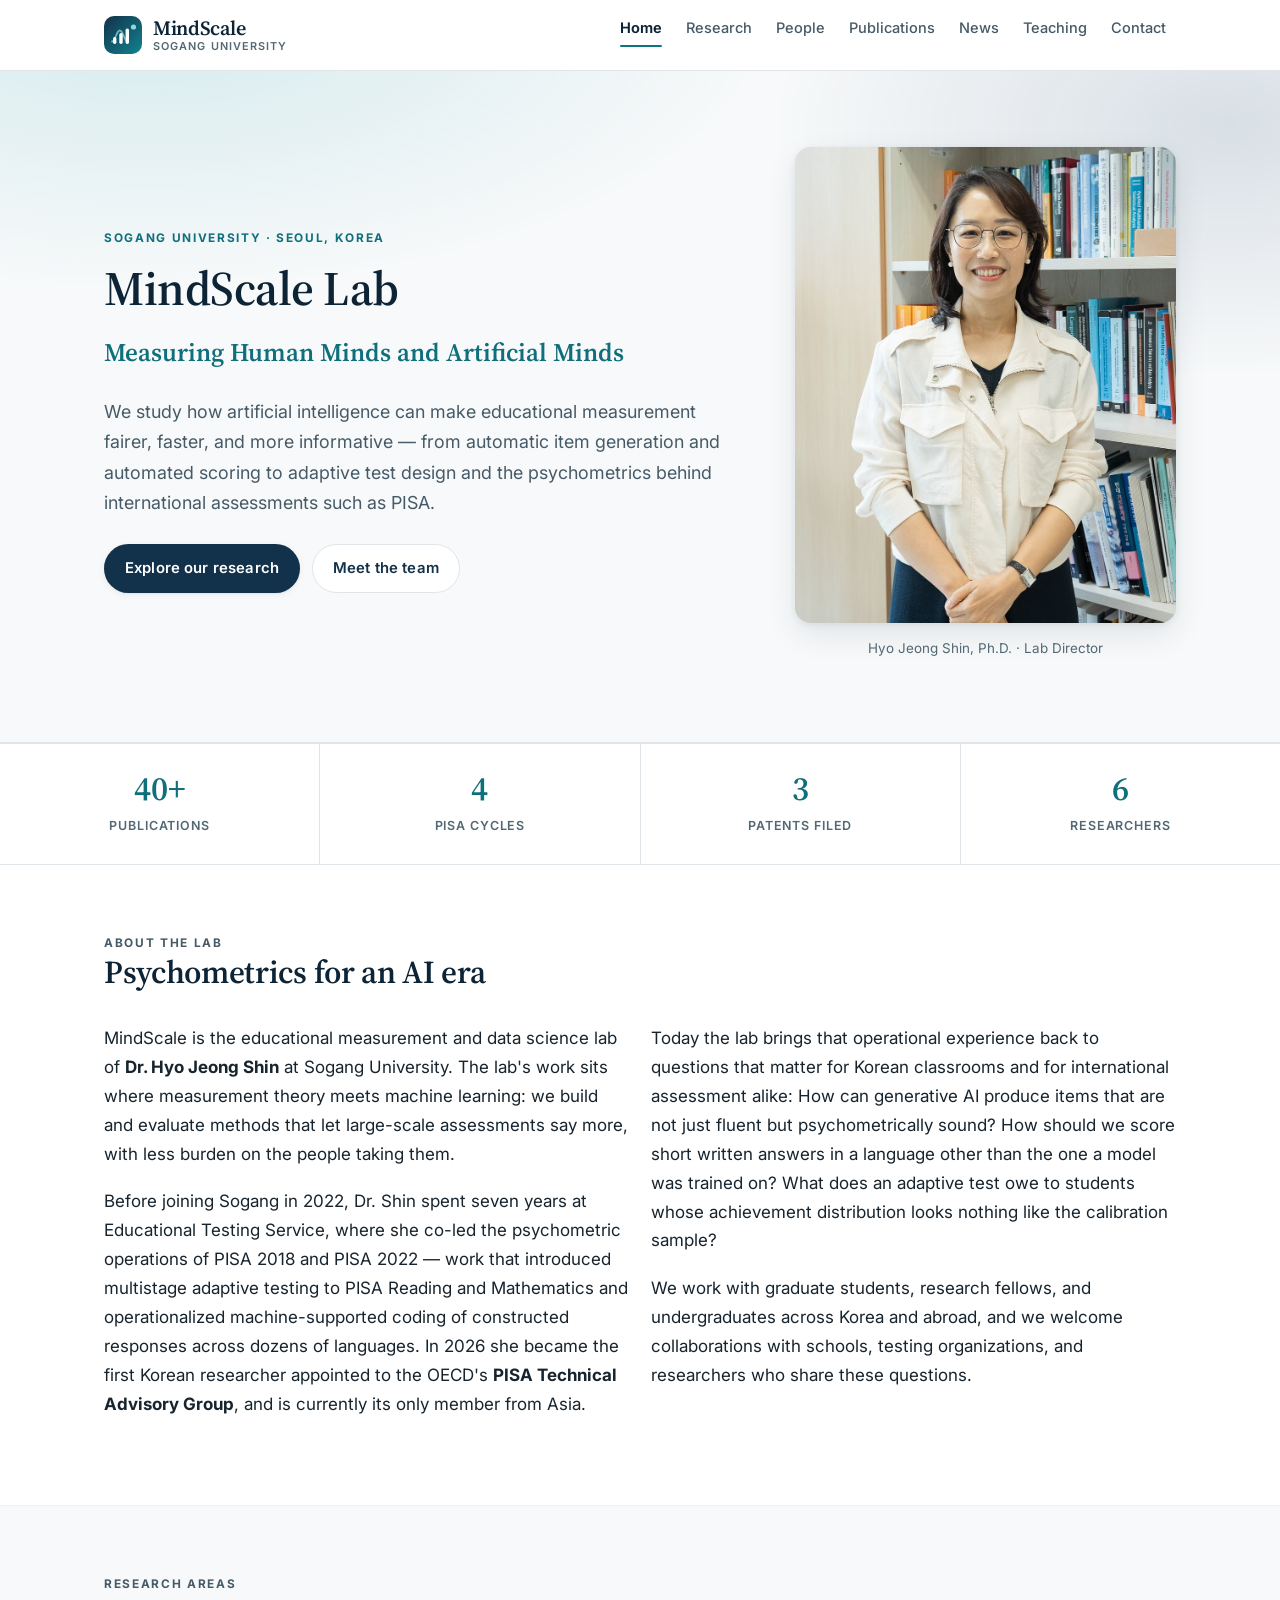
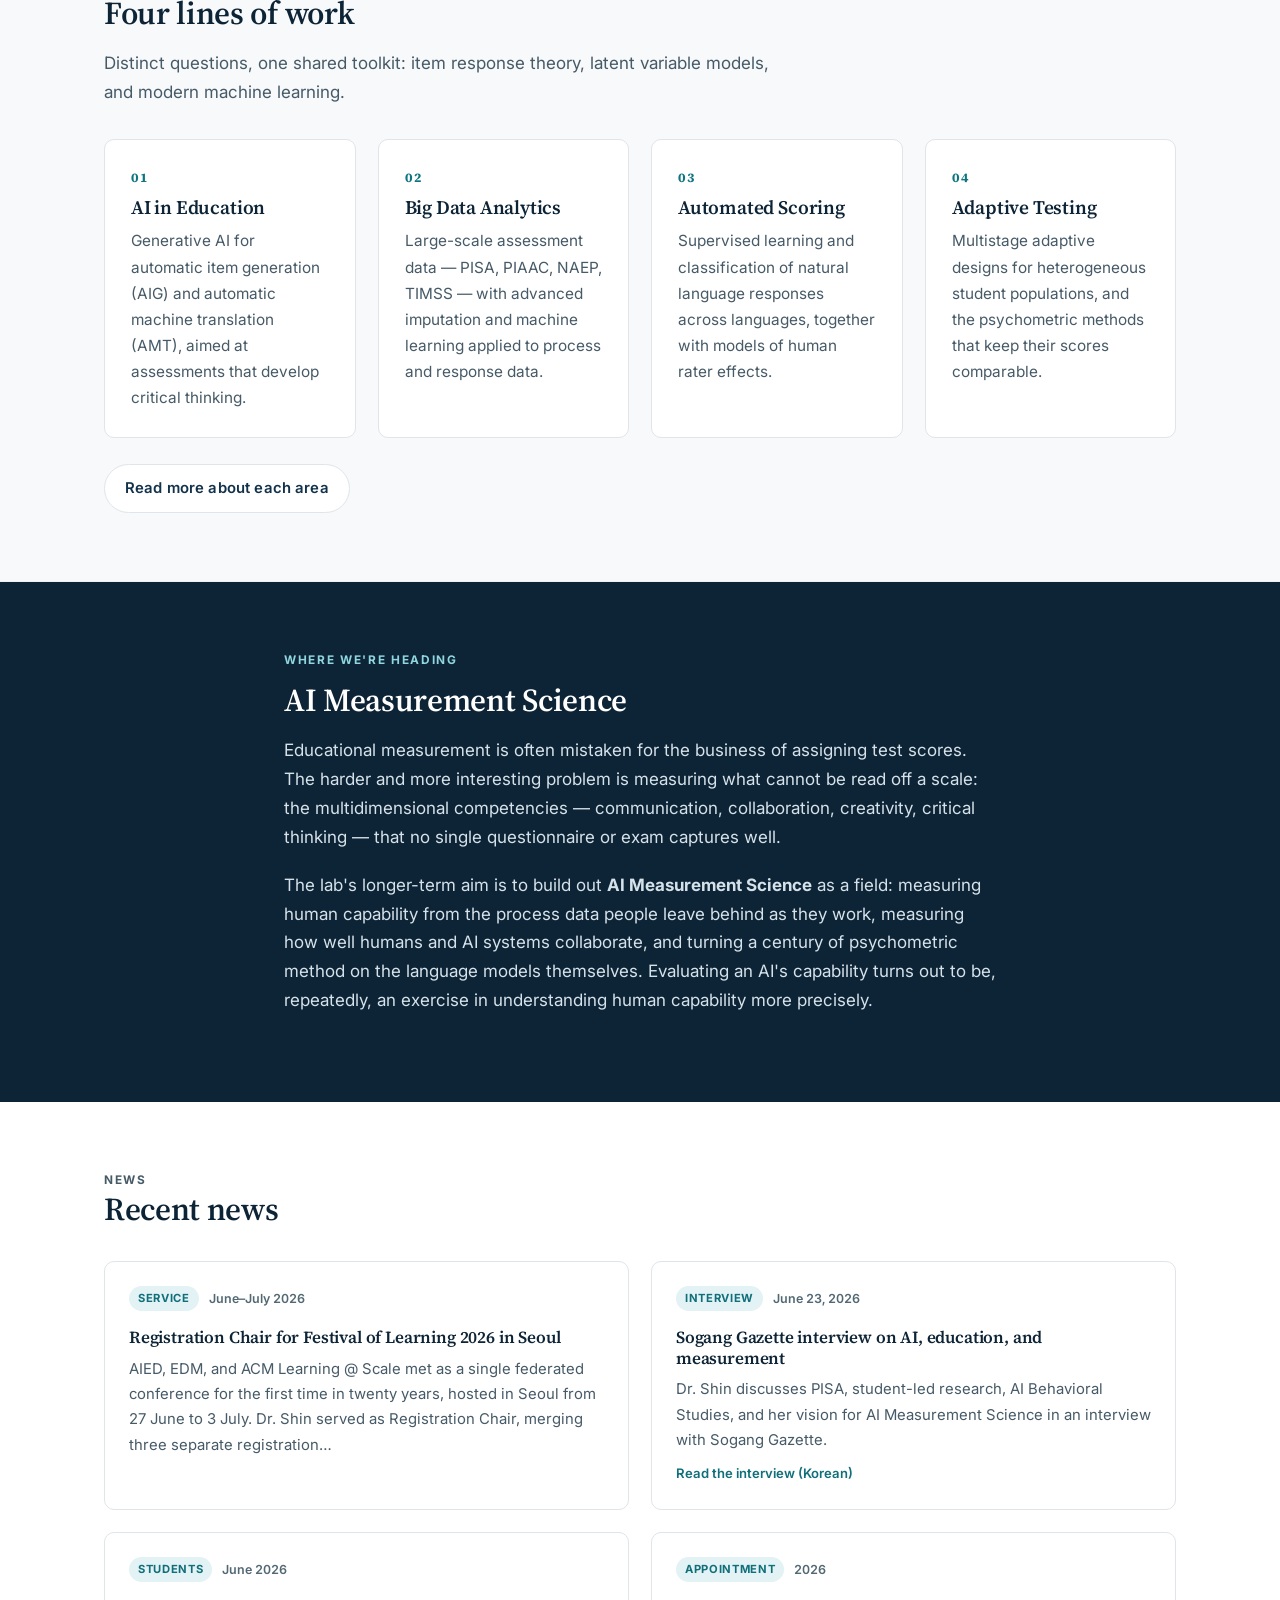
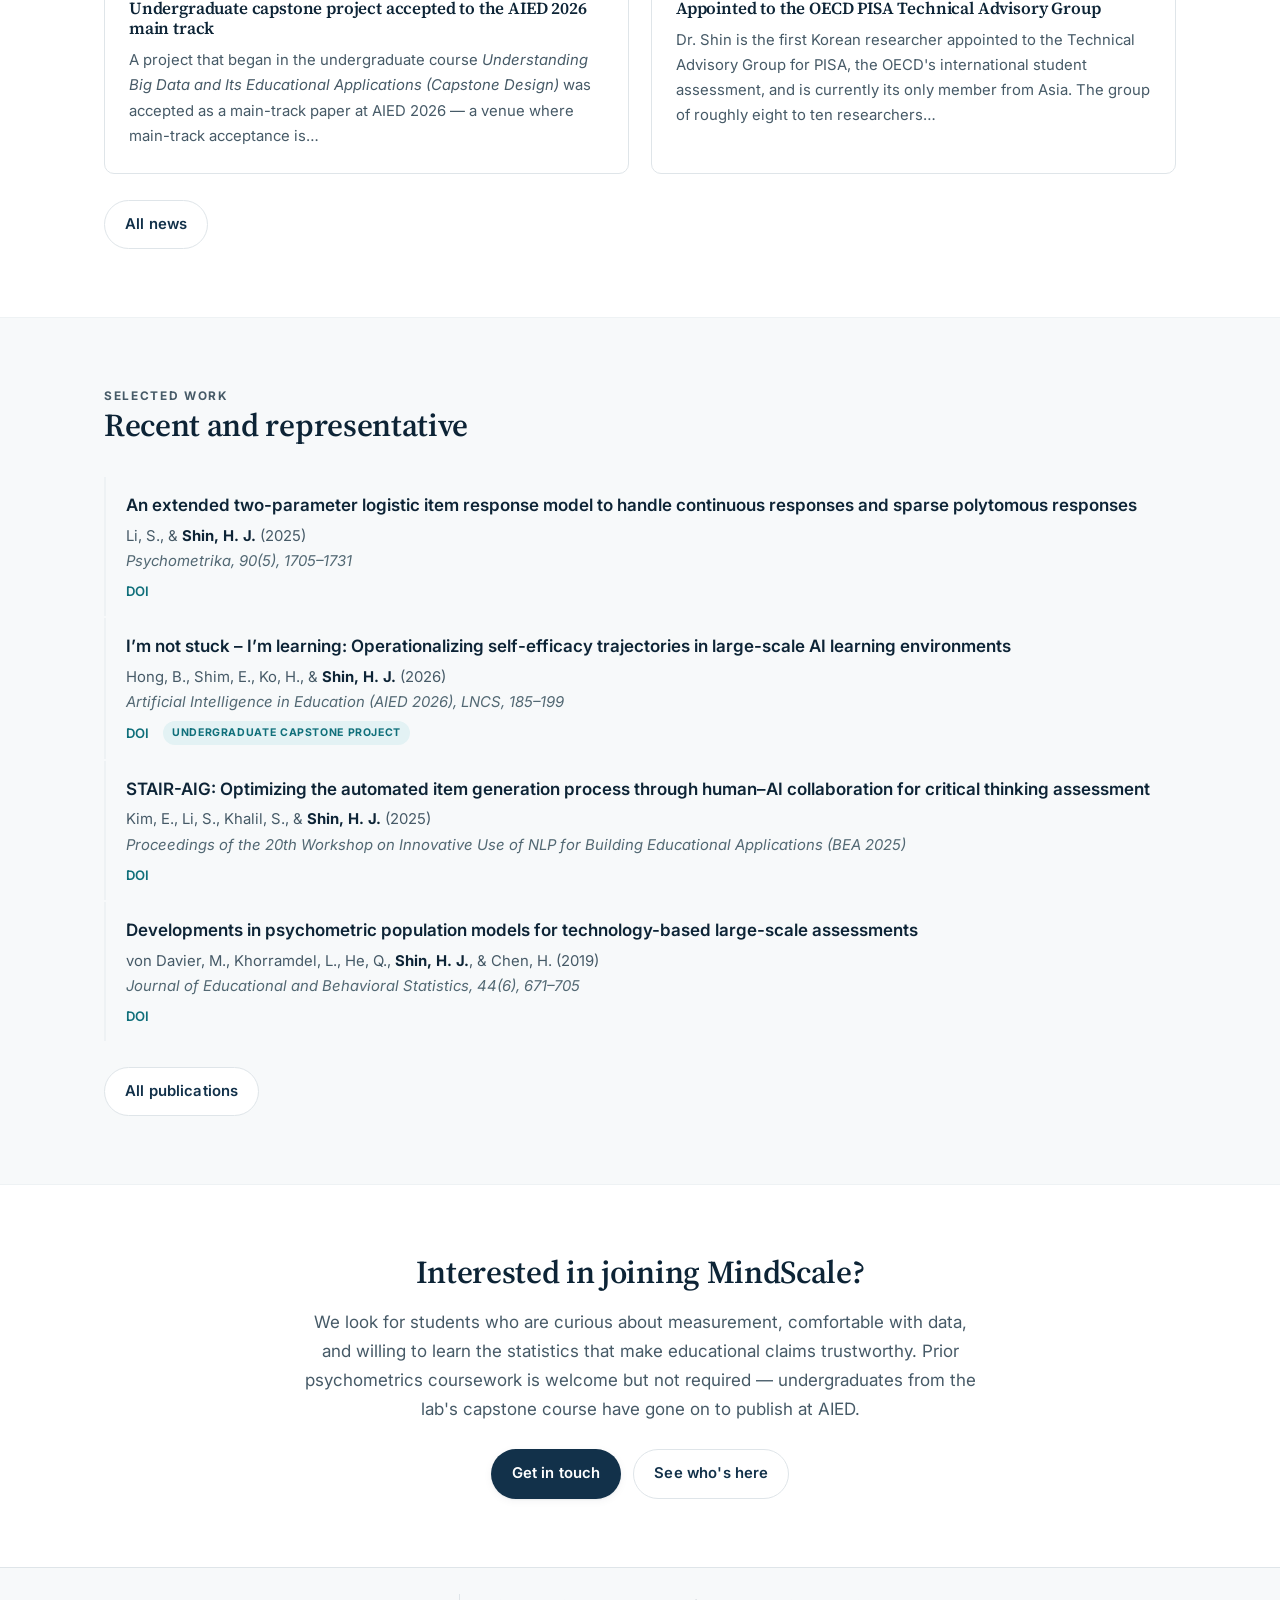
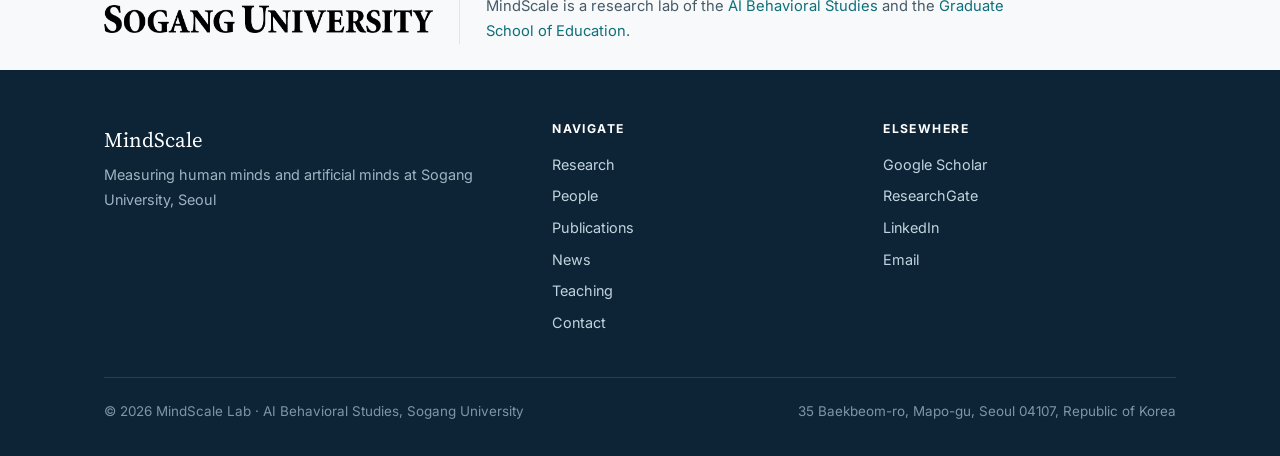
<file: index.html>
<!DOCTYPE html>
<html lang="en">
<head>
<meta charset="utf-8">
<meta name="viewport" content="width=device-width, initial-scale=1">
<title>MindScale Lab — Hyo Jeong Shin, Sogang University</title>
<meta name="description" content="MindScale is the educational measurement and data science lab of Dr. Hyo Jeong Shin at Sogang University, working on AI in education, automated scoring, adaptive testing, and large-scale assessment.">
<meta property="og:title" content="MindScale Lab — Hyo Jeong Shin, Sogang University">
<meta property="og:description" content="MindScale is the educational measurement and data science lab of Dr. Hyo Jeong Shin at Sogang University, working on AI in education, automated scoring, adaptive testing, and large-scale assessment.">
<meta property="og:type" content="website">
<meta property="og:image" content="https://choiandshin.github.io/mindscale/assets/img/portrait.jpg">
<meta property="og:image:alt" content="Hyo Jeong Shin, director of the MindScale Lab">
<meta property="og:site_name" content="MindScale Lab">
<meta property="og:locale" content="en_US">
<meta property="og:url" content="https://choiandshin.github.io/mindscale/">
<link rel="canonical" href="https://choiandshin.github.io/mindscale/">
<link rel="icon" href="data:image/svg+xml,%3Csvg xmlns='http://www.w3.org/2000/svg' viewBox='0 0 38 38'%3E%3Crect width='38' height='38' rx='10' fill='%2312314a'/%3E%3Crect x='9' y='21' width='3.4' height='7' rx='1.7' fill='white'/%3E%3Crect x='15.3' y='17' width='3.4' height='11' rx='1.7' fill='white'/%3E%3Crect x='21.6' y='12.5' width='3.4' height='15.5' rx='1.7' fill='white'/%3E%3Ccircle cx='29.5' cy='11' r='2.6' fill='%2312838f'/%3E%3C/svg%3E">
<link rel="preconnect" href="https://fonts.googleapis.com">
<link rel="preconnect" href="https://fonts.gstatic.com" crossorigin>
<link href="https://fonts.googleapis.com/css2?family=Inter:wght@400;500;600;700&family=Source+Serif+4:ital,opsz,wght@0,8..60,400;0,8..60,600;1,8..60,400&family=Noto+Sans+KR:wght@400;500&display=swap" rel="stylesheet">
<link rel="stylesheet" href="assets/css/style.css?v=tagline-2">
</head>
<body>
<!-- HEADER:START -->
  <a class="skip-link" href="#main">Skip to content</a>
  <header class="site-header">
    <nav class="wrap nav" aria-label="Main">
      <a class="brand" href="index.html">
        <svg class="brand-mark" width="38" height="38" viewBox="0 0 38 38" fill="none" aria-hidden="true">
  <defs>
    <linearGradient id="msg" x1="0" y1="0" x2="38" y2="38" gradientUnits="userSpaceOnUse">
      <stop stop-color="#12314a"/><stop offset="1" stop-color="#12838f"/>
    </linearGradient>
  </defs>
  <rect width="38" height="38" rx="10" fill="url(#msg)"/>
  <path d="M8 25.5c3.6 0 4.2-11 7.8-11s4.2 11 7.8 11" stroke="#8fd6de" stroke-width="1.8"
        stroke-linecap="round" opacity=".75" fill="none"/>
  <rect x="9"  y="21" width="3.4" height="7"  rx="1.7" fill="#ffffff"/>
  <rect x="15.3" y="17" width="3.4" height="11" rx="1.7" fill="#ffffff"/>
  <rect x="21.6" y="12.5" width="3.4" height="15.5" rx="1.7" fill="#ffffff"/>
  <circle cx="29.5" cy="11" r="2.6" fill="#8fd6de"/>
</svg>
        <span class="brand-text">
          <span class="brand-name">MindScale</span>
          <span class="brand-sub">Sogang University</span>
        </span>
      </a>
      <ul class="nav-links" id="main-navigation">
        <li><a href="index.html" class="is-active" aria-current="page">Home</a></li>
        <li><a href="research.html">Research</a></li>
        <li><a href="people.html">People</a></li>
        <li><a href="publications.html">Publications</a></li>
        <li><a href="news.html">News</a></li>
        <li><a href="teaching.html">Teaching</a></li>
        <li><a href="contact.html">Contact</a></li>
      </ul>
      <button class="nav-toggle" type="button" aria-label="Menu" aria-expanded="false" aria-controls="main-navigation"><span></span></button>
    </nav>
  </header>
<!-- HEADER:END -->
  <main id="main">

    <section class="hero">
      <div class="wrap hero-grid">
        <div>
          <p class="eyebrow">Sogang University &middot; Seoul, Korea</p>
          <h1>MindScale Lab</h1>
          <p class="hero-tag">Measuring Human Minds and Artificial Minds</p>
          <p class="lede">We study how artificial intelligence can make educational measurement fairer,
          faster, and more informative &mdash; from automatic item generation and automated scoring to
          adaptive test design and the psychometrics behind international assessments such as PISA.</p>
          <div class="btn-row">
            <a class="btn btn-primary" href="research.html">Explore our research</a>
            <a class="btn btn-ghost" href="people.html">Meet the team</a>
          </div>
        </div>
        <div class="portrait-frame">
          <img class="portrait" src="assets/img/portrait.jpg" width="900" height="1125" fetchpriority="high"
               alt="Hyo Jeong Shin, director of the MindScale Lab">
          <p class="portrait-caption">Hyo Jeong Shin, Ph.D. &middot; Lab Director</p>
        </div>
      </div>
    </section>

    <section class="stats" aria-label="Lab at a glance">
      <div class="stat"><div class="stat-num">40+</div><div class="stat-label">Publications</div></div>
      <div class="stat"><div class="stat-num">4</div><div class="stat-label">PISA cycles</div></div>
      <div class="stat"><div class="stat-num">3</div><div class="stat-label">Patents filed</div></div>
      <div class="stat"><div class="stat-num">6</div><div class="stat-label">Researchers</div></div>
    </section>

    <section class="section">
      <div class="wrap">
        <div class="section-head">
          <p class="eyebrow">About the lab</p>
          <h2>Psychometrics for an AI era</h2>
        </div>
        <div class="grid grid-2">
          <div>
            <p>MindScale is the educational measurement and data science lab of <strong>Dr. Hyo Jeong
            Shin</strong> at Sogang University. The lab's work sits where measurement theory meets machine
            learning: we build and evaluate methods that let large-scale assessments say more, with less
            burden on the people taking them.</p>
            <p>Before joining Sogang in 2022, Dr. Shin spent seven years at Educational Testing Service,
            where she co-led the psychometric operations of PISA 2018 and PISA 2022 &mdash; work that
            introduced multistage adaptive testing to PISA Reading and Mathematics and operationalized
            machine-supported coding of constructed responses across dozens of languages. In 2026 she became
            the first Korean researcher appointed to the OECD's <strong>PISA Technical Advisory Group</strong>,
            and is currently its only member from Asia.</p>
          </div>
          <div>
            <p>Today the lab brings that operational experience back to questions that matter for Korean
            classrooms and for international assessment alike: How can generative AI produce items that are
            not just fluent but psychometrically sound? How should we score short written answers in a
            language other than the one a model was trained on? What does an adaptive test owe to students
            whose achievement distribution looks nothing like the calibration sample?</p>
            <p>We work with graduate students, research fellows, and undergraduates across Korea and abroad,
            and we welcome collaborations with schools, testing organizations, and researchers who share
            these questions.</p>
          </div>
        </div>
      </div>
    </section>

    <section class="section section--warm">
      <div class="wrap">
        <div class="section-head">
          <p class="eyebrow">Research areas</p>
          <h2>Four lines of work</h2>
          <p>Distinct questions, one shared toolkit: item response theory, latent variable models, and modern
          machine learning.</p>
        </div>
        <div class="grid grid-4">
          <article class="card">
            <div class="card-num">01</div>
            <h3>AI in Education</h3>
            <p>Generative AI for automatic item generation (AIG) and automatic machine translation (AMT),
            aimed at assessments that develop critical thinking.</p>
          </article>
          <article class="card">
            <div class="card-num">02</div>
            <h3>Big Data Analytics</h3>
            <p>Large-scale assessment data &mdash; PISA, PIAAC, NAEP, TIMSS &mdash; with advanced imputation
            and machine learning applied to process and response data.</p>
          </article>
          <article class="card">
            <div class="card-num">03</div>
            <h3>Automated Scoring</h3>
            <p>Supervised learning and classification of natural language responses across languages,
            together with models of human rater effects.</p>
          </article>
          <article class="card">
            <div class="card-num">04</div>
            <h3>Adaptive Testing</h3>
            <p>Multistage adaptive designs for heterogeneous student populations, and the psychometric
            methods that keep their scores comparable.</p>
          </article>
        </div>
        <div class="btn-row">
          <a class="btn btn-ghost" href="research.html">Read more about each area</a>
        </div>
      </div>
    </section>

    <section class="section section--deep">
      <div class="wrap wrap-narrow">
        <div>
          <p class="eyebrow" style="color:#8fd6de">Where we're heading</p>
          <h2>AI Measurement Science</h2>
          <p>Educational measurement is often mistaken for the business of assigning test scores. The harder
          and more interesting problem is measuring what cannot be read off a scale: the multidimensional
          competencies &mdash; communication, collaboration, creativity, critical thinking &mdash; that no
          single questionnaire or exam captures well.</p>
          <p>The lab's longer-term aim is to build out <strong>AI Measurement Science</strong> as a field:
          measuring human capability from the process data people leave behind as they work, measuring how
          well humans and AI systems collaborate, and turning a century of psychometric method on the
          language models themselves. Evaluating an AI's capability turns out to be, repeatedly, an exercise
          in understanding human capability more precisely.</p>
        </div>
      </div>
    </section>

    <section class="section">
      <div class="wrap">
        <div class="section-head">
          <p class="eyebrow">News</p>
          <h2>Recent news</h2>
        </div>
        <div class="grid grid-2">
          <article class="news-card">
            <div class="news-meta"><span class="tag">Service</span><span class="news-date">June–July 2026</span></div>
            <h3>Registration Chair for Festival of Learning 2026 in Seoul</h3>
            <p>AIED, EDM, and ACM Learning @ Scale met as a single federated conference for the first time in twenty years, hosted in Seoul from 27 June to 3 July. Dr. Shin served as Registration Chair, merging three separate registration&hellip;</p>
          </article>
          <article class="news-card">
            <div class="news-meta"><span class="tag">Interview</span><time class="news-date" datetime="2026-06-23">June 23, 2026</time></div>
            <h3>Sogang Gazette interview on AI, education, and measurement</h3>
            <p>Dr. Shin discusses PISA, student-led research, AI Behavioral Studies, and her vision for AI Measurement Science in an interview with Sogang Gazette.</p>
            <div class="pub-links"><a href="https://www.sogang.ac.kr/ko/gazette/details-page/572/937751" rel="noopener">Read the interview (Korean)</a></div>
          </article>
          <article class="news-card">
            <div class="news-meta"><span class="tag">Students</span><span class="news-date">June 2026</span></div>
            <h3>Undergraduate capstone project accepted to the AIED 2026 main track</h3>
            <p>A project that began in the undergraduate course <em>Understanding Big Data and Its Educational Applications (Capstone Design)</em> was accepted as a main-track paper at AIED 2026 &mdash; a venue where main-track acceptance is&hellip;</p>
          </article>
          <article class="news-card">
            <div class="news-meta"><span class="tag">Appointment</span><span class="news-date">2026</span></div>
            <h3>Appointed to the OECD PISA Technical Advisory Group</h3>
            <p>Dr. Shin is the first Korean researcher appointed to the Technical Advisory Group for PISA, the OECD's international student assessment, and is currently its only member from Asia. The group of roughly eight to ten researchers&hellip;</p>
          </article>
        </div>
        <div class="btn-row">
          <a class="btn btn-ghost" href="news.html">All news</a>
        </div>
      </div>
    </section>

    <section class="section section--warm">
      <div class="wrap">
        <div class="section-head">
          <p class="eyebrow">Selected work</p>
          <h2>Recent and representative</h2>
        </div>
        <div class="pub">
          <span class="pub-title">An extended two-parameter logistic item response model to handle continuous responses and sparse polytomous responses</span>
          <span class="pub-authors">Li, S., &amp; <span class="me">Shin, H. J.</span> (2025)</span>
          <span class="pub-venue">Psychometrika, 90(5), 1705&ndash;1731</span>
          <div class="pub-links"><a href="https://doi.org/10.1017/psy.2025.10044" rel="noopener">DOI</a></div>
        </div>
        <div class="pub">
          <span class="pub-title">I&rsquo;m not stuck &ndash; I&rsquo;m learning: Operationalizing self-efficacy trajectories in large-scale AI learning environments</span>
          <span class="pub-authors">Hong, B., Shim, E., Ko, H., &amp; <span class="me">Shin, H. J.</span> (2026)</span>
          <span class="pub-venue">Artificial Intelligence in Education (AIED 2026), LNCS, 185&ndash;199</span>
          <div class="pub-links"><a href="https://doi.org/10.1007/978-3-032-29763-1_13" rel="noopener">DOI</a><span class="tag">Undergraduate capstone project</span></div>
        </div>
        <div class="pub">
          <span class="pub-title">STAIR-AIG: Optimizing the automated item generation process through human&ndash;AI collaboration for critical thinking assessment</span>
          <span class="pub-authors">Kim, E., Li, S., Khalil, S., &amp; <span class="me">Shin, H. J.</span> (2025)</span>
          <span class="pub-venue">Proceedings of the 20th Workshop on Innovative Use of NLP for Building Educational Applications (BEA 2025)</span>
          <div class="pub-links"><a href="https://doi.org/10.18653/v1/2025.bea-1.69" rel="noopener">DOI</a></div>
        </div>
        <div class="pub">
          <span class="pub-title">Developments in psychometric population models for technology-based large-scale assessments</span>
          <span class="pub-authors">von Davier, M., Khorramdel, L., He, Q., <span class="me">Shin, H. J.</span>, &amp; Chen, H. (2019)</span>
          <span class="pub-venue">Journal of Educational and Behavioral Statistics, 44(6), 671&ndash;705</span>
          <div class="pub-links"><a href="https://doi.org/10.3102/1076998619881789" rel="noopener">DOI</a></div>
        </div>
        <div class="btn-row">
          <a class="btn btn-ghost" href="publications.html">All publications</a>
        </div>
      </div>
    </section>

    <section class="section">
      <div class="wrap wrap-narrow" style="text-align:center">
        <h2>Interested in joining MindScale?</h2>
        <p style="max-width:62ch;margin-inline:auto;color:var(--ink-soft)">We look for students who are
        curious about measurement, comfortable with data, and willing to learn the statistics that make
        educational claims trustworthy. Prior psychometrics coursework is welcome but not required &mdash;
        undergraduates from the lab's capstone course have gone on to publish at AIED.</p>
        <div class="btn-row" style="justify-content:center">
          <a class="btn btn-primary" href="contact.html">Get in touch</a>
          <a class="btn btn-ghost" href="people.html">See who's here</a>
        </div>
      </div>
    </section>

  </main>
<!-- FOOTER:START -->
  <section class="affiliation">
    <div class="wrap affiliation-inner">
      <a class="uni-logo-link" href="https://www.sogang.ac.kr/" rel="noopener" aria-label="Sogang University">
        <!-- Sogang University logotype. Download the official file from
             https://sogang.ac.kr/intro/symbol/s_logo.html and save the PNG as
             assets/img/sogang-logo.png. Until that file exists the image hides
             itself and only the line of text below is shown. -->
        <img class="uni-logo" src="assets/img/sogang-logo.png" alt="Sogang University" width="1129" height="96" loading="lazy" decoding="async"
             onerror="this.style.display='none'">
      </a>
      <p>MindScale is a research lab of the <a href="https://aibeh.sogang.ac.kr/" rel="noopener">AI Behavioral Studies</a>
      and the <a href="https://gsedu.sogang.ac.kr/" rel="noopener">Graduate School of Education</a>.</p>
    </div>
  </section>

  <footer class="site-footer">
    <div class="wrap">
      <div class="footer-grid">
        <div>
          <div class="footer-brand-name">MindScale</div>
          <p>Measuring human minds and artificial minds at Sogang University, Seoul</p>
        </div>
        <div>
          <h2>Navigate</h2>
          <ul>
            <li><a href="research.html">Research</a></li>
            <li><a href="people.html">People</a></li>
            <li><a href="publications.html">Publications</a></li>
            <li><a href="news.html">News</a></li>
            <li><a href="teaching.html">Teaching</a></li>
            <li><a href="contact.html">Contact</a></li>
          </ul>
        </div>
        <div>
          <h2>Elsewhere</h2>
          <ul>
            <li><a href="https://scholar.google.com/citations?user=tMMEYzYAAAAJ" rel="noopener">Google Scholar</a></li>
            <li><a href="https://www.researchgate.net/profile/Hyo-Jeong-Shin" rel="noopener">ResearchGate</a></li>
            <li><a href="https://www.linkedin.com/in/hyo-jeong-shin-42128932/" rel="noopener">LinkedIn</a></li>
            <li><a href="mailto:hshinedu@sogang.ac.kr">Email</a></li>
          </ul>
        </div>
      </div>
      <div class="footer-bottom">
        <span>&copy; <span data-current-year>2026</span> MindScale Lab &middot; AI Behavioral Studies, Sogang University</span>
        <span>35 Baekbeom-ro, Mapo-gu, Seoul 04107, Republic of Korea</span>
      </div>
    </div>
  </footer>
<!-- FOOTER:END -->
<script src="assets/js/main.js"></script>
</body>
</html>
</file>
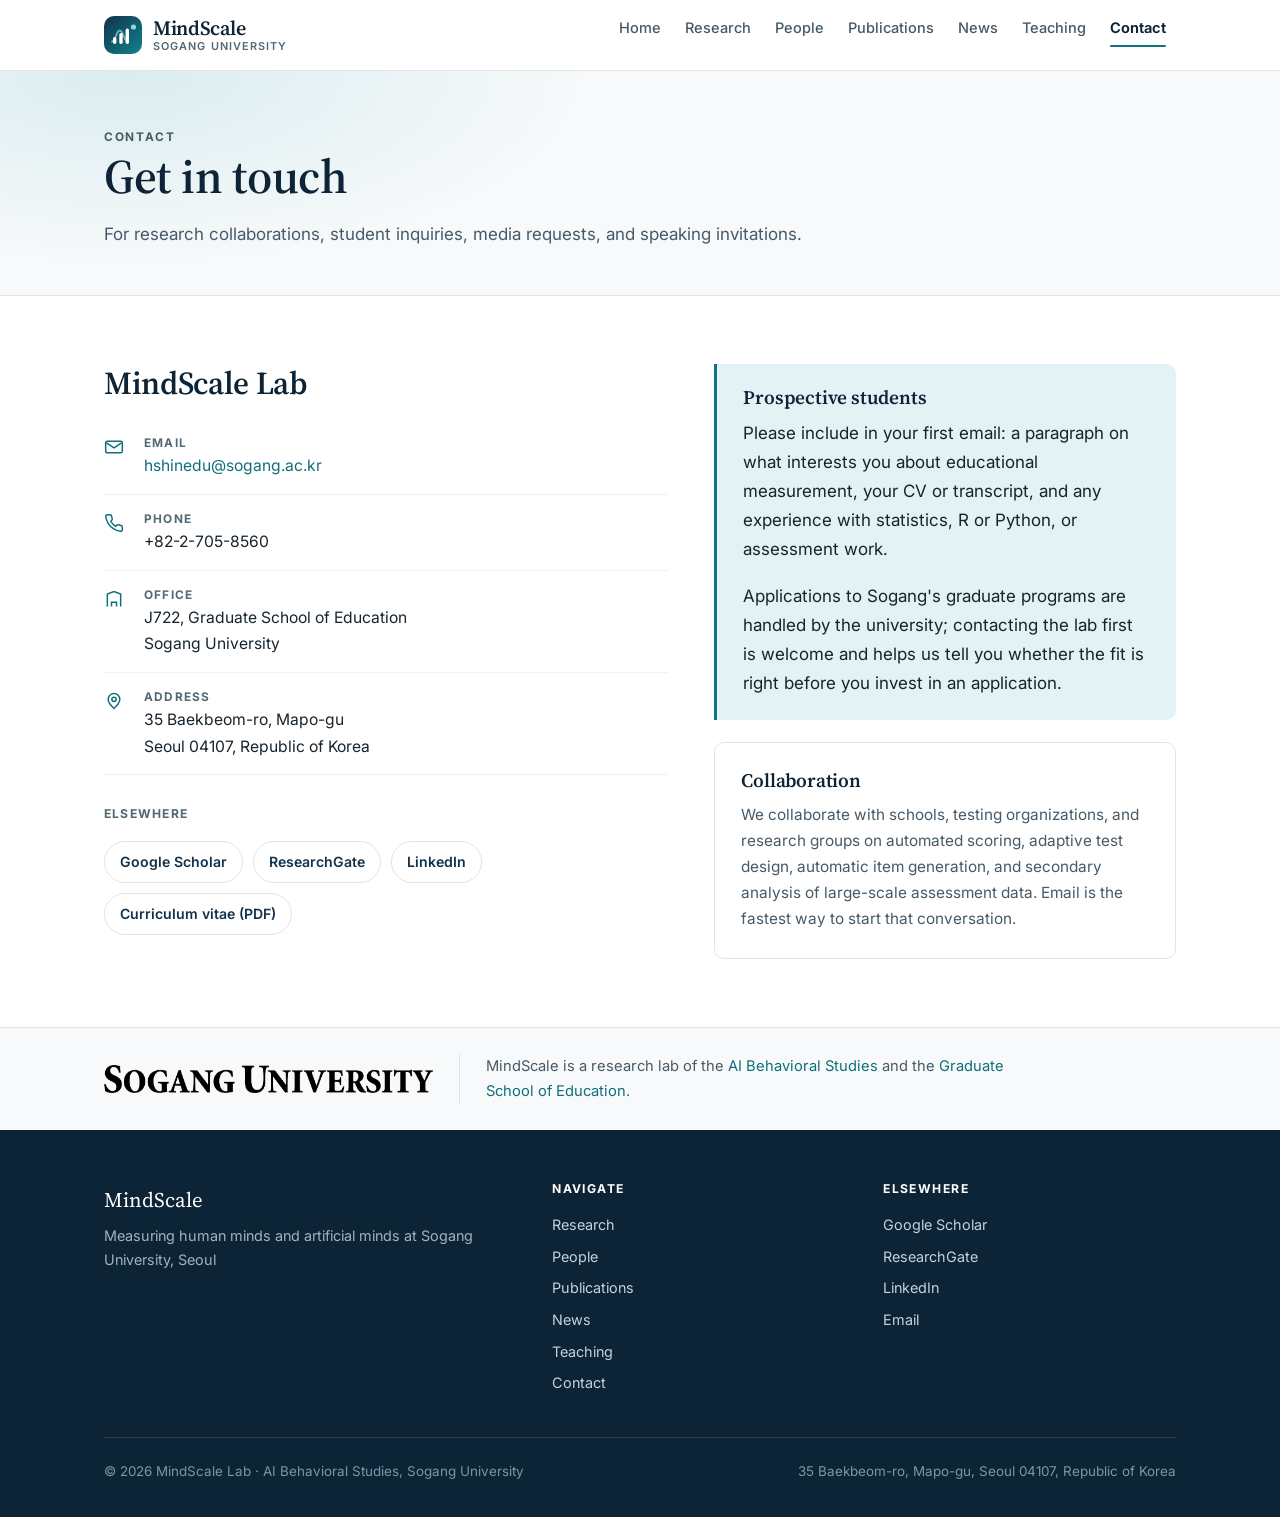
<file: contact.html>
<!DOCTYPE html>
<html lang="en">
<head>
<meta charset="utf-8">
<meta name="viewport" content="width=device-width, initial-scale=1">
<title>Contact — MindScale Lab</title>
<meta name="description" content="Contact the MindScale Lab at Sogang University: email, office, address, and information for prospective students.">
<meta property="og:title" content="Contact — MindScale Lab">
<meta property="og:description" content="Contact the MindScale Lab at Sogang University: email, office, address, and information for prospective students.">
<meta property="og:type" content="website">
<meta property="og:image" content="https://choiandshin.github.io/mindscale/assets/img/portrait.jpg">
<meta property="og:image:alt" content="Hyo Jeong Shin, director of the MindScale Lab">
<meta property="og:site_name" content="MindScale Lab">
<meta property="og:locale" content="en_US">
<meta property="og:url" content="https://choiandshin.github.io/mindscale/contact.html">
<link rel="canonical" href="https://choiandshin.github.io/mindscale/contact.html">
<link rel="icon" href="data:image/svg+xml,%3Csvg xmlns='http://www.w3.org/2000/svg' viewBox='0 0 38 38'%3E%3Crect width='38' height='38' rx='10' fill='%2312314a'/%3E%3Crect x='9' y='21' width='3.4' height='7' rx='1.7' fill='white'/%3E%3Crect x='15.3' y='17' width='3.4' height='11' rx='1.7' fill='white'/%3E%3Crect x='21.6' y='12.5' width='3.4' height='15.5' rx='1.7' fill='white'/%3E%3Ccircle cx='29.5' cy='11' r='2.6' fill='%2312838f'/%3E%3C/svg%3E">
<link rel="preconnect" href="https://fonts.googleapis.com">
<link rel="preconnect" href="https://fonts.gstatic.com" crossorigin>
<link href="https://fonts.googleapis.com/css2?family=Inter:wght@400;500;600;700&family=Source+Serif+4:ital,opsz,wght@0,8..60,400;0,8..60,600;1,8..60,400&family=Noto+Sans+KR:wght@400;500&display=swap" rel="stylesheet">
<link rel="stylesheet" href="assets/css/style.css">
</head>
<body>
<!-- HEADER:START -->
  <a class="skip-link" href="#main">Skip to content</a>
  <header class="site-header">
    <nav class="wrap nav" aria-label="Main">
      <a class="brand" href="index.html">
        <svg class="brand-mark" width="38" height="38" viewBox="0 0 38 38" fill="none" aria-hidden="true">
  <defs>
    <linearGradient id="msg" x1="0" y1="0" x2="38" y2="38" gradientUnits="userSpaceOnUse">
      <stop stop-color="#12314a"/><stop offset="1" stop-color="#12838f"/>
    </linearGradient>
  </defs>
  <rect width="38" height="38" rx="10" fill="url(#msg)"/>
  <path d="M8 25.5c3.6 0 4.2-11 7.8-11s4.2 11 7.8 11" stroke="#8fd6de" stroke-width="1.8"
        stroke-linecap="round" opacity=".75" fill="none"/>
  <rect x="9"  y="21" width="3.4" height="7"  rx="1.7" fill="#ffffff"/>
  <rect x="15.3" y="17" width="3.4" height="11" rx="1.7" fill="#ffffff"/>
  <rect x="21.6" y="12.5" width="3.4" height="15.5" rx="1.7" fill="#ffffff"/>
  <circle cx="29.5" cy="11" r="2.6" fill="#8fd6de"/>
</svg>
        <span class="brand-text">
          <span class="brand-name">MindScale</span>
          <span class="brand-sub">Sogang University</span>
        </span>
      </a>
      <ul class="nav-links" id="main-navigation">
        <li><a href="index.html">Home</a></li>
        <li><a href="research.html">Research</a></li>
        <li><a href="people.html">People</a></li>
        <li><a href="publications.html">Publications</a></li>
        <li><a href="news.html">News</a></li>
        <li><a href="teaching.html">Teaching</a></li>
        <li><a href="contact.html" class="is-active" aria-current="page">Contact</a></li>
      </ul>
      <button class="nav-toggle" type="button" aria-label="Menu" aria-expanded="false" aria-controls="main-navigation"><span></span></button>
    </nav>
  </header>
<!-- HEADER:END -->
  <main id="main">

    <section class="page-banner">
      <div class="wrap">
        <p class="eyebrow">Contact</p>
        <h1>Get in touch</h1>
        <p>For research collaborations, student inquiries, media requests, and speaking invitations.</p>
      </div>
    </section>

    <section class="section">
      <div class="wrap contact-grid">
        <div>
          <h2>MindScale Lab</h2>
          <div class="contact-item">
            <svg width="20" height="20" viewBox="0 0 24 24" fill="none" stroke="currentColor" stroke-width="1.8"><rect x="2" y="5" width="20" height="14" rx="2"/><path d="m3 7 9 6 9-6"/></svg>
            <div>
              <div class="label">Email</div>
              <div class="value"><a href="mailto:hshinedu@sogang.ac.kr">hshinedu@sogang.ac.kr</a></div>
            </div>
          </div>
          <div class="contact-item">
            <svg width="20" height="20" viewBox="0 0 24 24" fill="none" stroke="currentColor" stroke-width="1.8"><path d="M22 16.9v3a2 2 0 0 1-2.2 2 19.8 19.8 0 0 1-8.6-3.1 19.5 19.5 0 0 1-6-6A19.8 19.8 0 0 1 2.1 4.2 2 2 0 0 1 4.1 2h3a2 2 0 0 1 2 1.7c.1 1 .4 1.9.7 2.8a2 2 0 0 1-.5 2.1L8.1 9.9a16 16 0 0 0 6 6l1.3-1.3a2 2 0 0 1 2.1-.4c.9.3 1.8.6 2.8.7a2 2 0 0 1 1.7 2Z"/></svg>
            <div>
              <div class="label">Phone</div>
              <div class="value">+82-2-705-8560</div>
            </div>
          </div>
          <div class="contact-item">
            <svg width="20" height="20" viewBox="0 0 24 24" fill="none" stroke="currentColor" stroke-width="1.8"><path d="M4 21V6l8-3 8 3v15"/><path d="M9 21v-5h6v5"/><path d="M9 10h.01M15 10h.01"/></svg>
            <div>
              <div class="label">Office</div>
              <div class="value">J722, Graduate School of Education<br>Sogang University</div>
            </div>
          </div>
          <div class="contact-item">
            <svg width="20" height="20" viewBox="0 0 24 24" fill="none" stroke="currentColor" stroke-width="1.8"><path d="M12 21s7-6.3 7-11a7 7 0 1 0-14 0c0 4.7 7 11 7 11Z"/><circle cx="12" cy="10" r="2.6"/></svg>
            <div>
              <div class="label">Address</div>
              <div class="value">35 Baekbeom-ro, Mapo-gu<br>Seoul 04107, Republic of Korea</div>
            </div>
          </div>

          <h3 class="mini-head" style="margin-top:2rem">Elsewhere</h3>
          <div class="link-row">
            <a class="link-pill" href="https://scholar.google.com/citations?user=tMMEYzYAAAAJ" rel="noopener">Google Scholar</a>
            <a class="link-pill" href="https://www.researchgate.net/profile/Hyo-Jeong-Shin" rel="noopener">ResearchGate</a>
            <a class="link-pill" href="https://www.linkedin.com/in/hyo-jeong-shin-42128932/" rel="noopener">LinkedIn</a>
            <a class="link-pill" href="cv.pdf">Curriculum vitae (PDF)</a>
          </div>
          <!-- TODO: drop your CV in the site folder as cv.pdf. Until that file exists
               the "Curriculum vitae" link above will 404. -->
        </div>

        <div>
          <div class="callout">
            <h2 style="font-size:1.2rem">Prospective students</h2>
            <p>Please include in your first email: a paragraph on what interests you about educational
            measurement, your CV or transcript, and any experience with statistics, R or Python, or
            assessment work.</p>
            <p>Applications to Sogang's graduate programs are handled by the university; contacting the lab
            first is welcome and helps us tell you whether the fit is right before you invest in an
            application.</p>
          </div>

          <div class="card" style="margin-top:22px">
            <h2 style="font-size:1.2rem">Collaboration</h2>
            <p>We collaborate with schools, testing organizations, and research groups on automated scoring,
            adaptive test design, automatic item generation, and secondary analysis of large-scale
            assessment data. Email is the fastest way to start that conversation.</p>
          </div>
        </div>
      </div>
    </section>

  </main>
<!-- FOOTER:START -->
  <section class="affiliation">
    <div class="wrap affiliation-inner">
      <a class="uni-logo-link" href="https://www.sogang.ac.kr/" rel="noopener" aria-label="Sogang University">
        <!-- Sogang University logotype. Download the official file from
             https://sogang.ac.kr/intro/symbol/s_logo.html and save the PNG as
             assets/img/sogang-logo.png. Until that file exists the image hides
             itself and only the line of text below is shown. -->
        <img class="uni-logo" src="assets/img/sogang-logo.png" alt="Sogang University" width="1129" height="96" loading="lazy" decoding="async"
             onerror="this.style.display='none'">
      </a>
      <p>MindScale is a research lab of the <a href="https://aibeh.sogang.ac.kr/" rel="noopener">AI Behavioral Studies</a>
      and the <a href="https://gsedu.sogang.ac.kr/" rel="noopener">Graduate School of Education</a>.</p>
    </div>
  </section>

  <footer class="site-footer">
    <div class="wrap">
      <div class="footer-grid">
        <div>
          <div class="footer-brand-name">MindScale</div>
          <p>Measuring human minds and artificial minds at Sogang University, Seoul</p>
        </div>
        <div>
          <h2>Navigate</h2>
          <ul>
            <li><a href="research.html">Research</a></li>
            <li><a href="people.html">People</a></li>
            <li><a href="publications.html">Publications</a></li>
            <li><a href="news.html">News</a></li>
            <li><a href="teaching.html">Teaching</a></li>
            <li><a href="contact.html">Contact</a></li>
          </ul>
        </div>
        <div>
          <h2>Elsewhere</h2>
          <ul>
            <li><a href="https://scholar.google.com/citations?user=tMMEYzYAAAAJ" rel="noopener">Google Scholar</a></li>
            <li><a href="https://www.researchgate.net/profile/Hyo-Jeong-Shin" rel="noopener">ResearchGate</a></li>
            <li><a href="https://www.linkedin.com/in/hyo-jeong-shin-42128932/" rel="noopener">LinkedIn</a></li>
            <li><a href="mailto:hshinedu@sogang.ac.kr">Email</a></li>
          </ul>
        </div>
      </div>
      <div class="footer-bottom">
        <span>&copy; <span data-current-year>2026</span> MindScale Lab &middot; AI Behavioral Studies, Sogang University</span>
        <span>35 Baekbeom-ro, Mapo-gu, Seoul 04107, Republic of Korea</span>
      </div>
    </div>
  </footer>
<!-- FOOTER:END -->
<script src="assets/js/main.js"></script>
</body>
</html>
</file>
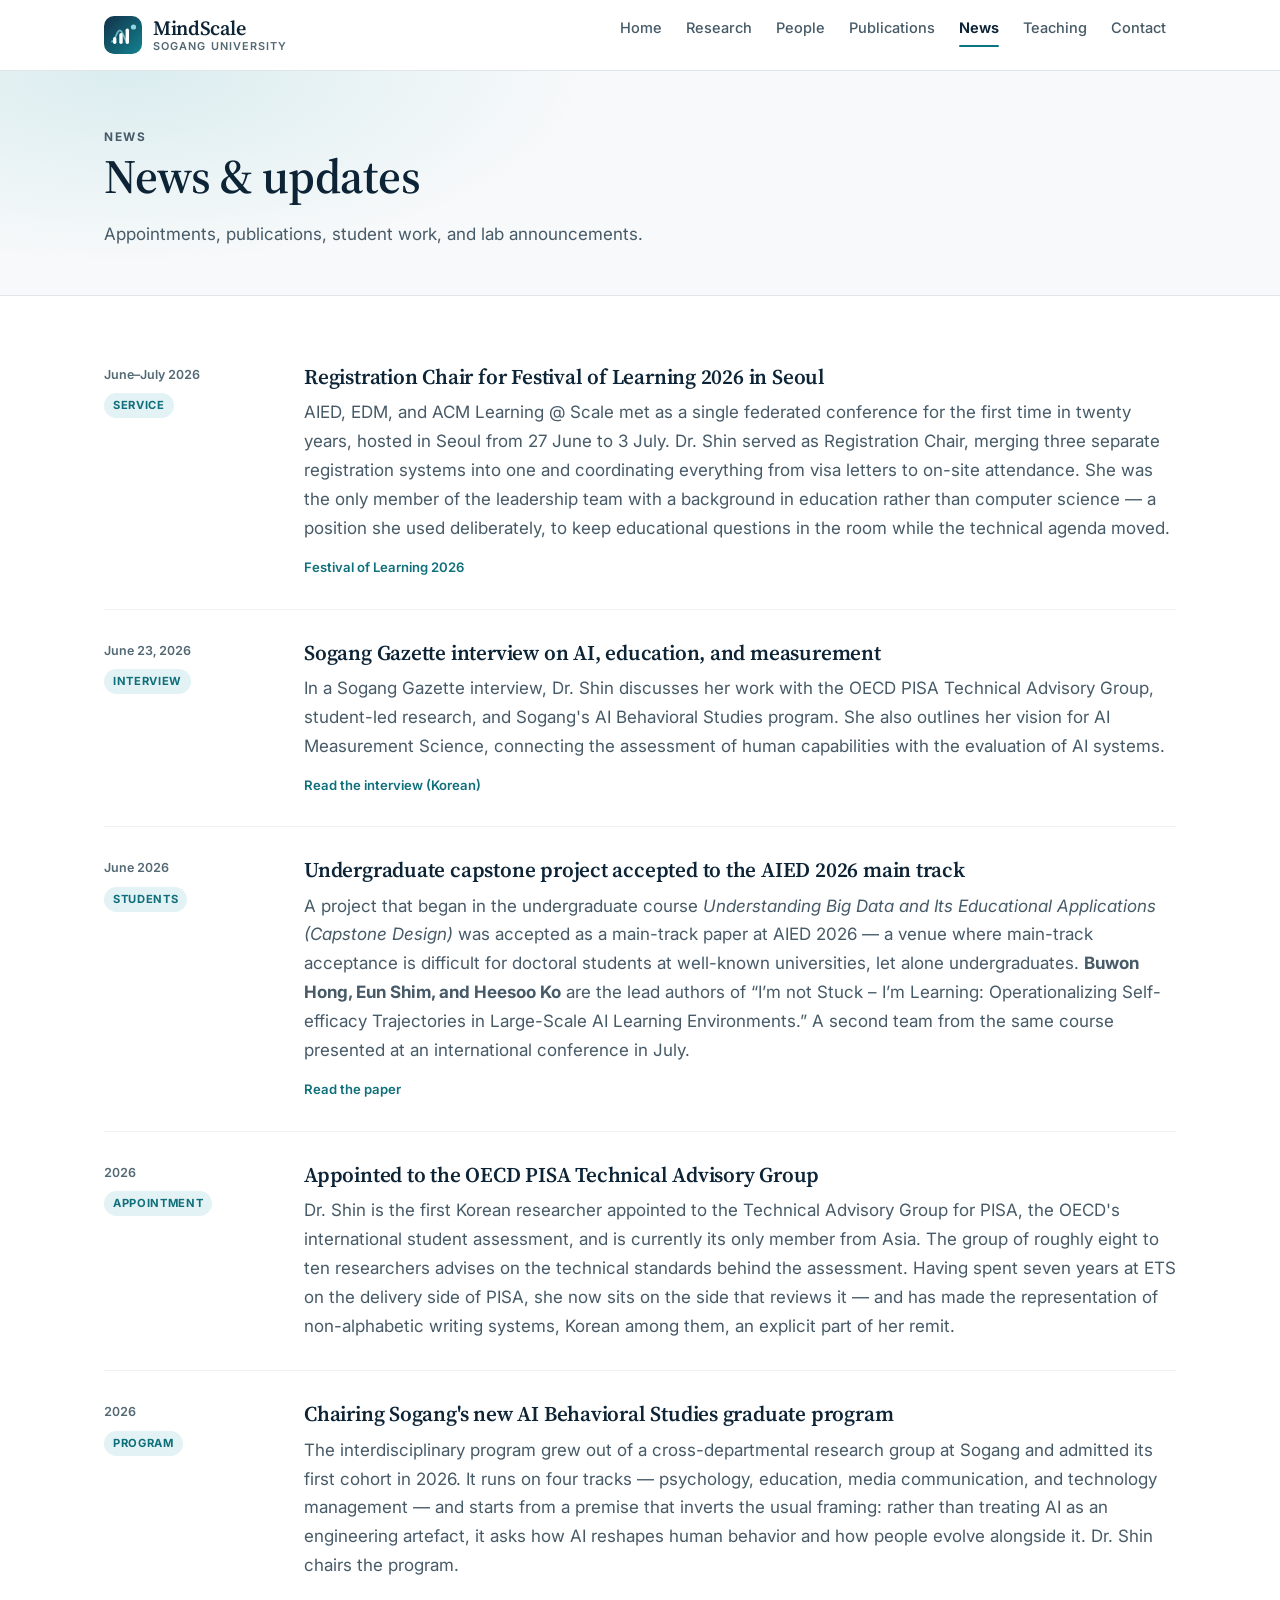
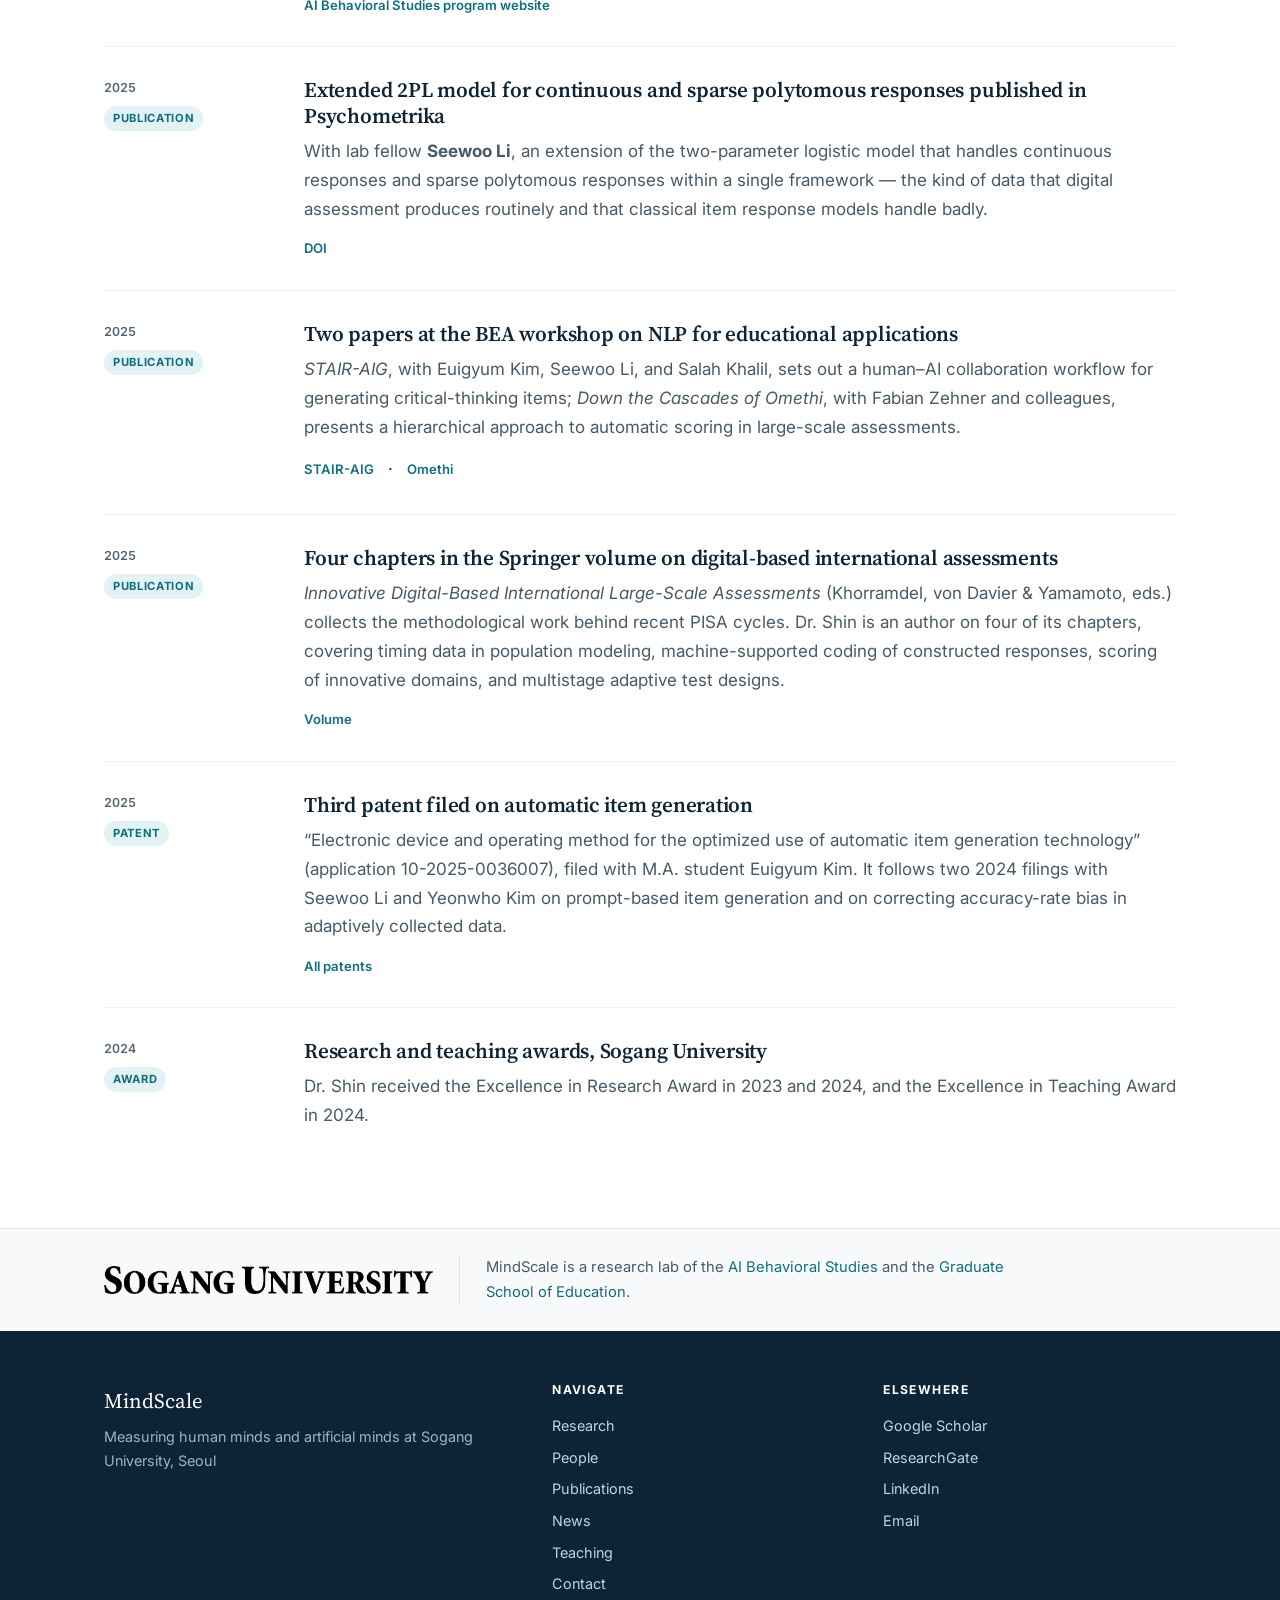
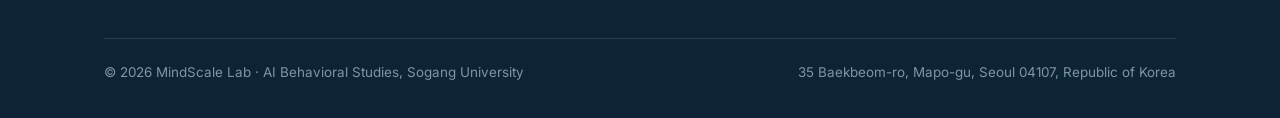
<file: news.html>
<!DOCTYPE html>
<html lang="en">
<head>
<meta charset="utf-8">
<meta name="viewport" content="width=device-width, initial-scale=1">
<title>News — MindScale Lab</title>
<meta name="description" content="News from the MindScale Lab: the PISA Technical Advisory Group appointment, Festival of Learning 2026, student publications, patents, and awards.">
<meta property="og:title" content="News — MindScale Lab">
<meta property="og:description" content="News from the MindScale Lab: the PISA Technical Advisory Group appointment, Festival of Learning 2026, student publications, patents, and awards.">
<meta property="og:type" content="website">
<meta property="og:image" content="https://choiandshin.github.io/mindscale/assets/img/portrait.jpg">
<meta property="og:image:alt" content="Hyo Jeong Shin, director of the MindScale Lab">
<meta property="og:site_name" content="MindScale Lab">
<meta property="og:locale" content="en_US">
<meta property="og:url" content="https://choiandshin.github.io/mindscale/news.html">
<link rel="canonical" href="https://choiandshin.github.io/mindscale/news.html">
<link rel="icon" href="data:image/svg+xml,%3Csvg xmlns='http://www.w3.org/2000/svg' viewBox='0 0 38 38'%3E%3Crect width='38' height='38' rx='10' fill='%2312314a'/%3E%3Crect x='9' y='21' width='3.4' height='7' rx='1.7' fill='white'/%3E%3Crect x='15.3' y='17' width='3.4' height='11' rx='1.7' fill='white'/%3E%3Crect x='21.6' y='12.5' width='3.4' height='15.5' rx='1.7' fill='white'/%3E%3Ccircle cx='29.5' cy='11' r='2.6' fill='%2312838f'/%3E%3C/svg%3E">
<link rel="preconnect" href="https://fonts.googleapis.com">
<link rel="preconnect" href="https://fonts.gstatic.com" crossorigin>
<link href="https://fonts.googleapis.com/css2?family=Inter:wght@400;500;600;700&family=Source+Serif+4:ital,opsz,wght@0,8..60,400;0,8..60,600;1,8..60,400&family=Noto+Sans+KR:wght@400;500&display=swap" rel="stylesheet">
<link rel="stylesheet" href="assets/css/style.css">
</head>
<body>
<!-- HEADER:START -->
  <a class="skip-link" href="#main">Skip to content</a>
  <header class="site-header">
    <nav class="wrap nav" aria-label="Main">
      <a class="brand" href="index.html">
        <svg class="brand-mark" width="38" height="38" viewBox="0 0 38 38" fill="none" aria-hidden="true">
  <defs>
    <linearGradient id="msg" x1="0" y1="0" x2="38" y2="38" gradientUnits="userSpaceOnUse">
      <stop stop-color="#12314a"/><stop offset="1" stop-color="#12838f"/>
    </linearGradient>
  </defs>
  <rect width="38" height="38" rx="10" fill="url(#msg)"/>
  <path d="M8 25.5c3.6 0 4.2-11 7.8-11s4.2 11 7.8 11" stroke="#8fd6de" stroke-width="1.8"
        stroke-linecap="round" opacity=".75" fill="none"/>
  <rect x="9"  y="21" width="3.4" height="7"  rx="1.7" fill="#ffffff"/>
  <rect x="15.3" y="17" width="3.4" height="11" rx="1.7" fill="#ffffff"/>
  <rect x="21.6" y="12.5" width="3.4" height="15.5" rx="1.7" fill="#ffffff"/>
  <circle cx="29.5" cy="11" r="2.6" fill="#8fd6de"/>
</svg>
        <span class="brand-text">
          <span class="brand-name">MindScale</span>
          <span class="brand-sub">Sogang University</span>
        </span>
      </a>
      <ul class="nav-links" id="main-navigation">
        <li><a href="index.html">Home</a></li>
        <li><a href="research.html">Research</a></li>
        <li><a href="people.html">People</a></li>
        <li><a href="publications.html">Publications</a></li>
        <li><a href="news.html" class="is-active" aria-current="page">News</a></li>
        <li><a href="teaching.html">Teaching</a></li>
        <li><a href="contact.html">Contact</a></li>
      </ul>
      <button class="nav-toggle" type="button" aria-label="Menu" aria-expanded="false" aria-controls="main-navigation"><span></span></button>
    </nav>
  </header>
<!-- HEADER:END -->
  <main id="main">

    <section class="page-banner">
      <div class="wrap">
        <p class="eyebrow">News</p>
        <h1>News &amp; updates</h1>
        <p>Appointments, publications, student work, and lab announcements.</p>
      </div>
    </section>

    <section class="section">
      <div class="wrap">
        <article class="news-item">
          <div class="news-side">
            <span class="news-date">June–July 2026</span>
            <span class="tag">Service</span>
          </div>
          <div>
            <h2>Registration Chair for Festival of Learning 2026 in Seoul</h2>
            <p>AIED, EDM, and ACM Learning @ Scale met as a single federated conference for the first time in twenty years, hosted in Seoul from 27 June to 3 July. Dr. Shin served as Registration Chair, merging three separate registration systems into one and coordinating everything from visa letters to on-site attendance. She was the only member of the leadership team with a background in education rather than computer science &mdash; a position she used deliberately, to keep educational questions in the room while the technical agenda moved.</p>
            <div class="pub-links"><a href="https://festival-of-learning-2026.info/" rel="noopener">Festival of Learning 2026</a></div>
          </div>
        </article>
        <article class="news-item" id="sogang-gazette-interview">
          <div class="news-side">
            <time class="news-date" datetime="2026-06-23">June 23, 2026</time>
            <span class="tag">Interview</span>
          </div>
          <div>
            <h2>Sogang Gazette interview on AI, education, and measurement</h2>
            <p>In a Sogang Gazette interview, Dr. Shin discusses her work with the OECD PISA Technical Advisory Group, student-led research, and Sogang's AI Behavioral Studies program. She also outlines her vision for AI Measurement Science, connecting the assessment of human capabilities with the evaluation of AI systems.</p>
            <div class="pub-links"><a href="https://www.sogang.ac.kr/ko/gazette/details-page/572/937751" rel="noopener">Read the interview (Korean)</a></div>
          </div>
        </article>
        <article class="news-item">
          <div class="news-side">
            <span class="news-date">June 2026</span>
            <span class="tag">Students</span>
          </div>
          <div>
            <h2>Undergraduate capstone project accepted to the AIED 2026 main track</h2>
            <p>A project that began in the undergraduate course <em>Understanding Big Data and Its Educational Applications (Capstone Design)</em> was accepted as a main-track paper at AIED 2026 &mdash; a venue where main-track acceptance is difficult for doctoral students at well-known universities, let alone undergraduates. <strong>Buwon Hong, Eun Shim, and Heesoo Ko</strong> are the lead authors of &ldquo;I&rsquo;m not Stuck &ndash; I&rsquo;m Learning: Operationalizing Self-efficacy Trajectories in Large-Scale AI Learning Environments.&rdquo; A second team from the same course presented at an international conference in July.</p>
            <div class="pub-links"><a href="https://doi.org/10.1007/978-3-032-29763-1_13" rel="noopener">Read the paper</a></div>
          </div>
        </article>
        <article class="news-item">
          <div class="news-side">
            <span class="news-date">2026</span>
            <span class="tag">Appointment</span>
          </div>
          <div>
            <h2>Appointed to the OECD PISA Technical Advisory Group</h2>
            <p>Dr. Shin is the first Korean researcher appointed to the Technical Advisory Group for PISA, the OECD's international student assessment, and is currently its only member from Asia. The group of roughly eight to ten researchers advises on the technical standards behind the assessment. Having spent seven years at ETS on the delivery side of PISA, she now sits on the side that reviews it &mdash; and has made the representation of non-alphabetic writing systems, Korean among them, an explicit part of her remit.</p>
          </div>
        </article>
        <article class="news-item">
          <div class="news-side">
            <span class="news-date">2026</span>
            <span class="tag">Program</span>
          </div>
          <div>
            <h2>Chairing Sogang's new AI Behavioral Studies graduate program</h2>
            <p>The interdisciplinary program grew out of a cross-departmental research group at Sogang and admitted its first cohort in 2026. It runs on four tracks &mdash; psychology, education, media communication, and technology management &mdash; and starts from a premise that inverts the usual framing: rather than treating AI as an engineering artefact, it asks how AI reshapes human behavior and how people evolve alongside it. Dr. Shin chairs the program.</p>
            <div class="pub-links"><a href="https://aibeh.sogang.ac.kr/" rel="noopener">AI Behavioral Studies program website</a></div>
          </div>
        </article>
        <article class="news-item">
          <div class="news-side">
            <span class="news-date">2025</span>
            <span class="tag">Publication</span>
          </div>
          <div>
            <h2>Extended 2PL model for continuous and sparse polytomous responses published in Psychometrika</h2>
            <p>With lab fellow <strong>Seewoo Li</strong>, an extension of the two-parameter logistic model that handles continuous responses and sparse polytomous responses within a single framework &mdash; the kind of data that digital assessment produces routinely and that classical item response models handle badly.</p>
            <div class="pub-links"><a href="https://doi.org/10.1017/psy.2025.10044" rel="noopener">DOI</a></div>
          </div>
        </article>
        <article class="news-item">
          <div class="news-side">
            <span class="news-date">2025</span>
            <span class="tag">Publication</span>
          </div>
          <div>
            <h2>Two papers at the BEA workshop on NLP for educational applications</h2>
            <p><em>STAIR-AIG</em>, with Euigyum Kim, Seewoo Li, and Salah Khalil, sets out a human&ndash;AI collaboration workflow for generating critical-thinking items; <em>Down the Cascades of Omethi</em>, with Fabian Zehner and colleagues, presents a hierarchical approach to automatic scoring in large-scale assessments.</p>
            <div class="pub-links"><a href="https://doi.org/10.18653/v1/2025.bea-1.69" rel="noopener">STAIR-AIG</a> &middot; <a href="https://doi.org/10.18653/v1/2025.bea-1.47" rel="noopener">Omethi</a></div>
          </div>
        </article>
        <article class="news-item">
          <div class="news-side">
            <span class="news-date">2025</span>
            <span class="tag">Publication</span>
          </div>
          <div>
            <h2>Four chapters in the Springer volume on digital-based international assessments</h2>
            <p><em>Innovative Digital-Based International Large-Scale Assessments</em> (Khorramdel, von Davier &amp; Yamamoto, eds.) collects the methodological work behind recent PISA cycles. Dr. Shin is an author on four of its chapters, covering timing data in population modeling, machine-supported coding of constructed responses, scoring of innovative domains, and multistage adaptive test designs.</p>
            <div class="pub-links"><a href="https://link.springer.com/book/10.1007/978-3-031-90951-1" rel="noopener">Volume</a></div>
          </div>
        </article>
        <article class="news-item">
          <div class="news-side">
            <span class="news-date">2025</span>
            <span class="tag">Patent</span>
          </div>
          <div>
            <h2>Third patent filed on automatic item generation</h2>
            <p>&ldquo;Electronic device and operating method for the optimized use of automatic item generation technology&rdquo; (application 10-2025-0036007), filed with M.A. student Euigyum Kim. It follows two 2024 filings with Seewoo Li and Yeonwho Kim on prompt-based item generation and on correcting accuracy-rate bias in adaptively collected data.</p>
            <div class="pub-links"><a href="research.html#patents">All patents</a></div>
          </div>
        </article>
        <article class="news-item">
          <div class="news-side">
            <span class="news-date">2024</span>
            <span class="tag">Award</span>
          </div>
          <div>
            <h2>Research and teaching awards, Sogang University</h2>
            <p>Dr. Shin received the Excellence in Research Award in 2023 and 2024, and the Excellence in Teaching Award in 2024.</p>
          </div>
        </article>
      </div>
    </section>

  </main>
<!-- FOOTER:START -->
  <section class="affiliation">
    <div class="wrap affiliation-inner">
      <a class="uni-logo-link" href="https://www.sogang.ac.kr/" rel="noopener" aria-label="Sogang University">
        <!-- Sogang University logotype. Download the official file from
             https://sogang.ac.kr/intro/symbol/s_logo.html and save the PNG as
             assets/img/sogang-logo.png. Until that file exists the image hides
             itself and only the line of text below is shown. -->
        <img class="uni-logo" src="assets/img/sogang-logo.png" alt="Sogang University" width="1129" height="96" loading="lazy" decoding="async"
             onerror="this.style.display='none'">
      </a>
      <p>MindScale is a research lab of the <a href="https://aibeh.sogang.ac.kr/" rel="noopener">AI Behavioral Studies</a>
      and the <a href="https://gsedu.sogang.ac.kr/" rel="noopener">Graduate School of Education</a>.</p>
    </div>
  </section>

  <footer class="site-footer">
    <div class="wrap">
      <div class="footer-grid">
        <div>
          <div class="footer-brand-name">MindScale</div>
          <p>Measuring human minds and artificial minds at Sogang University, Seoul</p>
        </div>
        <div>
          <h2>Navigate</h2>
          <ul>
            <li><a href="research.html">Research</a></li>
            <li><a href="people.html">People</a></li>
            <li><a href="publications.html">Publications</a></li>
            <li><a href="news.html">News</a></li>
            <li><a href="teaching.html">Teaching</a></li>
            <li><a href="contact.html">Contact</a></li>
          </ul>
        </div>
        <div>
          <h2>Elsewhere</h2>
          <ul>
            <li><a href="https://scholar.google.com/citations?user=tMMEYzYAAAAJ" rel="noopener">Google Scholar</a></li>
            <li><a href="https://www.researchgate.net/profile/Hyo-Jeong-Shin" rel="noopener">ResearchGate</a></li>
            <li><a href="https://www.linkedin.com/in/hyo-jeong-shin-42128932/" rel="noopener">LinkedIn</a></li>
            <li><a href="mailto:hshinedu@sogang.ac.kr">Email</a></li>
          </ul>
        </div>
      </div>
      <div class="footer-bottom">
        <span>&copy; <span data-current-year>2026</span> MindScale Lab &middot; AI Behavioral Studies, Sogang University</span>
        <span>35 Baekbeom-ro, Mapo-gu, Seoul 04107, Republic of Korea</span>
      </div>
    </div>
  </footer>
<!-- FOOTER:END -->
<script src="assets/js/main.js"></script>
</body>
</html>
</file>
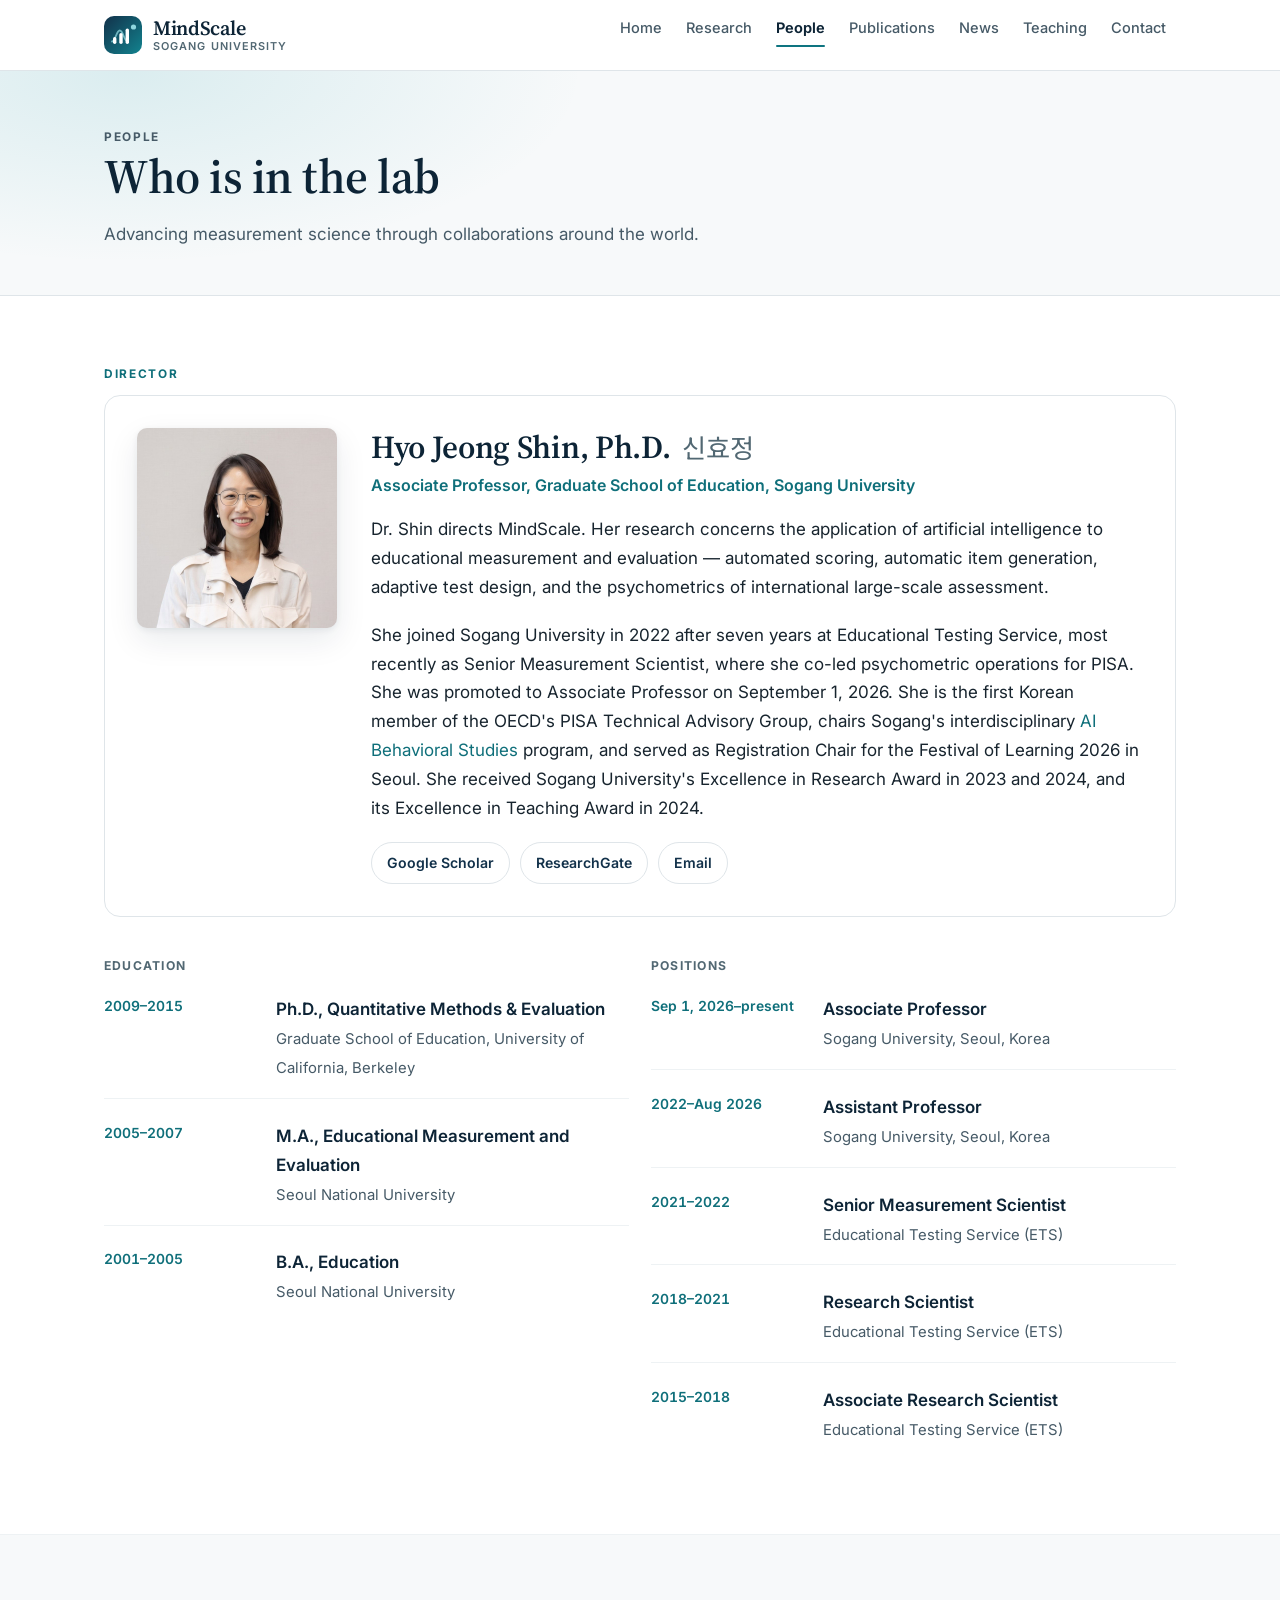
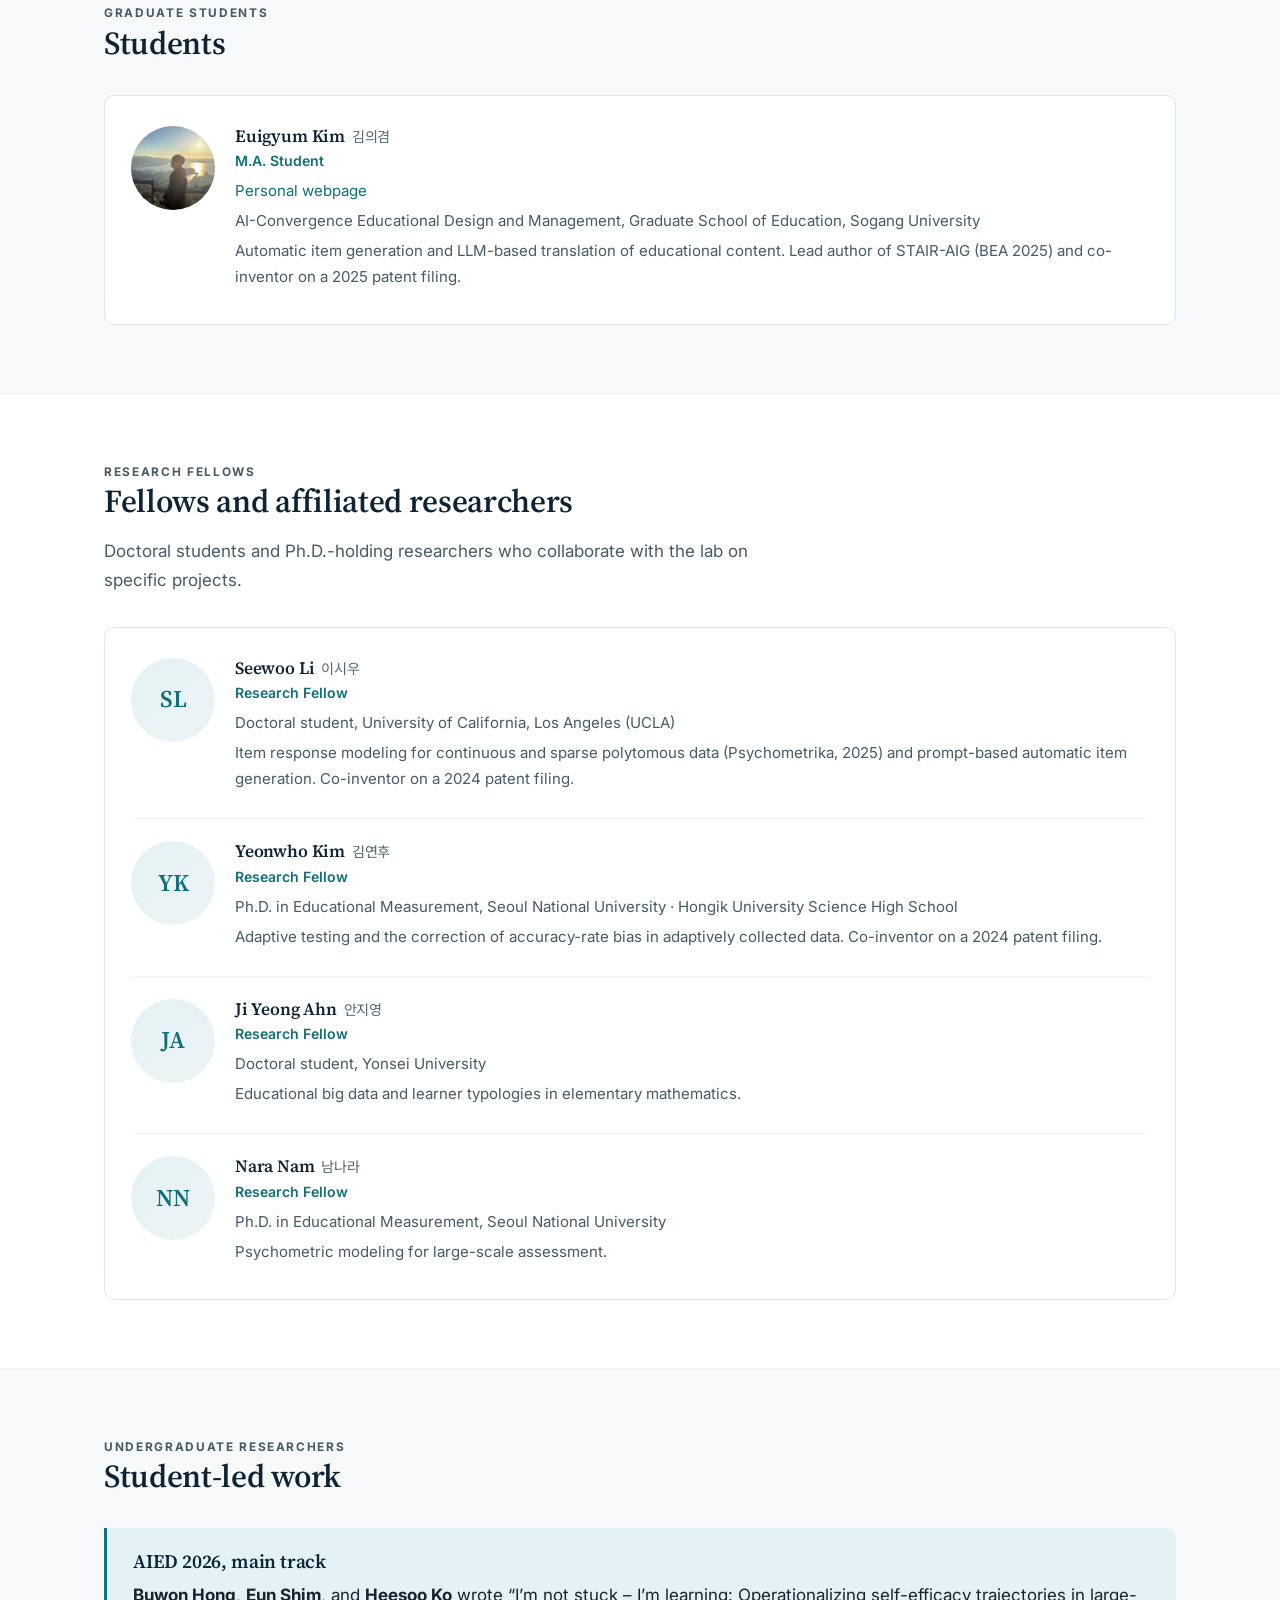
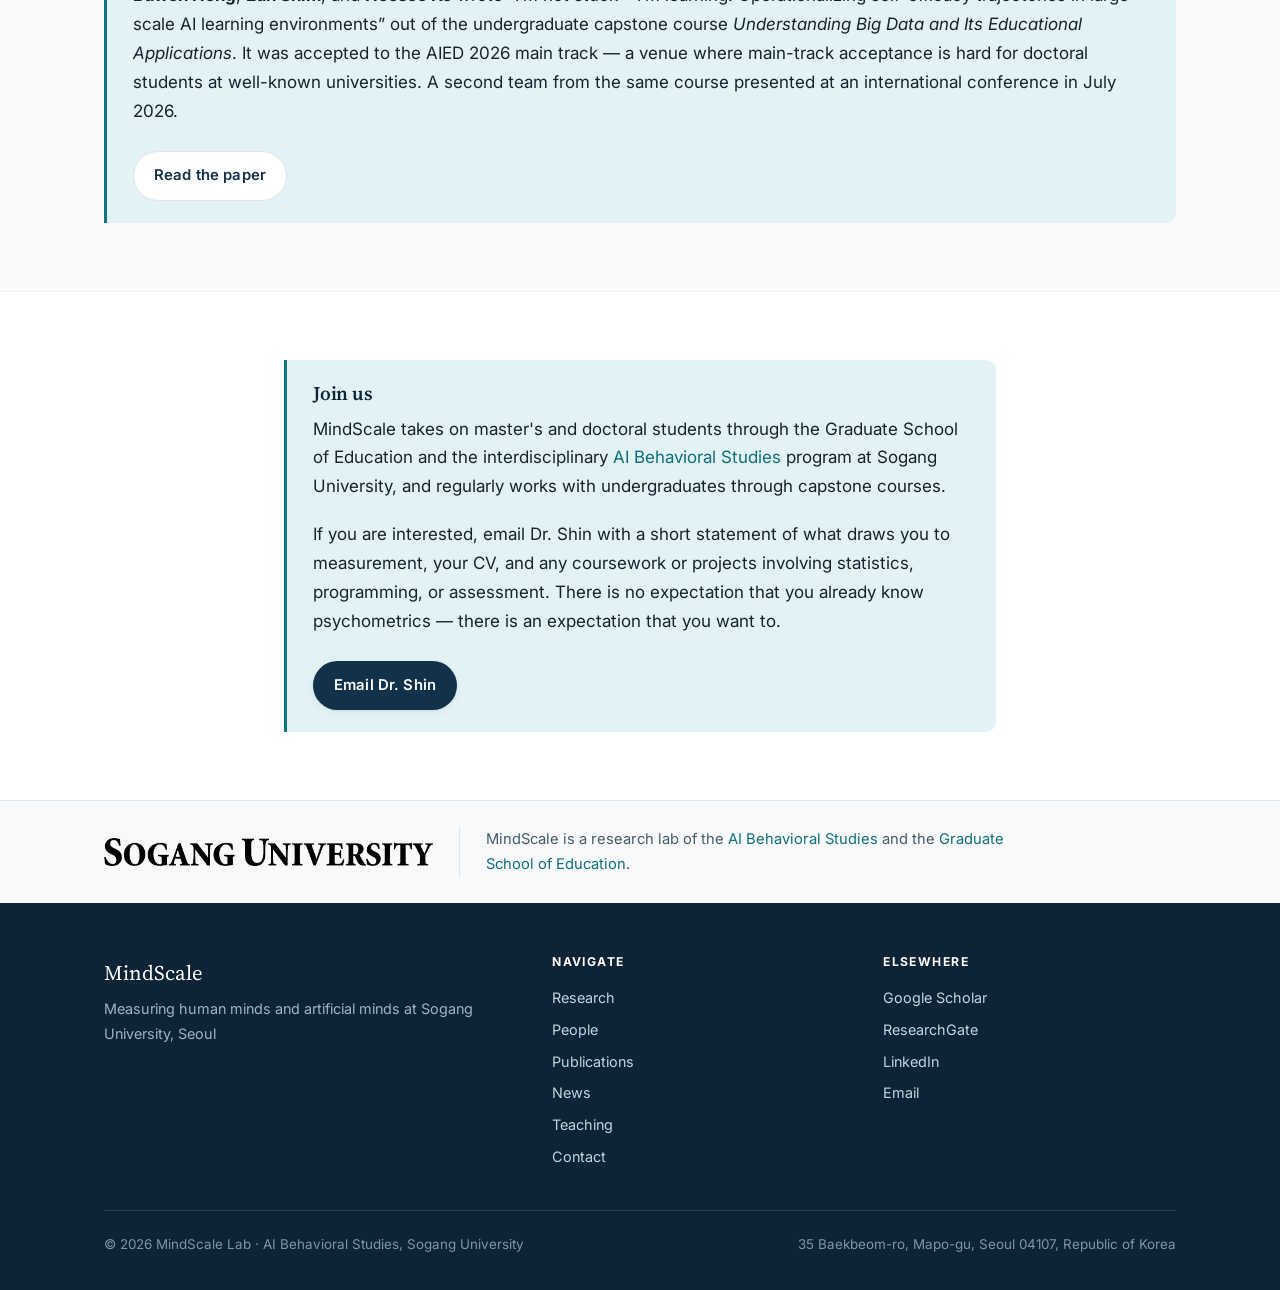
<file: people.html>
<!DOCTYPE html>
<html lang="en">
<head>
<meta charset="utf-8">
<meta name="viewport" content="width=device-width, initial-scale=1">
<title>People — MindScale Lab</title>
<meta name="description" content="The MindScale team: director Hyo Jeong Shin, graduate students, research fellows, and undergraduate researchers.">
<meta property="og:title" content="People — MindScale Lab">
<meta property="og:description" content="The MindScale team: director Hyo Jeong Shin, graduate students, research fellows, and undergraduate researchers.">
<meta property="og:type" content="website">
<meta property="og:image" content="https://choiandshin.github.io/mindscale/assets/img/portrait.jpg">
<meta property="og:image:alt" content="Hyo Jeong Shin, director of the MindScale Lab">
<meta property="og:site_name" content="MindScale Lab">
<meta property="og:locale" content="en_US">
<meta property="og:url" content="https://choiandshin.github.io/mindscale/people.html">
<link rel="canonical" href="https://choiandshin.github.io/mindscale/people.html">
<link rel="icon" href="data:image/svg+xml,%3Csvg xmlns='http://www.w3.org/2000/svg' viewBox='0 0 38 38'%3E%3Crect width='38' height='38' rx='10' fill='%2312314a'/%3E%3Crect x='9' y='21' width='3.4' height='7' rx='1.7' fill='white'/%3E%3Crect x='15.3' y='17' width='3.4' height='11' rx='1.7' fill='white'/%3E%3Crect x='21.6' y='12.5' width='3.4' height='15.5' rx='1.7' fill='white'/%3E%3Ccircle cx='29.5' cy='11' r='2.6' fill='%2312838f'/%3E%3C/svg%3E">
<link rel="preconnect" href="https://fonts.googleapis.com">
<link rel="preconnect" href="https://fonts.gstatic.com" crossorigin>
<link href="https://fonts.googleapis.com/css2?family=Inter:wght@400;500;600;700&family=Source+Serif+4:ital,opsz,wght@0,8..60,400;0,8..60,600;1,8..60,400&family=Noto+Sans+KR:wght@400;500&display=swap" rel="stylesheet">
<link rel="stylesheet" href="assets/css/style.css">
<script type="application/ld+json">
{
  "@context": "https://schema.org",
  "@type": "Person",
  "name": "Hyo Jeong Shin",
  "alternateName": "신효정",
  "jobTitle": "Associate Professor",
  "affiliation": {
    "@type": "CollegeOrUniversity",
    "name": "Sogang University"
  },
  "url": "https://choiandshin.github.io/mindscale/people.html",
  "image": "https://choiandshin.github.io/mindscale/assets/img/portrait-square.jpg",
  "sameAs": [
    "https://scholar.google.com/citations?user=tMMEYzYAAAAJ",
    "https://www.researchgate.net/profile/Hyo-Jeong-Shin",
    "https://www.linkedin.com/in/hyo-jeong-shin-42128932/"
  ]
}
</script>
</head>
<body>
<!-- HEADER:START -->
  <a class="skip-link" href="#main">Skip to content</a>
  <header class="site-header">
    <nav class="wrap nav" aria-label="Main">
      <a class="brand" href="index.html">
        <svg class="brand-mark" width="38" height="38" viewBox="0 0 38 38" fill="none" aria-hidden="true">
  <defs>
    <linearGradient id="msg" x1="0" y1="0" x2="38" y2="38" gradientUnits="userSpaceOnUse">
      <stop stop-color="#12314a"/><stop offset="1" stop-color="#12838f"/>
    </linearGradient>
  </defs>
  <rect width="38" height="38" rx="10" fill="url(#msg)"/>
  <path d="M8 25.5c3.6 0 4.2-11 7.8-11s4.2 11 7.8 11" stroke="#8fd6de" stroke-width="1.8"
        stroke-linecap="round" opacity=".75" fill="none"/>
  <rect x="9"  y="21" width="3.4" height="7"  rx="1.7" fill="#ffffff"/>
  <rect x="15.3" y="17" width="3.4" height="11" rx="1.7" fill="#ffffff"/>
  <rect x="21.6" y="12.5" width="3.4" height="15.5" rx="1.7" fill="#ffffff"/>
  <circle cx="29.5" cy="11" r="2.6" fill="#8fd6de"/>
</svg>
        <span class="brand-text">
          <span class="brand-name">MindScale</span>
          <span class="brand-sub">Sogang University</span>
        </span>
      </a>
      <ul class="nav-links" id="main-navigation">
        <li><a href="index.html">Home</a></li>
        <li><a href="research.html">Research</a></li>
        <li><a href="people.html" class="is-active" aria-current="page">People</a></li>
        <li><a href="publications.html">Publications</a></li>
        <li><a href="news.html">News</a></li>
        <li><a href="teaching.html">Teaching</a></li>
        <li><a href="contact.html">Contact</a></li>
      </ul>
      <button class="nav-toggle" type="button" aria-label="Menu" aria-expanded="false" aria-controls="main-navigation"><span></span></button>
    </nav>
  </header>
<!-- HEADER:END -->
  <main id="main">

    <section class="page-banner">
      <div class="wrap">
        <p class="eyebrow">People</p>
        <h1>Who is in the lab</h1>
        <p>Advancing measurement science through collaborations around the world.</p>
      </div>
    </section>

    <section class="section">
      <div class="wrap">
        <p class="eyebrow">Director</p>
        <div class="pi-card">
          <div>
            <img class="portrait" src="assets/img/portrait-square.jpg" width="800" height="800"
                 alt="Hyo Jeong Shin">
          </div>
          <div>
            <h2 style="margin-bottom:.15em">Hyo Jeong Shin, Ph.D. <span class="name-ko" lang="ko">신효정</span></h2>
            <div class="role" style="font-size:1rem;color:var(--teal-700);font-weight:600;margin-bottom:1rem">
              Associate Professor, Graduate School of Education, Sogang University
            </div>
            <p>Dr. Shin directs MindScale. Her research concerns the application of artificial intelligence
            to educational measurement and evaluation &mdash; automated scoring, automatic item generation,
            adaptive test design, and the psychometrics of international large-scale assessment.</p>
            <p>She joined Sogang University in 2022 after seven years at Educational Testing Service, most
            recently as Senior Measurement Scientist, where she co-led psychometric operations for PISA.
            She was promoted to Associate Professor on <time datetime="2026-09-01">September 1, 2026</time>.
            She is the first Korean member of the OECD's PISA Technical Advisory Group, chairs Sogang's
            interdisciplinary <a href="https://aibeh.sogang.ac.kr/" rel="noopener">AI Behavioral Studies</a> program, and served as Registration Chair for the
            Festival of Learning 2026 in Seoul. She received Sogang University's Excellence in Research Award in 2023 and 2024,
            and its Excellence in Teaching Award in 2024.</p>
            <div class="link-row">
              <a class="link-pill" href="https://scholar.google.com/citations?user=tMMEYzYAAAAJ" rel="noopener">Google Scholar</a>
              <a class="link-pill" href="https://www.researchgate.net/profile/Hyo-Jeong-Shin" rel="noopener">ResearchGate</a>
              <a class="link-pill" href="mailto:hshinedu@sogang.ac.kr">Email</a>
            </div>
          </div>
        </div>

        <div class="grid grid-2" style="margin-top:2.6rem">
          <div>
            <h3 class="mini-head">Education</h3>
            <ul class="timeline">
              <li><span class="when">2009&ndash;2015</span><span class="what"><strong>Ph.D., Quantitative Methods &amp; Evaluation</strong><span>Graduate School of Education, University of California, Berkeley</span></span></li>
              <li><span class="when">2005&ndash;2007</span><span class="what"><strong>M.A., Educational Measurement and Evaluation</strong><span>Seoul National University</span></span></li>
              <li><span class="when">2001&ndash;2005</span><span class="what"><strong>B.A., Education</strong><span>Seoul National University</span></span></li>
            </ul>
          </div>
          <div>
            <h3 class="mini-head">Positions</h3>
            <ul class="timeline">
              <li><span class="when"><time datetime="2026-09-01">Sep 1, 2026</time>&ndash;present</span><span class="what"><strong>Associate Professor</strong><span>Sogang University, Seoul, Korea</span></span></li>
              <li><span class="when">2022&ndash;Aug 2026</span><span class="what"><strong>Assistant Professor</strong><span>Sogang University, Seoul, Korea</span></span></li>
              <li><span class="when">2021&ndash;2022</span><span class="what"><strong>Senior Measurement Scientist</strong><span>Educational Testing Service (ETS)</span></span></li>
              <li><span class="when">2018&ndash;2021</span><span class="what"><strong>Research Scientist</strong><span>Educational Testing Service (ETS)</span></span></li>
              <li><span class="when">2015&ndash;2018</span><span class="what"><strong>Associate Research Scientist</strong><span>Educational Testing Service (ETS)</span></span></li>
            </ul>
          </div>
        </div>
      </div>
    </section>

    <section class="section section--warm">
      <div class="wrap">
        <div class="section-head">
          <p class="eyebrow">Graduate students</p>
          <h2>Students</h2>
        </div>
        <div class="people-panel">

        <article class="person">
          <img class="avatar" src="assets/img/euigyum-kim.jpg" width="800" height="800"
               alt="Euigyum Kim">
          <div>
            <h3>Euigyum Kim <span class="name-ko" lang="ko">김의겸</span></h3>
            <div class="role">M.A. Student</div>
            <p><a href="https://euigyum-kim.github.io/" rel="noopener">Personal webpage</a></p>
            <p>AI-Convergence Educational Design and Management, Graduate School of Education, Sogang University</p>
            <p>Automatic item generation and LLM-based translation of educational content. Lead author of STAIR-AIG (BEA 2025) and co-inventor on a 2025 patent filing.</p>
          </div>
        </article>
        </div>
      </div>
    </section>

    <section class="section">
      <div class="wrap">
        <div class="section-head">
          <p class="eyebrow">Research fellows</p>
          <h2>Fellows and affiliated researchers</h2>
          <p>Doctoral students and Ph.D.-holding researchers who collaborate with the lab on specific
          projects.</p>
        </div>
        <div class="people-panel">

        <article class="person">
          <div class="avatar" aria-hidden="true">SL</div>
          <div>
            <h3>Seewoo Li <span class="name-ko" lang="ko">이시우</span></h3>
            <div class="role">Research Fellow</div>
            <p>Doctoral student, University of California, Los Angeles (UCLA)</p>
            <p>Item response modeling for continuous and sparse polytomous data (Psychometrika, 2025) and prompt-based automatic item generation. Co-inventor on a 2024 patent filing.</p>
          </div>
        </article>
        <article class="person">
          <div class="avatar" aria-hidden="true">YK</div>
          <div>
            <h3>Yeonwho Kim <span class="name-ko" lang="ko">김연후</span></h3>
            <div class="role">Research Fellow</div>
            <p>Ph.D. in Educational Measurement, Seoul National University &middot; Hongik University Science High School</p>
            <p>Adaptive testing and the correction of accuracy-rate bias in adaptively collected data. Co-inventor on a 2024 patent filing.</p>
          </div>
        </article>
        <article class="person">
          <div class="avatar" aria-hidden="true">JA</div>
          <div>
            <h3>Ji Yeong Ahn <span class="name-ko" lang="ko">안지영</span></h3>
            <div class="role">Research Fellow</div>
            <p>Doctoral student, Yonsei University</p>
            <p>Educational big data and learner typologies in elementary mathematics.</p>
          </div>
        </article>
        <article class="person">
          <div class="avatar" aria-hidden="true">NN</div>
          <div>
            <h3>Nara Nam <span class="name-ko" lang="ko">남나라</span></h3>
            <div class="role">Research Fellow</div>
            <p>Ph.D. in Educational Measurement, Seoul National University</p>
            <p>Psychometric modeling for large-scale assessment.</p>
          </div>
        </article>
        </div>
      </div>
    </section>

    <section class="section section--warm">
      <div class="wrap">
        <div class="section-head">
          <p class="eyebrow">Undergraduate researchers</p>
          <h2>Student-led work</h2>
        </div>
        <div class="callout">
          <h3>AIED 2026, main track</h3>
          <p><strong>Buwon Hong</strong>, <strong>Eun Shim</strong>, and <strong>Heesoo Ko</strong> wrote
          &ldquo;I&rsquo;m not stuck &ndash; I&rsquo;m learning: Operationalizing self-efficacy trajectories
          in large-scale AI learning environments&rdquo; out of the undergraduate capstone course
          <em>Understanding Big Data and Its Educational Applications</em>. It was accepted to the AIED 2026
          main track &mdash; a venue where main-track acceptance is hard for doctoral students at
          well-known universities. A second team from the same course presented at an international
          conference in July 2026.</p>
          <div class="btn-row">
            <a class="btn btn-ghost" href="https://doi.org/10.1007/978-3-032-29763-1_13" rel="noopener">Read the paper</a>
          </div>
        </div>
      </div>
    </section>

    <section class="section">
      <div class="wrap wrap-narrow">
        <div class="callout">
          <h2 style="font-size:1.2rem">Join us</h2>
          <p>MindScale takes on master's and doctoral students through the Graduate School of Education and
          the interdisciplinary <a href="https://aibeh.sogang.ac.kr/" rel="noopener">AI Behavioral Studies</a> program at Sogang University, and regularly works with
          undergraduates through capstone courses.</p>
          <p>If you are interested, email Dr. Shin with a short statement of what draws you to measurement,
          your CV, and any coursework or projects involving statistics, programming, or assessment. There is
          no expectation that you already know psychometrics &mdash; there is an expectation that you want
          to.</p>
          <div class="btn-row">
            <a class="btn btn-primary" href="mailto:hshinedu@sogang.ac.kr">Email Dr. Shin</a>
          </div>
        </div>
      </div>
    </section>

  </main>
<!-- FOOTER:START -->
  <section class="affiliation">
    <div class="wrap affiliation-inner">
      <a class="uni-logo-link" href="https://www.sogang.ac.kr/" rel="noopener" aria-label="Sogang University">
        <!-- Sogang University logotype. Download the official file from
             https://sogang.ac.kr/intro/symbol/s_logo.html and save the PNG as
             assets/img/sogang-logo.png. Until that file exists the image hides
             itself and only the line of text below is shown. -->
        <img class="uni-logo" src="assets/img/sogang-logo.png" alt="Sogang University" width="1129" height="96" loading="lazy" decoding="async"
             onerror="this.style.display='none'">
      </a>
      <p>MindScale is a research lab of the <a href="https://aibeh.sogang.ac.kr/" rel="noopener">AI Behavioral Studies</a>
      and the <a href="https://gsedu.sogang.ac.kr/" rel="noopener">Graduate School of Education</a>.</p>
    </div>
  </section>

  <footer class="site-footer">
    <div class="wrap">
      <div class="footer-grid">
        <div>
          <div class="footer-brand-name">MindScale</div>
          <p>Measuring human minds and artificial minds at Sogang University, Seoul</p>
        </div>
        <div>
          <h2>Navigate</h2>
          <ul>
            <li><a href="research.html">Research</a></li>
            <li><a href="people.html">People</a></li>
            <li><a href="publications.html">Publications</a></li>
            <li><a href="news.html">News</a></li>
            <li><a href="teaching.html">Teaching</a></li>
            <li><a href="contact.html">Contact</a></li>
          </ul>
        </div>
        <div>
          <h2>Elsewhere</h2>
          <ul>
            <li><a href="https://scholar.google.com/citations?user=tMMEYzYAAAAJ" rel="noopener">Google Scholar</a></li>
            <li><a href="https://www.researchgate.net/profile/Hyo-Jeong-Shin" rel="noopener">ResearchGate</a></li>
            <li><a href="https://www.linkedin.com/in/hyo-jeong-shin-42128932/" rel="noopener">LinkedIn</a></li>
            <li><a href="mailto:hshinedu@sogang.ac.kr">Email</a></li>
          </ul>
        </div>
      </div>
      <div class="footer-bottom">
        <span>&copy; <span data-current-year>2026</span> MindScale Lab &middot; AI Behavioral Studies, Sogang University</span>
        <span>35 Baekbeom-ro, Mapo-gu, Seoul 04107, Republic of Korea</span>
      </div>
    </div>
  </footer>
<!-- FOOTER:END -->
<script src="assets/js/main.js"></script>
</body>
</html>
</file>
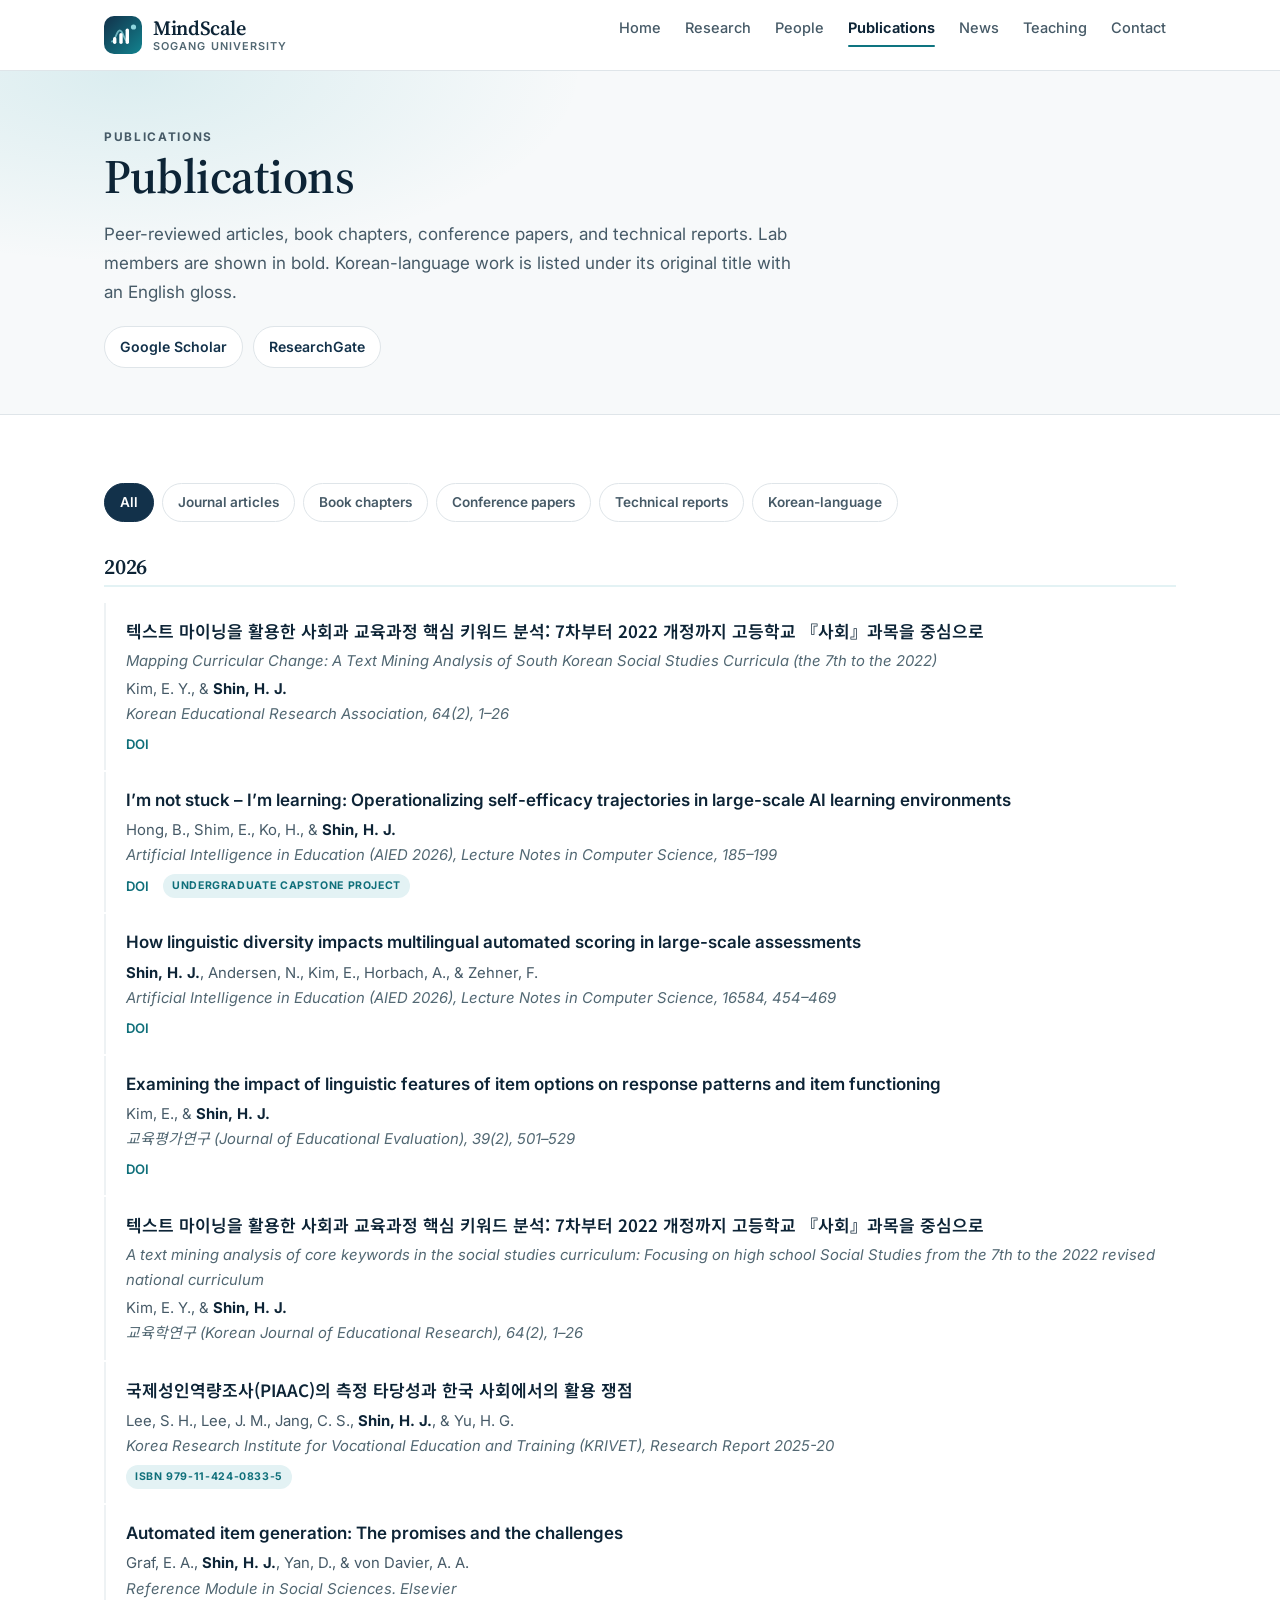
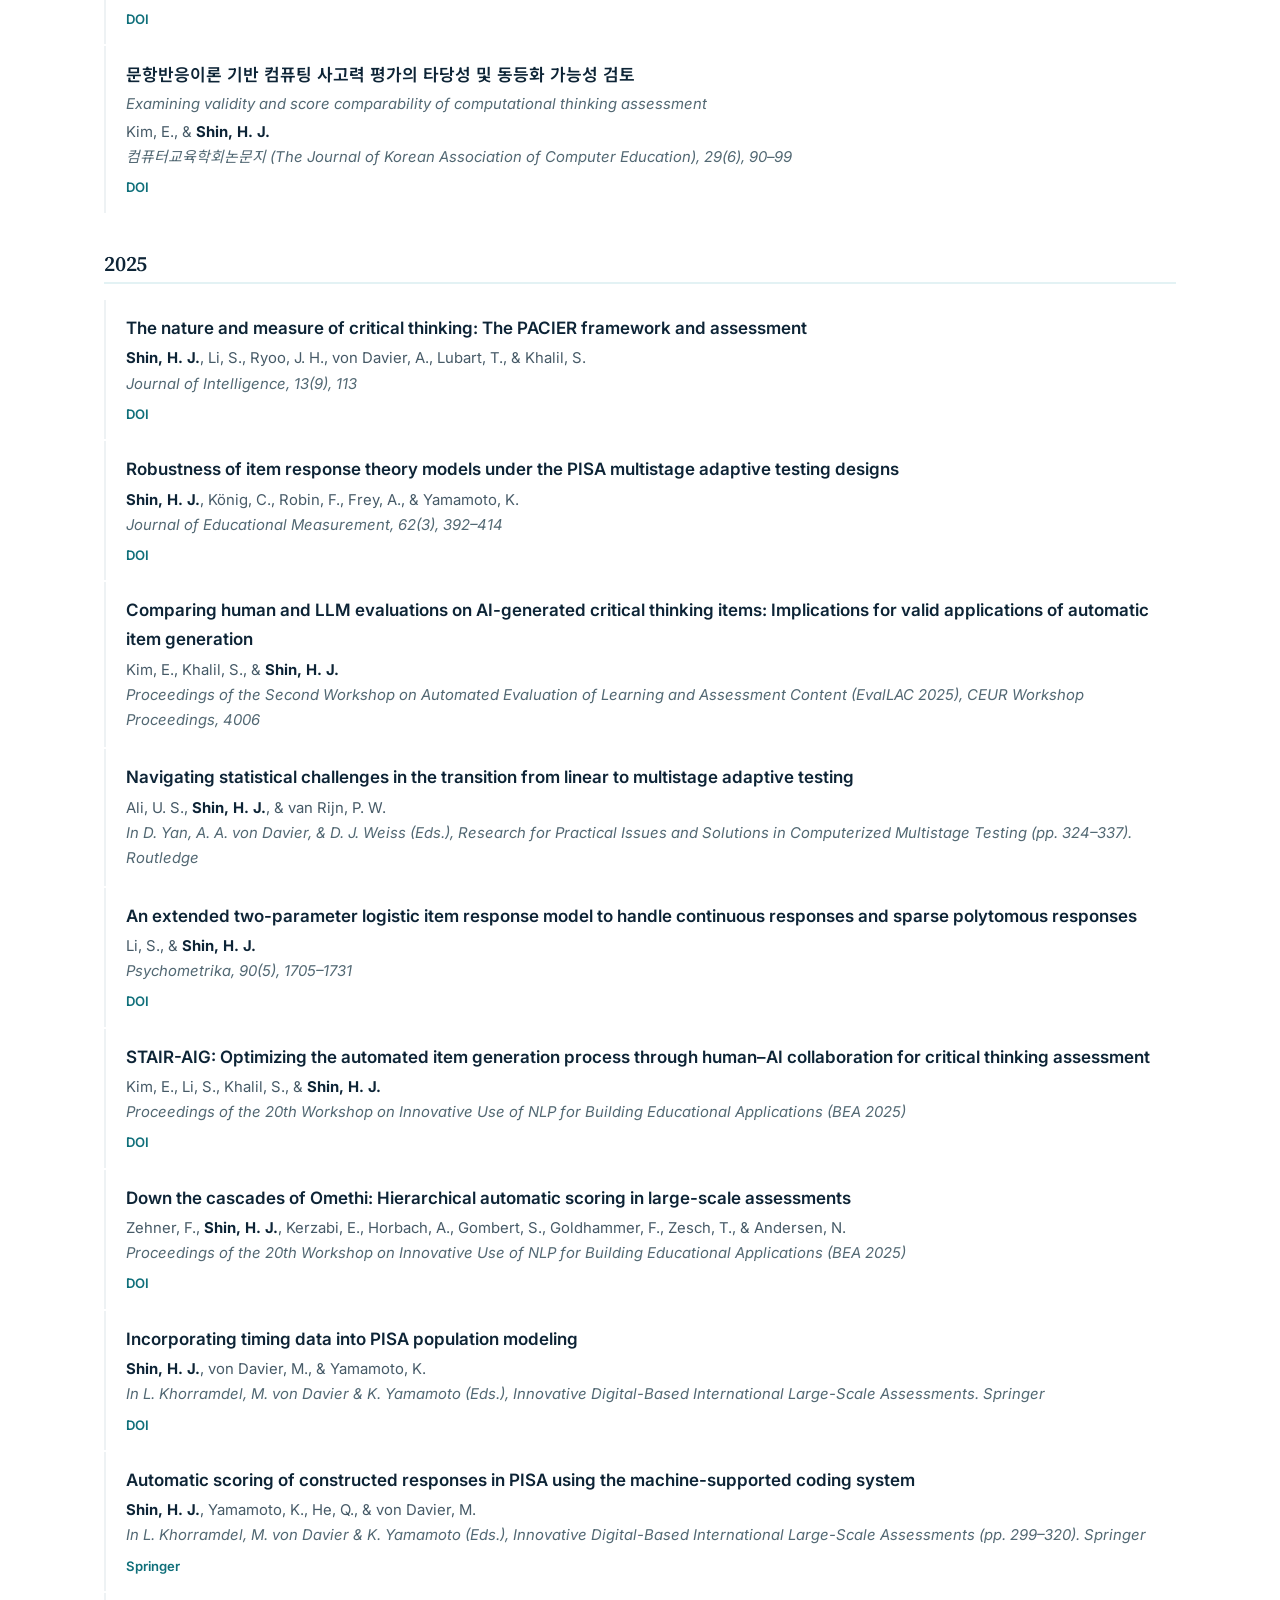
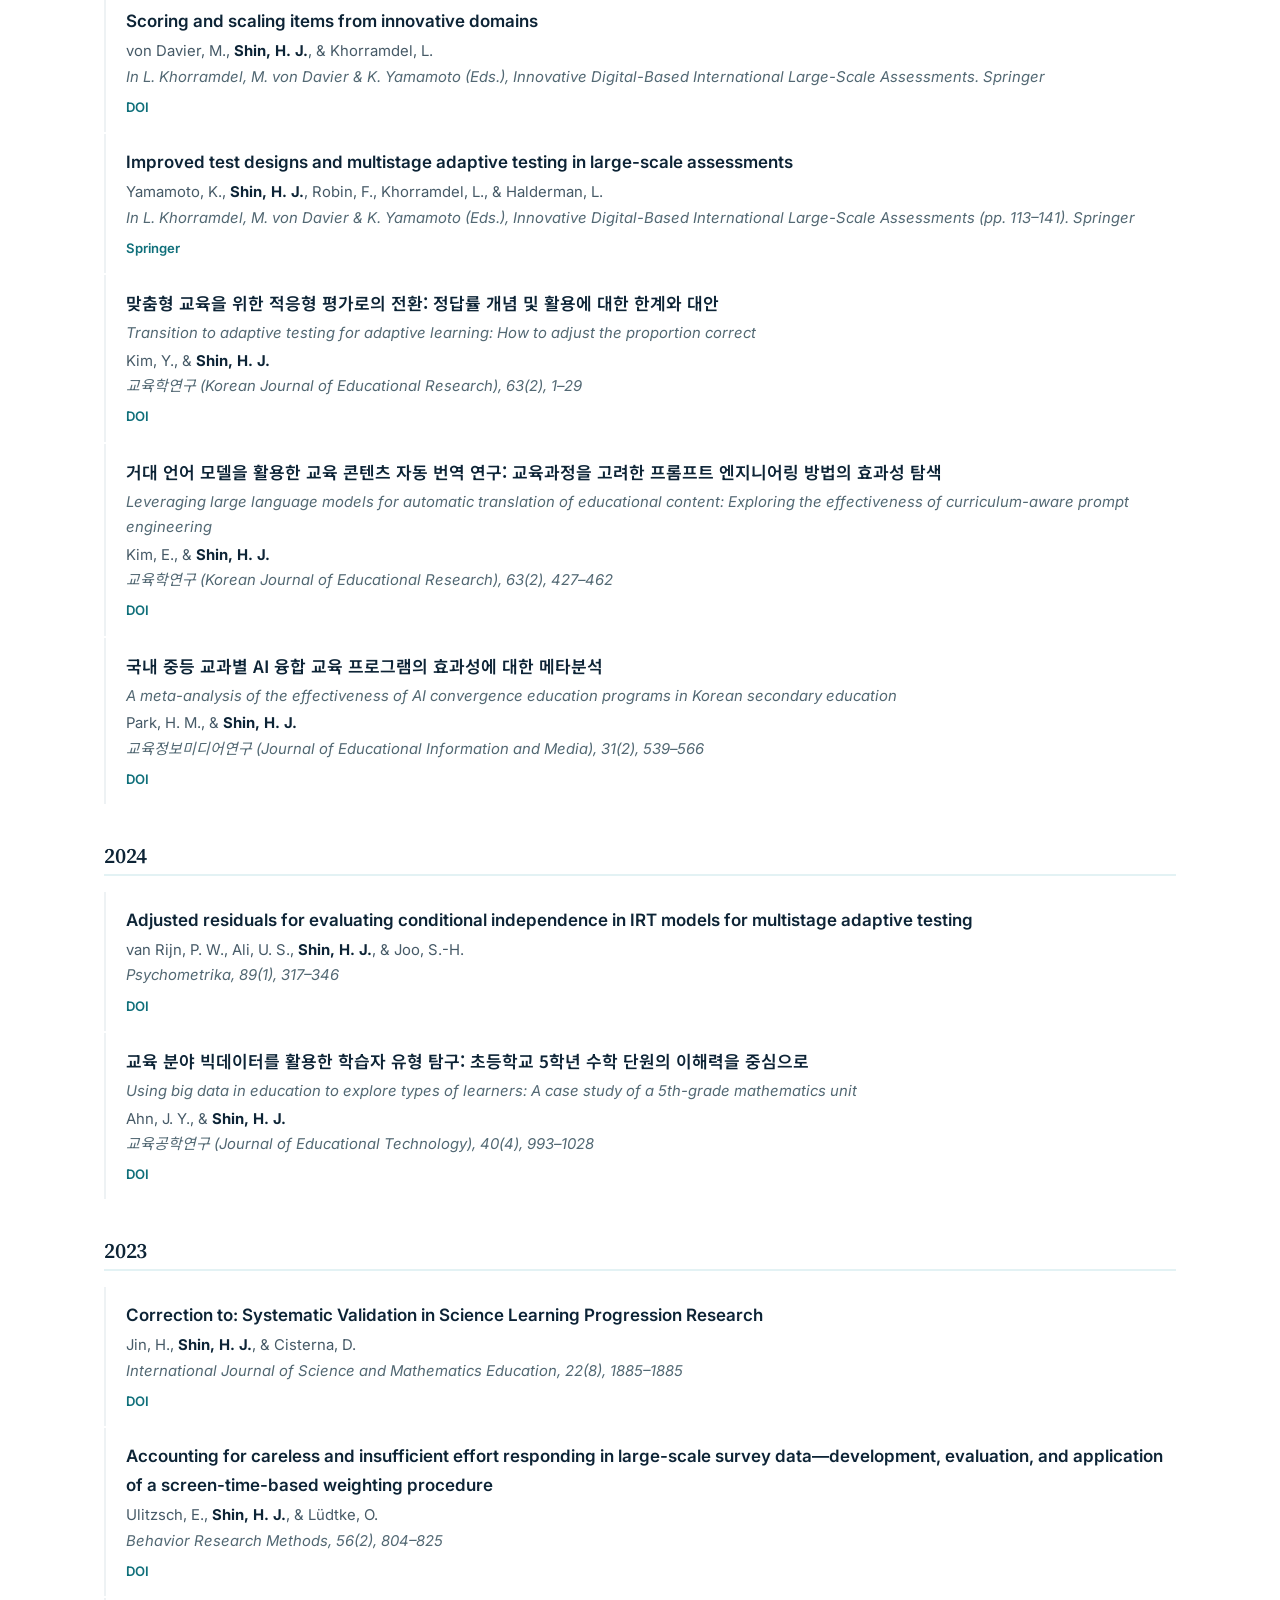
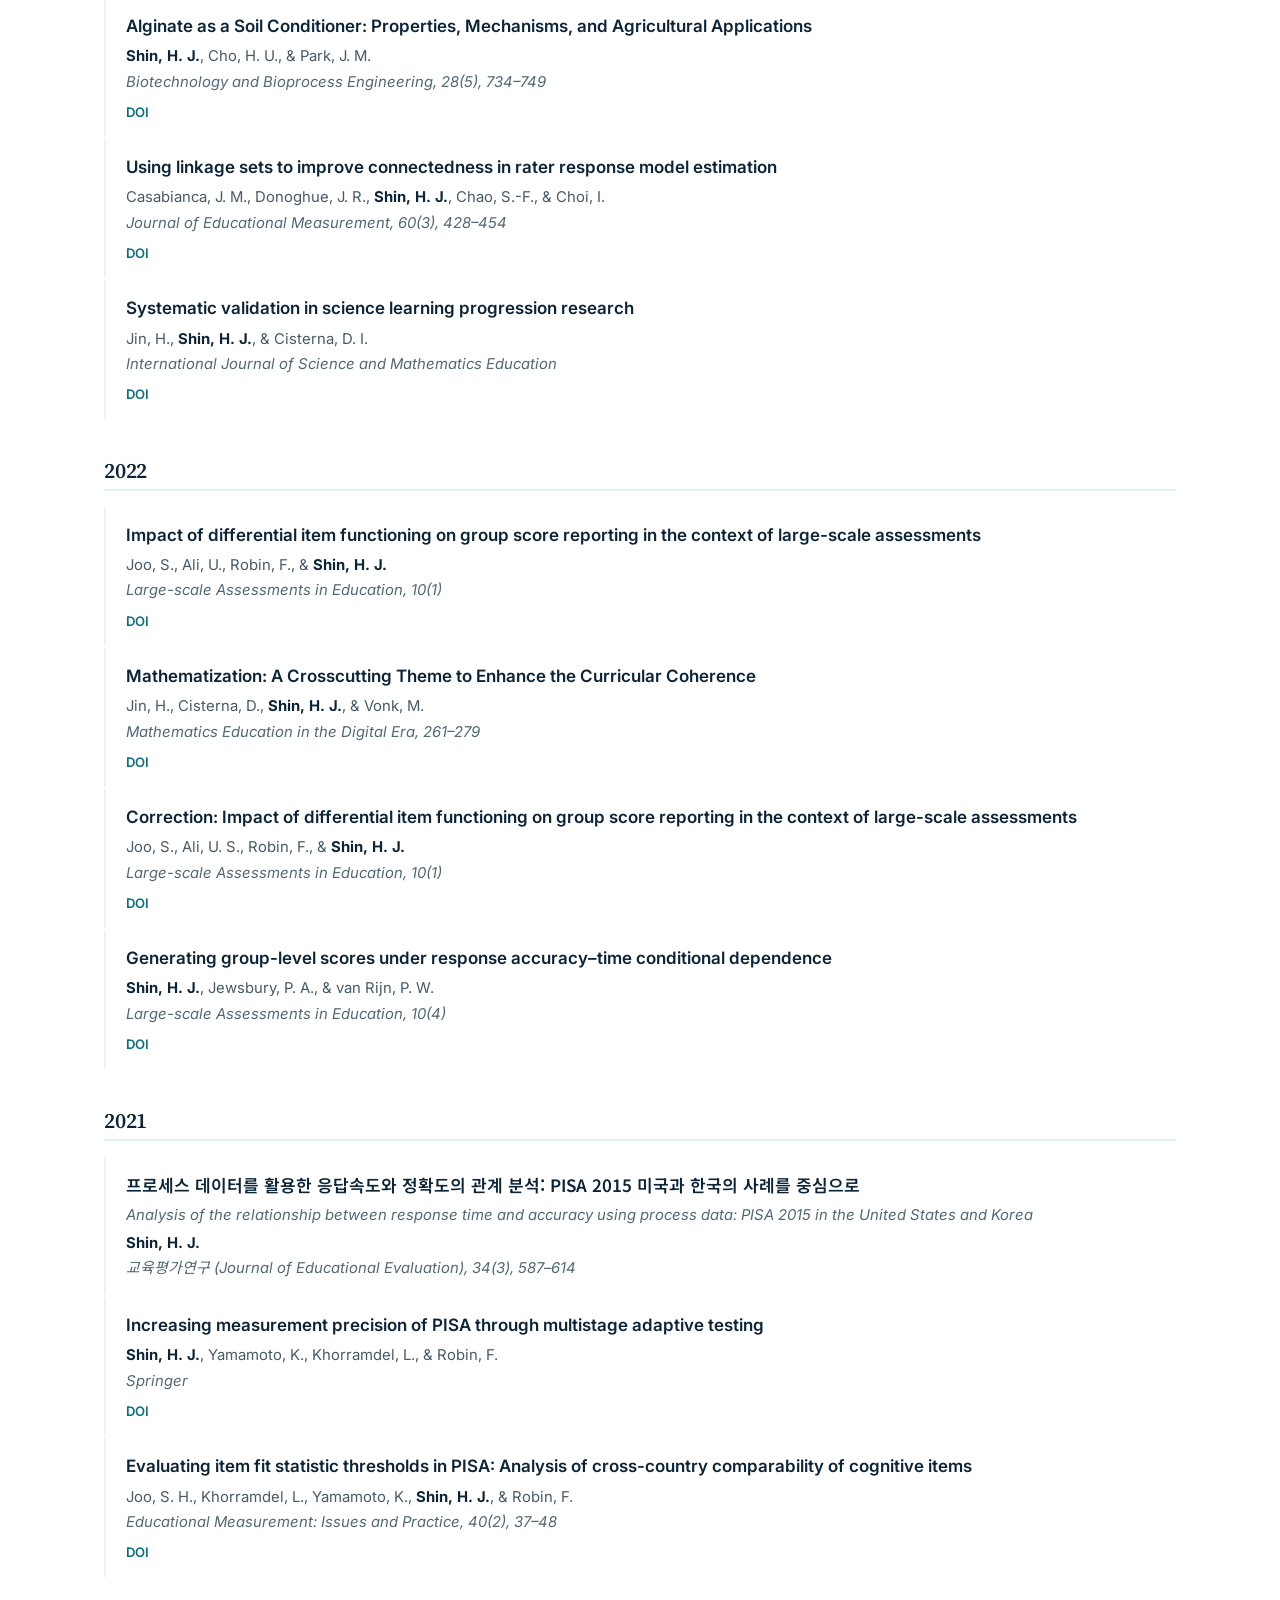
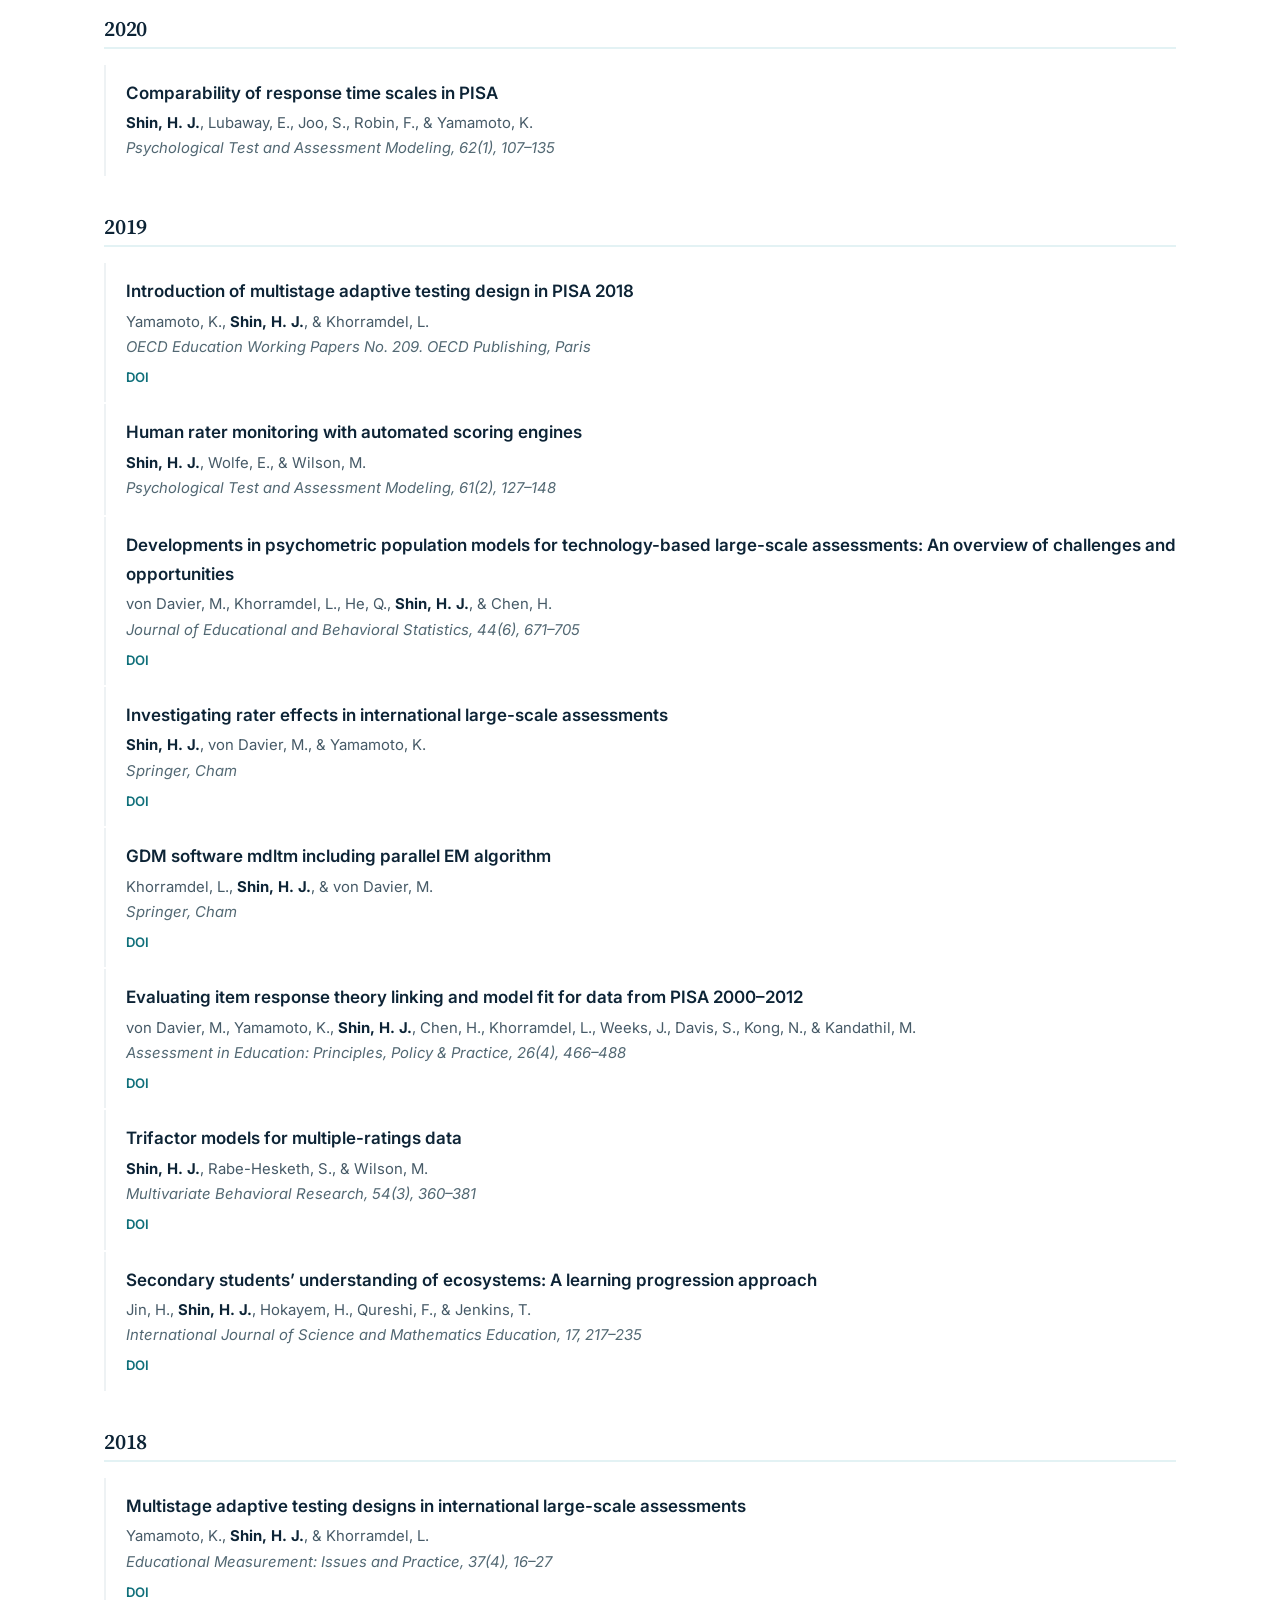
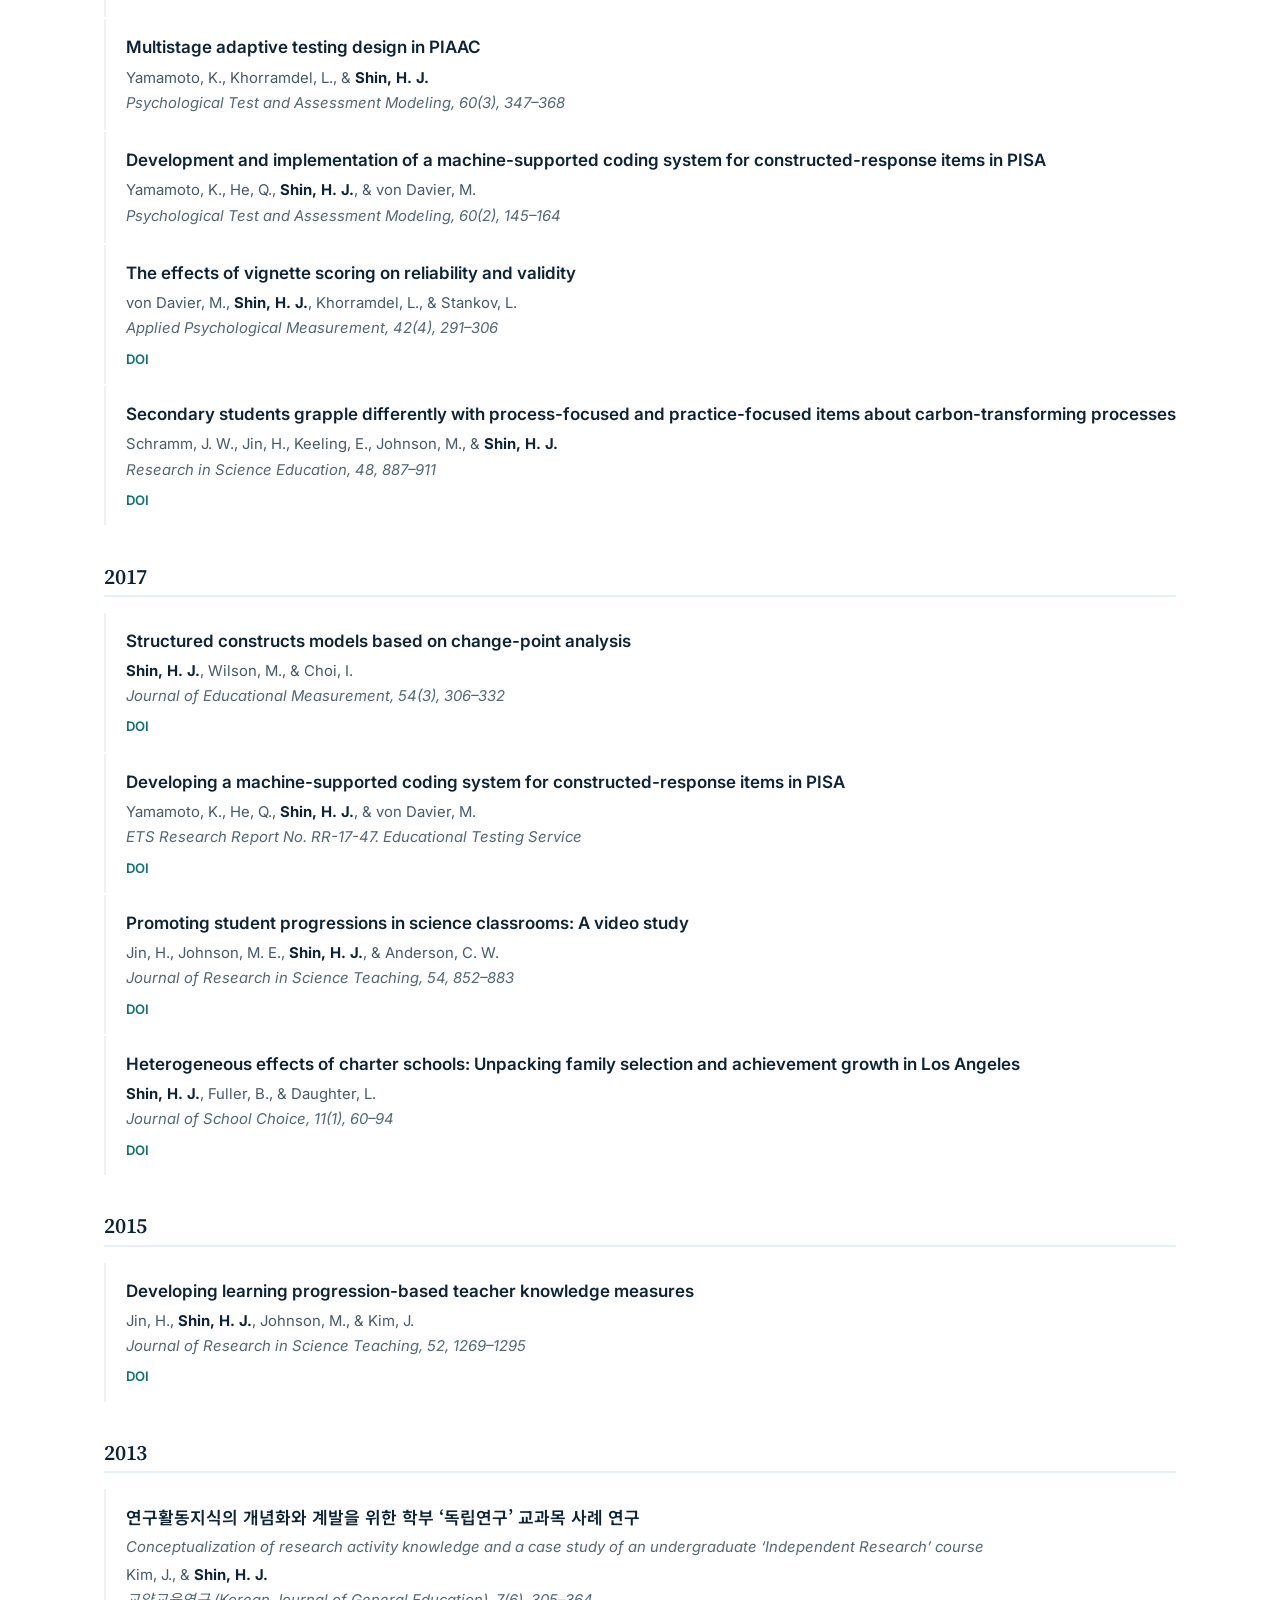
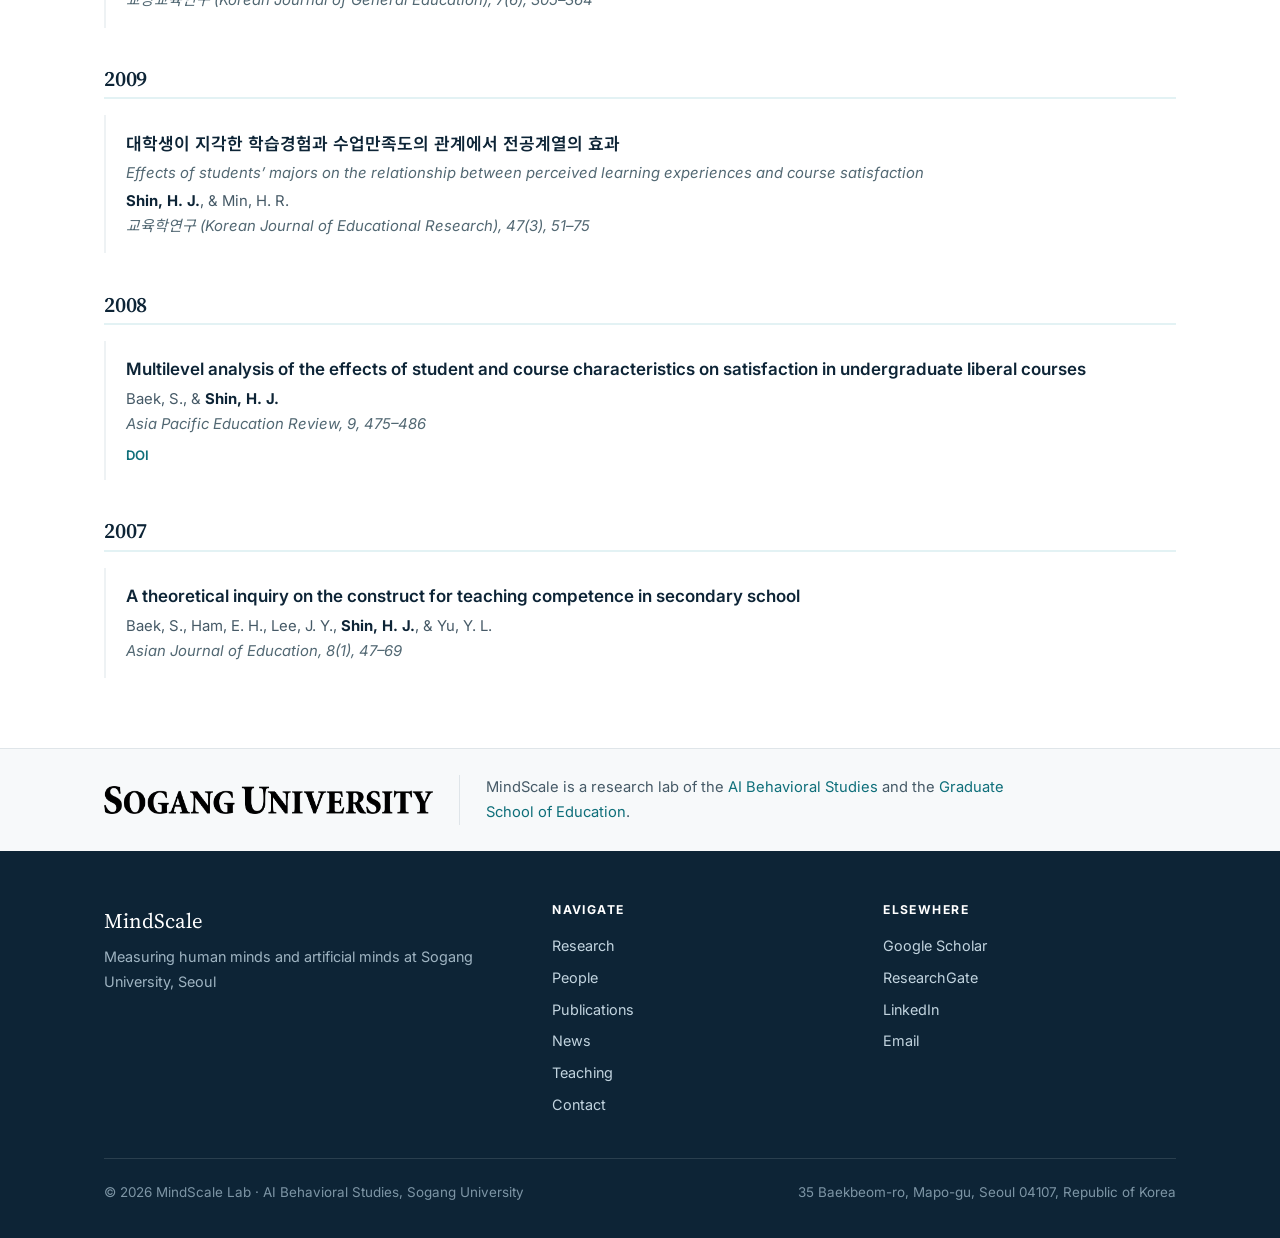
<file: publications.html>
<!DOCTYPE html>
<html lang="en">
<head>
<meta charset="utf-8">
<meta name="viewport" content="width=device-width, initial-scale=1">
<title>Publications — MindScale Lab</title>
<meta name="description" content="Peer-reviewed articles, book chapters, conference papers, and technical reports from Hyo Jeong Shin and the MindScale Lab.">
<meta property="og:title" content="Publications — MindScale Lab">
<meta property="og:description" content="Peer-reviewed articles, book chapters, conference papers, and technical reports from Hyo Jeong Shin and the MindScale Lab.">
<meta property="og:type" content="website">
<meta property="og:image" content="https://choiandshin.github.io/mindscale/assets/img/portrait.jpg">
<meta property="og:image:alt" content="Hyo Jeong Shin, director of the MindScale Lab">
<meta property="og:site_name" content="MindScale Lab">
<meta property="og:locale" content="en_US">
<meta property="og:url" content="https://choiandshin.github.io/mindscale/publications.html">
<link rel="canonical" href="https://choiandshin.github.io/mindscale/publications.html">
<link rel="icon" href="data:image/svg+xml,%3Csvg xmlns='http://www.w3.org/2000/svg' viewBox='0 0 38 38'%3E%3Crect width='38' height='38' rx='10' fill='%2312314a'/%3E%3Crect x='9' y='21' width='3.4' height='7' rx='1.7' fill='white'/%3E%3Crect x='15.3' y='17' width='3.4' height='11' rx='1.7' fill='white'/%3E%3Crect x='21.6' y='12.5' width='3.4' height='15.5' rx='1.7' fill='white'/%3E%3Ccircle cx='29.5' cy='11' r='2.6' fill='%2312838f'/%3E%3C/svg%3E">
<link rel="preconnect" href="https://fonts.googleapis.com">
<link rel="preconnect" href="https://fonts.gstatic.com" crossorigin>
<link href="https://fonts.googleapis.com/css2?family=Inter:wght@400;500;600;700&family=Source+Serif+4:ital,opsz,wght@0,8..60,400;0,8..60,600;1,8..60,400&family=Noto+Sans+KR:wght@400;500&display=swap" rel="stylesheet">
<link rel="stylesheet" href="assets/css/style.css">
</head>
<body>
<!-- HEADER:START -->
  <a class="skip-link" href="#main">Skip to content</a>
  <header class="site-header">
    <nav class="wrap nav" aria-label="Main">
      <a class="brand" href="index.html">
        <svg class="brand-mark" width="38" height="38" viewBox="0 0 38 38" fill="none" aria-hidden="true">
  <defs>
    <linearGradient id="msg" x1="0" y1="0" x2="38" y2="38" gradientUnits="userSpaceOnUse">
      <stop stop-color="#12314a"/><stop offset="1" stop-color="#12838f"/>
    </linearGradient>
  </defs>
  <rect width="38" height="38" rx="10" fill="url(#msg)"/>
  <path d="M8 25.5c3.6 0 4.2-11 7.8-11s4.2 11 7.8 11" stroke="#8fd6de" stroke-width="1.8"
        stroke-linecap="round" opacity=".75" fill="none"/>
  <rect x="9"  y="21" width="3.4" height="7"  rx="1.7" fill="#ffffff"/>
  <rect x="15.3" y="17" width="3.4" height="11" rx="1.7" fill="#ffffff"/>
  <rect x="21.6" y="12.5" width="3.4" height="15.5" rx="1.7" fill="#ffffff"/>
  <circle cx="29.5" cy="11" r="2.6" fill="#8fd6de"/>
</svg>
        <span class="brand-text">
          <span class="brand-name">MindScale</span>
          <span class="brand-sub">Sogang University</span>
        </span>
      </a>
      <ul class="nav-links" id="main-navigation">
        <li><a href="index.html">Home</a></li>
        <li><a href="research.html">Research</a></li>
        <li><a href="people.html">People</a></li>
        <li><a href="publications.html" class="is-active" aria-current="page">Publications</a></li>
        <li><a href="news.html">News</a></li>
        <li><a href="teaching.html">Teaching</a></li>
        <li><a href="contact.html">Contact</a></li>
      </ul>
      <button class="nav-toggle" type="button" aria-label="Menu" aria-expanded="false" aria-controls="main-navigation"><span></span></button>
    </nav>
  </header>
<!-- HEADER:END -->
  <main id="main">

    <section class="page-banner">
      <div class="wrap">
        <p class="eyebrow">Publications</p>
        <h1>Publications</h1>
        <p>Peer-reviewed articles, book chapters, conference papers, and technical reports. Lab members are
        shown in bold. Korean-language work is listed under its original title with an English gloss.</p>
        <div class="link-row">
          <a class="link-pill" href="https://scholar.google.com/citations?user=tMMEYzYAAAAJ" rel="noopener">Google Scholar</a>
          <a class="link-pill" href="https://www.researchgate.net/profile/Hyo-Jeong-Shin" rel="noopener">ResearchGate</a>
        </div>
      </div>
    </section>

    <section class="section">
      <div class="wrap">
        <div class="pub-filters" hidden role="group" aria-label="Filter publications">
          <button class="chip" type="button" data-filter="all" aria-pressed="true">All</button>
          <button class="chip" type="button" data-filter="journal" aria-pressed="false">Journal articles</button>
          <button class="chip" type="button" data-filter="chapter" aria-pressed="false">Book chapters</button>
          <button class="chip" type="button" data-filter="proceedings" aria-pressed="false">Conference papers</button>
          <button class="chip" type="button" data-filter="report" aria-pressed="false">Technical reports</button>
          <button class="chip" type="button" data-filter="korean" aria-pressed="false">Korean-language</button>
        </div>
        <p id="pub-status" class="sr-only" role="status" aria-live="polite" aria-atomic="true"></p>
        <!-- ------------------------------------------------------------------
             The list below is GENERATED from data/publications.json.
             Do not edit it by hand: edit the JSON, then run
                 python3 tools/build_publications.py
             The weekly GitHub Action does exactly this when it finds new work.
             ------------------------------------------------------------------ -->
        <!-- PUBLICATIONS:START -->
        <h2 class="pub-year">2026</h2>
        <div class="pub" data-type="korean">
          <span class="pub-title" lang="ko">텍스트 마이닝을 활용한 사회과 교육과정 핵심 키워드 분석: 7차부터 2022 개정까지 고등학교 『사회』과목을 중심으로</span>
          <span class="pub-title-en">Mapping Curricular Change: A Text Mining Analysis of South Korean Social Studies Curricula (the 7th to the 2022)</span>
          <span class="pub-authors">Kim, E. Y., &amp; <span class="me">Shin, H. J.</span></span>
          <span class="pub-venue">Korean Educational Research Association, 64(2), 1&ndash;26</span>
          <div class="pub-links"><a href="https://doi.org/10.30916/kera.64.2.1" rel="noopener">DOI</a></div>
        </div>
        <div class="pub" data-type="proceedings">
          <span class="pub-title">I&rsquo;m not stuck &ndash; I&rsquo;m learning: Operationalizing self-efficacy trajectories in large-scale AI learning environments</span>
          <span class="pub-authors">Hong, B., Shim, E., Ko, H., &amp; <span class="me">Shin, H. J.</span></span>
          <span class="pub-venue">Artificial Intelligence in Education (AIED 2026), Lecture Notes in Computer Science, 185&ndash;199</span>
          <div class="pub-links"><a href="https://doi.org/10.1007/978-3-032-29763-1_13" rel="noopener">DOI</a><span class="tag">Undergraduate capstone project</span></div>
        </div>
        <div class="pub" data-type="proceedings">
          <span class="pub-title">How linguistic diversity impacts multilingual automated scoring in large-scale assessments</span>
          <span class="pub-authors"><span class="me">Shin, H. J.</span>, Andersen, N., Kim, E., Horbach, A., &amp; Zehner, F.</span>
          <span class="pub-venue">Artificial Intelligence in Education (AIED 2026), Lecture Notes in Computer Science, 16584, 454&ndash;469</span>
          <div class="pub-links"><a href="https://doi.org/10.1007/978-3-032-29763-1_31" rel="noopener">DOI</a></div>
        </div>
        <div class="pub" data-type="journal">
          <span class="pub-title">Examining the impact of linguistic features of item options on response patterns and item functioning</span>
          <span class="pub-authors">Kim, E., &amp; <span class="me">Shin, H. J.</span></span>
          <span class="pub-venue">교육평가연구 (Journal of Educational Evaluation), 39(2), 501&ndash;529</span>
          <div class="pub-links"><a href="https://doi.org/10.31158/JEEV.2026.39.2.501" rel="noopener">DOI</a></div>
        </div>
        <div class="pub" data-type="korean">
          <span class="pub-title" lang="ko">텍스트 마이닝을 활용한 사회과 교육과정 핵심 키워드 분석: 7차부터 2022 개정까지 고등학교 『사회』과목을 중심으로</span>
          <span class="pub-title-en">A text mining analysis of core keywords in the social studies curriculum: Focusing on high school Social Studies from the 7th to the 2022 revised national curriculum</span>
          <span class="pub-authors">Kim, E. Y., &amp; <span class="me">Shin, H. J.</span></span>
          <span class="pub-venue">교육학연구 (Korean Journal of Educational Research), 64(2), 1&ndash;26</span>
        </div>
        <div class="pub" data-type="korean">
          <span class="pub-title" lang="ko">국제성인역량조사(PIAAC)의 측정 타당성과 한국 사회에서의 활용 쟁점</span>
          <span class="pub-authors">Lee, S. H., Lee, J. M., Jang, C. S., <span class="me">Shin, H. J.</span>, &amp; Yu, H. G.</span>
          <span class="pub-venue">Korea Research Institute for Vocational Education and Training (KRIVET), Research Report 2025-20</span>
          <div class="pub-links"><span class="tag">ISBN 979-11-424-0833-5</span></div>
        </div>
        <div class="pub" data-type="chapter">
          <span class="pub-title">Automated item generation: The promises and the challenges</span>
          <span class="pub-authors">Graf, E. A., <span class="me">Shin, H. J.</span>, Yan, D., &amp; von Davier, A. A.</span>
          <span class="pub-venue">Reference Module in Social Sciences. Elsevier</span>
          <div class="pub-links"><a href="https://doi.org/10.1016/b978-0-443-26629-4.00236-7" rel="noopener">DOI</a></div>
        </div>
        <div class="pub" data-type="korean">
          <span class="pub-title" lang="ko">문항반응이론 기반 컴퓨팅 사고력 평가의 타당성 및 동등화 가능성 검토</span>
          <span class="pub-title-en">Examining validity and score comparability of computational thinking assessment</span>
          <span class="pub-authors">Kim, E., &amp; <span class="me">Shin, H. J.</span></span>
          <span class="pub-venue">컴퓨터교육학회논문지 (The Journal of Korean Association of Computer Education), 29(6), 90&ndash;99</span>
          <div class="pub-links"><a href="https://doi.org/10.32431/kace.2026.29.6.008" rel="noopener">DOI</a></div>
        </div>
        <h2 class="pub-year">2025</h2>
        <div class="pub" data-type="journal">
          <span class="pub-title">The nature and measure of critical thinking: The PACIER framework and assessment</span>
          <span class="pub-authors"><span class="me">Shin, H. J.</span>, Li, S., Ryoo, J. H., von Davier, A., Lubart, T., &amp; Khalil, S.</span>
          <span class="pub-venue">Journal of Intelligence, 13(9), 113</span>
          <div class="pub-links"><a href="https://doi.org/10.3390/jintelligence13090113" rel="noopener">DOI</a></div>
        </div>
        <div class="pub" data-type="journal">
          <span class="pub-title">Robustness of item response theory models under the PISA multistage adaptive testing designs</span>
          <span class="pub-authors"><span class="me">Shin, H. J.</span>, K&ouml;nig, C., Robin, F., Frey, A., &amp; Yamamoto, K.</span>
          <span class="pub-venue">Journal of Educational Measurement, 62(3), 392&ndash;414</span>
          <div class="pub-links"><a href="https://doi.org/10.1111/jedm.12409" rel="noopener">DOI</a></div>
        </div>
        <div class="pub" data-type="proceedings">
          <span class="pub-title">Comparing human and LLM evaluations on AI-generated critical thinking items: Implications for valid applications of automatic item generation</span>
          <span class="pub-authors">Kim, E., Khalil, S., &amp; <span class="me">Shin, H. J.</span></span>
          <span class="pub-venue">Proceedings of the Second Workshop on Automated Evaluation of Learning and Assessment Content (EvalLAC 2025), CEUR Workshop Proceedings, 4006</span>
        </div>
        <div class="pub" data-type="chapter">
          <span class="pub-title">Navigating statistical challenges in the transition from linear to multistage adaptive testing</span>
          <span class="pub-authors">Ali, U. S., <span class="me">Shin, H. J.</span>, &amp; van Rijn, P. W.</span>
          <span class="pub-venue">In D. Yan, A. A. von Davier, &amp; D. J. Weiss (Eds.), <em>Research for Practical Issues and Solutions in Computerized Multistage Testing</em> (pp. 324&ndash;337). Routledge</span>
        </div>
        <div class="pub" data-type="journal">
          <span class="pub-title">An extended two-parameter logistic item response model to handle continuous responses and sparse polytomous responses</span>
          <span class="pub-authors">Li, S., &amp; <span class="me">Shin, H. J.</span></span>
          <span class="pub-venue">Psychometrika, 90(5), 1705&ndash;1731</span>
          <div class="pub-links"><a href="https://doi.org/10.1017/psy.2025.10044" rel="noopener">DOI</a></div>
        </div>
        <div class="pub" data-type="proceedings">
          <span class="pub-title">STAIR-AIG: Optimizing the automated item generation process through human&ndash;AI collaboration for critical thinking assessment</span>
          <span class="pub-authors">Kim, E., Li, S., Khalil, S., &amp; <span class="me">Shin, H. J.</span></span>
          <span class="pub-venue">Proceedings of the 20th Workshop on Innovative Use of NLP for Building Educational Applications (BEA 2025)</span>
          <div class="pub-links"><a href="https://doi.org/10.18653/v1/2025.bea-1.69" rel="noopener">DOI</a></div>
        </div>
        <div class="pub" data-type="proceedings">
          <span class="pub-title">Down the cascades of Omethi: Hierarchical automatic scoring in large-scale assessments</span>
          <span class="pub-authors">Zehner, F., <span class="me">Shin, H. J.</span>, Kerzabi, E., Horbach, A., Gombert, S., Goldhammer, F., Zesch, T., &amp; Andersen, N.</span>
          <span class="pub-venue">Proceedings of the 20th Workshop on Innovative Use of NLP for Building Educational Applications (BEA 2025)</span>
          <div class="pub-links"><a href="https://doi.org/10.18653/v1/2025.bea-1.47" rel="noopener">DOI</a></div>
        </div>
        <div class="pub" data-type="chapter">
          <span class="pub-title">Incorporating timing data into PISA population modeling</span>
          <span class="pub-authors"><span class="me">Shin, H. J.</span>, von Davier, M., &amp; Yamamoto, K.</span>
          <span class="pub-venue">In L. Khorramdel, M. von Davier &amp; K. Yamamoto (Eds.), <em>Innovative Digital-Based International Large-Scale Assessments</em>. Springer</span>
          <div class="pub-links"><a href="https://doi.org/10.1007/978-3-031-90951-1_20" rel="noopener">DOI</a></div>
        </div>
        <div class="pub" data-type="chapter">
          <span class="pub-title">Automatic scoring of constructed responses in PISA using the machine-supported coding system</span>
          <span class="pub-authors"><span class="me">Shin, H. J.</span>, Yamamoto, K., He, Q., &amp; von Davier, M.</span>
          <span class="pub-venue">In L. Khorramdel, M. von Davier &amp; K. Yamamoto (Eds.), <em>Innovative Digital-Based International Large-Scale Assessments</em> (pp. 299&ndash;320). Springer</span>
          <div class="pub-links"><a href="https://link.springer.com/book/10.1007/978-3-031-90951-1" rel="noopener">Springer</a></div>
        </div>
        <div class="pub" data-type="chapter">
          <span class="pub-title">Scoring and scaling items from innovative domains</span>
          <span class="pub-authors">von Davier, M., <span class="me">Shin, H. J.</span>, &amp; Khorramdel, L.</span>
          <span class="pub-venue">In L. Khorramdel, M. von Davier &amp; K. Yamamoto (Eds.), <em>Innovative Digital-Based International Large-Scale Assessments</em>. Springer</span>
          <div class="pub-links"><a href="https://doi.org/10.1007/978-3-031-90951-1_17" rel="noopener">DOI</a></div>
        </div>
        <div class="pub" data-type="chapter">
          <span class="pub-title">Improved test designs and multistage adaptive testing in large-scale assessments</span>
          <span class="pub-authors">Yamamoto, K., <span class="me">Shin, H. J.</span>, Robin, F., Khorramdel, L., &amp; Halderman, L.</span>
          <span class="pub-venue">In L. Khorramdel, M. von Davier &amp; K. Yamamoto (Eds.), <em>Innovative Digital-Based International Large-Scale Assessments</em> (pp. 113&ndash;141). Springer</span>
          <div class="pub-links"><a href="https://link.springer.com/book/10.1007/978-3-031-90951-1" rel="noopener">Springer</a></div>
        </div>
        <div class="pub" data-type="korean">
          <span class="pub-title" lang="ko">맞춤형 교육을 위한 적응형 평가로의 전환: 정답률 개념 및 활용에 대한 한계와 대안</span>
          <span class="pub-title-en">Transition to adaptive testing for adaptive learning: How to adjust the proportion correct</span>
          <span class="pub-authors">Kim, Y., &amp; <span class="me">Shin, H. J.</span></span>
          <span class="pub-venue">교육학연구 (Korean Journal of Educational Research), 63(2), 1&ndash;29</span>
          <div class="pub-links"><a href="https://doi.org/10.30916/kera.63.2.1" rel="noopener">DOI</a></div>
        </div>
        <div class="pub" data-type="korean">
          <span class="pub-title" lang="ko">거대 언어 모델을 활용한 교육 콘텐츠 자동 번역 연구: 교육과정을 고려한 프롬프트 엔지니어링 방법의 효과성 탐색</span>
          <span class="pub-title-en">Leveraging large language models for automatic translation of educational content: Exploring the effectiveness of curriculum-aware prompt engineering</span>
          <span class="pub-authors">Kim, E., &amp; <span class="me">Shin, H. J.</span></span>
          <span class="pub-venue">교육학연구 (Korean Journal of Educational Research), 63(2), 427&ndash;462</span>
          <div class="pub-links"><a href="https://doi.org/10.30916/kera.63.2.427" rel="noopener">DOI</a></div>
        </div>
        <div class="pub" data-type="korean">
          <span class="pub-title" lang="ko">국내 중등 교과별 AI 융합 교육 프로그램의 효과성에 대한 메타분석</span>
          <span class="pub-title-en">A meta-analysis of the effectiveness of AI convergence education programs in Korean secondary education</span>
          <span class="pub-authors">Park, H. M., &amp; <span class="me">Shin, H. J.</span></span>
          <span class="pub-venue">교육정보미디어연구 (Journal of Educational Information and Media), 31(2), 539&ndash;566</span>
          <div class="pub-links"><a href="https://doi.org/10.15833/kafeiam.31.2.539" rel="noopener">DOI</a></div>
        </div>
        <h2 class="pub-year">2024</h2>
        <div class="pub" data-type="journal">
          <span class="pub-title">Adjusted residuals for evaluating conditional independence in IRT models for multistage adaptive testing</span>
          <span class="pub-authors">van Rijn, P. W., Ali, U. S., <span class="me">Shin, H. J.</span>, &amp; Joo, S.-H.</span>
          <span class="pub-venue">Psychometrika, 89(1), 317&ndash;346</span>
          <div class="pub-links"><a href="https://doi.org/10.1007/s11336-023-09935-4" rel="noopener">DOI</a></div>
        </div>
        <div class="pub" data-type="korean">
          <span class="pub-title" lang="ko">교육 분야 빅데이터를 활용한 학습자 유형 탐구: 초등학교 5학년 수학 단원의 이해력을 중심으로</span>
          <span class="pub-title-en">Using big data in education to explore types of learners: A case study of a 5th-grade mathematics unit</span>
          <span class="pub-authors">Ahn, J. Y., &amp; <span class="me">Shin, H. J.</span></span>
          <span class="pub-venue">교육공학연구 (Journal of Educational Technology), 40(4), 993&ndash;1028</span>
          <div class="pub-links"><a href="https://doi.org/10.17232/kset.40.4.993" rel="noopener">DOI</a></div>
        </div>
        <h2 class="pub-year">2023</h2>
        <div class="pub" data-type="journal">
          <span class="pub-title">Correction to: Systematic Validation in Science Learning Progression Research</span>
          <span class="pub-authors">Jin, H., <span class="me">Shin, H. J.</span>, &amp; Cisterna, D.</span>
          <span class="pub-venue">International Journal of Science and Mathematics Education, 22(8), 1885&ndash;1885</span>
          <div class="pub-links"><a href="https://doi.org/10.1007/s10763-023-10396-5" rel="noopener">DOI</a></div>
        </div>
        <div class="pub" data-type="journal">
          <span class="pub-title">Accounting for careless and insufficient effort responding in large-scale survey data—development, evaluation, and application of a screen-time-based weighting procedure</span>
          <span class="pub-authors">Ulitzsch, E., <span class="me">Shin, H. J.</span>, &amp; Lüdtke, O.</span>
          <span class="pub-venue">Behavior Research Methods, 56(2), 804&ndash;825</span>
          <div class="pub-links"><a href="https://doi.org/10.3758/s13428-022-02053-6" rel="noopener">DOI</a></div>
        </div>
        <div class="pub" data-type="journal">
          <span class="pub-title">Alginate as a Soil Conditioner: Properties, Mechanisms, and Agricultural Applications</span>
          <span class="pub-authors"><span class="me">Shin, H. J.</span>, Cho, H. U., &amp; Park, J. M.</span>
          <span class="pub-venue">Biotechnology and Bioprocess Engineering, 28(5), 734&ndash;749</span>
          <div class="pub-links"><a href="https://doi.org/10.1007/s12257-023-0206-1" rel="noopener">DOI</a></div>
        </div>
        <div class="pub" data-type="journal">
          <span class="pub-title">Using linkage sets to improve connectedness in rater response model estimation</span>
          <span class="pub-authors">Casabianca, J. M., Donoghue, J. R., <span class="me">Shin, H. J.</span>, Chao, S.-F., &amp; Choi, I.</span>
          <span class="pub-venue">Journal of Educational Measurement, 60(3), 428&ndash;454</span>
          <div class="pub-links"><a href="https://doi.org/10.1111/jedm.12360" rel="noopener">DOI</a></div>
        </div>
        <div class="pub" data-type="journal">
          <span class="pub-title">Systematic validation in science learning progression research</span>
          <span class="pub-authors">Jin, H., <span class="me">Shin, H. J.</span>, &amp; Cisterna, D. I.</span>
          <span class="pub-venue">International Journal of Science and Mathematics Education</span>
          <div class="pub-links"><a href="https://doi.org/10.1007/s10763-023-10359-w" rel="noopener">DOI</a></div>
        </div>
        <h2 class="pub-year">2022</h2>
        <div class="pub" data-type="journal">
          <span class="pub-title">Impact of differential item functioning on group score reporting in the context of large-scale assessments</span>
          <span class="pub-authors">Joo, S., Ali, U., Robin, F., &amp; <span class="me">Shin, H. J.</span></span>
          <span class="pub-venue">Large-scale Assessments in Education, 10(1)</span>
          <div class="pub-links"><a href="https://doi.org/10.1186/s40536-022-00135-7" rel="noopener">DOI</a></div>
        </div>
        <div class="pub" data-type="chapter">
          <span class="pub-title">Mathematization: A Crosscutting Theme to Enhance the Curricular Coherence</span>
          <span class="pub-authors">Jin, H., Cisterna, D., <span class="me">Shin, H. J.</span>, &amp; Vonk, M.</span>
          <span class="pub-venue">Mathematics Education in the Digital Era, 261&ndash;279</span>
          <div class="pub-links"><a href="https://doi.org/10.1007/978-3-031-14553-7_10" rel="noopener">DOI</a></div>
        </div>
        <div class="pub" data-type="journal">
          <span class="pub-title">Correction: Impact of differential item functioning on group score reporting in the context of large-scale assessments</span>
          <span class="pub-authors">Joo, S., Ali, U. S., Robin, F., &amp; <span class="me">Shin, H. J.</span></span>
          <span class="pub-venue">Large-scale Assessments in Education, 10(1)</span>
          <div class="pub-links"><a href="https://doi.org/10.1186/s40536-022-00149-1" rel="noopener">DOI</a></div>
        </div>
        <div class="pub" data-type="journal">
          <span class="pub-title">Generating group-level scores under response accuracy&ndash;time conditional dependence</span>
          <span class="pub-authors"><span class="me">Shin, H. J.</span>, Jewsbury, P. A., &amp; van Rijn, P. W.</span>
          <span class="pub-venue">Large-scale Assessments in Education, 10(4)</span>
          <div class="pub-links"><a href="https://doi.org/10.1186/s40536-022-00122-y" rel="noopener">DOI</a></div>
        </div>
        <h2 class="pub-year">2021</h2>
        <div class="pub" data-type="korean">
          <span class="pub-title" lang="ko">프로세스 데이터를 활용한 응답속도와 정확도의 관계 분석: PISA 2015 미국과 한국의 사례를 중심으로</span>
          <span class="pub-title-en">Analysis of the relationship between response time and accuracy using process data: PISA 2015 in the United States and Korea</span>
          <span class="pub-authors"><span class="me">Shin, H. J.</span></span>
          <span class="pub-venue">교육평가연구 (Journal of Educational Evaluation), 34(3), 587&ndash;614</span>
        </div>
        <div class="pub" data-type="chapter">
          <span class="pub-title">Increasing measurement precision of PISA through multistage adaptive testing</span>
          <span class="pub-authors"><span class="me">Shin, H. J.</span>, Yamamoto, K., Khorramdel, L., &amp; Robin, F.</span>
          <span class="pub-venue">Springer</span>
          <div class="pub-links"><a href="https://doi.org/10.1007/978-3-030-74772-5_29" rel="noopener">DOI</a></div>
        </div>
        <div class="pub" data-type="journal">
          <span class="pub-title">Evaluating item fit statistic thresholds in PISA: Analysis of cross-country comparability of cognitive items</span>
          <span class="pub-authors">Joo, S. H., Khorramdel, L., Yamamoto, K., <span class="me">Shin, H. J.</span>, &amp; Robin, F.</span>
          <span class="pub-venue">Educational Measurement: Issues and Practice, 40(2), 37&ndash;48</span>
          <div class="pub-links"><a href="https://doi.org/10.1111/emip.12404" rel="noopener">DOI</a></div>
        </div>
        <h2 class="pub-year">2020</h2>
        <div class="pub" data-type="journal">
          <span class="pub-title">Comparability of response time scales in PISA</span>
          <span class="pub-authors"><span class="me">Shin, H. J.</span>, Lubaway, E., Joo, S., Robin, F., &amp; Yamamoto, K.</span>
          <span class="pub-venue">Psychological Test and Assessment Modeling, 62(1), 107&ndash;135</span>
        </div>
        <h2 class="pub-year">2019</h2>
        <div class="pub" data-type="report">
          <span class="pub-title">Introduction of multistage adaptive testing design in PISA 2018</span>
          <span class="pub-authors">Yamamoto, K., <span class="me">Shin, H. J.</span>, &amp; Khorramdel, L.</span>
          <span class="pub-venue">OECD Education Working Papers No. 209. OECD Publishing, Paris</span>
          <div class="pub-links"><a href="https://dx.doi.org/10.1787/b9435d4b-en" rel="noopener">DOI</a></div>
        </div>
        <div class="pub" data-type="journal">
          <span class="pub-title">Human rater monitoring with automated scoring engines</span>
          <span class="pub-authors"><span class="me">Shin, H. J.</span>, Wolfe, E., &amp; Wilson, M.</span>
          <span class="pub-venue">Psychological Test and Assessment Modeling, 61(2), 127&ndash;148</span>
        </div>
        <div class="pub" data-type="journal">
          <span class="pub-title">Developments in psychometric population models for technology-based large-scale assessments: An overview of challenges and opportunities</span>
          <span class="pub-authors">von Davier, M., Khorramdel, L., He, Q., <span class="me">Shin, H. J.</span>, &amp; Chen, H.</span>
          <span class="pub-venue">Journal of Educational and Behavioral Statistics, 44(6), 671&ndash;705</span>
          <div class="pub-links"><a href="https://doi.org/10.3102/1076998619881789" rel="noopener">DOI</a></div>
        </div>
        <div class="pub" data-type="chapter">
          <span class="pub-title">Investigating rater effects in international large-scale assessments</span>
          <span class="pub-authors"><span class="me">Shin, H. J.</span>, von Davier, M., &amp; Yamamoto, K.</span>
          <span class="pub-venue">Springer, Cham</span>
          <div class="pub-links"><a href="https://doi.org/10.1007/978-3-030-18480-3_13" rel="noopener">DOI</a></div>
        </div>
        <div class="pub" data-type="chapter">
          <span class="pub-title">GDM software mdltm including parallel EM algorithm</span>
          <span class="pub-authors">Khorramdel, L., <span class="me">Shin, H. J.</span>, &amp; von Davier, M.</span>
          <span class="pub-venue">Springer, Cham</span>
          <div class="pub-links"><a href="https://doi.org/10.1007/978-3-030-05584-4_30" rel="noopener">DOI</a></div>
        </div>
        <div class="pub" data-type="journal">
          <span class="pub-title">Evaluating item response theory linking and model fit for data from PISA 2000&ndash;2012</span>
          <span class="pub-authors">von Davier, M., Yamamoto, K., <span class="me">Shin, H. J.</span>, Chen, H., Khorramdel, L., Weeks, J., Davis, S., Kong, N., &amp; Kandathil, M.</span>
          <span class="pub-venue">Assessment in Education: Principles, Policy &amp; Practice, 26(4), 466&ndash;488</span>
          <div class="pub-links"><a href="https://doi.org/10.1080/0969594X.2019.1586642" rel="noopener">DOI</a></div>
        </div>
        <div class="pub" data-type="journal">
          <span class="pub-title">Trifactor models for multiple-ratings data</span>
          <span class="pub-authors"><span class="me">Shin, H. J.</span>, Rabe-Hesketh, S., &amp; Wilson, M.</span>
          <span class="pub-venue">Multivariate Behavioral Research, 54(3), 360&ndash;381</span>
          <div class="pub-links"><a href="https://doi.org/10.1080/00273171.2018.1530091" rel="noopener">DOI</a></div>
        </div>
        <div class="pub" data-type="journal">
          <span class="pub-title">Secondary students&rsquo; understanding of ecosystems: A learning progression approach</span>
          <span class="pub-authors">Jin, H., <span class="me">Shin, H. J.</span>, Hokayem, H., Qureshi, F., &amp; Jenkins, T.</span>
          <span class="pub-venue">International Journal of Science and Mathematics Education, 17, 217&ndash;235</span>
          <div class="pub-links"><a href="https://doi.org/10.1007/s10763-017-9864-9" rel="noopener">DOI</a></div>
        </div>
        <h2 class="pub-year">2018</h2>
        <div class="pub" data-type="journal">
          <span class="pub-title">Multistage adaptive testing designs in international large-scale assessments</span>
          <span class="pub-authors">Yamamoto, K., <span class="me">Shin, H. J.</span>, &amp; Khorramdel, L.</span>
          <span class="pub-venue">Educational Measurement: Issues and Practice, 37(4), 16&ndash;27</span>
          <div class="pub-links"><a href="https://doi.org/10.1111/emip.12226" rel="noopener">DOI</a></div>
        </div>
        <div class="pub" data-type="journal">
          <span class="pub-title">Multistage adaptive testing design in PIAAC</span>
          <span class="pub-authors">Yamamoto, K., Khorramdel, L., &amp; <span class="me">Shin, H. J.</span></span>
          <span class="pub-venue">Psychological Test and Assessment Modeling, 60(3), 347&ndash;368</span>
        </div>
        <div class="pub" data-type="journal">
          <span class="pub-title">Development and implementation of a machine-supported coding system for constructed-response items in PISA</span>
          <span class="pub-authors">Yamamoto, K., He, Q., <span class="me">Shin, H. J.</span>, &amp; von Davier, M.</span>
          <span class="pub-venue">Psychological Test and Assessment Modeling, 60(2), 145&ndash;164</span>
        </div>
        <div class="pub" data-type="journal">
          <span class="pub-title">The effects of vignette scoring on reliability and validity</span>
          <span class="pub-authors">von Davier, M., <span class="me">Shin, H. J.</span>, Khorramdel, L., &amp; Stankov, L.</span>
          <span class="pub-venue">Applied Psychological Measurement, 42(4), 291&ndash;306</span>
          <div class="pub-links"><a href="https://doi.org/10.1177/0146621617730389" rel="noopener">DOI</a></div>
        </div>
        <div class="pub" data-type="journal">
          <span class="pub-title">Secondary students grapple differently with process-focused and practice-focused items about carbon-transforming processes</span>
          <span class="pub-authors">Schramm, J. W., Jin, H., Keeling, E., Johnson, M., &amp; <span class="me">Shin, H. J.</span></span>
          <span class="pub-venue">Research in Science Education, 48, 887&ndash;911</span>
          <div class="pub-links"><a href="https://doi.org/10.1007/s11165-016-9584-0" rel="noopener">DOI</a></div>
        </div>
        <h2 class="pub-year">2017</h2>
        <div class="pub" data-type="journal">
          <span class="pub-title">Structured constructs models based on change-point analysis</span>
          <span class="pub-authors"><span class="me">Shin, H. J.</span>, Wilson, M., &amp; Choi, I.</span>
          <span class="pub-venue">Journal of Educational Measurement, 54(3), 306&ndash;332</span>
          <div class="pub-links"><a href="https://doi.org/10.1111/jedm.12146" rel="noopener">DOI</a></div>
        </div>
        <div class="pub" data-type="report">
          <span class="pub-title">Developing a machine-supported coding system for constructed-response items in PISA</span>
          <span class="pub-authors">Yamamoto, K., He, Q., <span class="me">Shin, H. J.</span>, &amp; von Davier, M.</span>
          <span class="pub-venue">ETS Research Report No. RR-17-47. Educational Testing Service</span>
          <div class="pub-links"><a href="https://doi.org/10.1002/ets2.12169" rel="noopener">DOI</a></div>
        </div>
        <div class="pub" data-type="journal">
          <span class="pub-title">Promoting student progressions in science classrooms: A video study</span>
          <span class="pub-authors">Jin, H., Johnson, M. E., <span class="me">Shin, H. J.</span>, &amp; Anderson, C. W.</span>
          <span class="pub-venue">Journal of Research in Science Teaching, 54, 852&ndash;883</span>
          <div class="pub-links"><a href="https://doi.org/10.1002/tea.21388" rel="noopener">DOI</a></div>
        </div>
        <div class="pub" data-type="journal">
          <span class="pub-title">Heterogeneous effects of charter schools: Unpacking family selection and achievement growth in Los Angeles</span>
          <span class="pub-authors"><span class="me">Shin, H. J.</span>, Fuller, B., &amp; Daughter, L.</span>
          <span class="pub-venue">Journal of School Choice, 11(1), 60&ndash;94</span>
          <div class="pub-links"><a href="https://doi.org/10.1080/15582159.2016.1238278" rel="noopener">DOI</a></div>
        </div>
        <h2 class="pub-year">2015</h2>
        <div class="pub" data-type="journal">
          <span class="pub-title">Developing learning progression-based teacher knowledge measures</span>
          <span class="pub-authors">Jin, H., <span class="me">Shin, H. J.</span>, Johnson, M., &amp; Kim, J.</span>
          <span class="pub-venue">Journal of Research in Science Teaching, 52, 1269&ndash;1295</span>
          <div class="pub-links"><a href="https://doi.org/10.1002/tea.21243" rel="noopener">DOI</a></div>
        </div>
        <h2 class="pub-year">2013</h2>
        <div class="pub" data-type="korean">
          <span class="pub-title" lang="ko">연구활동지식의 개념화와 계발을 위한 학부 &lsquo;독립연구&rsquo; 교과목 사례 연구</span>
          <span class="pub-title-en">Conceptualization of research activity knowledge and a case study of an undergraduate &lsquo;Independent Research&rsquo; course</span>
          <span class="pub-authors">Kim, J., &amp; <span class="me">Shin, H. J.</span></span>
          <span class="pub-venue">교양교육연구 (Korean Journal of General Education), 7(6), 305&ndash;364</span>
        </div>
        <h2 class="pub-year">2009</h2>
        <div class="pub" data-type="korean">
          <span class="pub-title" lang="ko">대학생이 지각한 학습경험과 수업만족도의 관계에서 전공계열의 효과</span>
          <span class="pub-title-en">Effects of students&rsquo; majors on the relationship between perceived learning experiences and course satisfaction</span>
          <span class="pub-authors"><span class="me">Shin, H. J.</span>, &amp; Min, H. R.</span>
          <span class="pub-venue">교육학연구 (Korean Journal of Educational Research), 47(3), 51&ndash;75</span>
        </div>
        <h2 class="pub-year">2008</h2>
        <div class="pub" data-type="journal">
          <span class="pub-title">Multilevel analysis of the effects of student and course characteristics on satisfaction in undergraduate liberal courses</span>
          <span class="pub-authors">Baek, S., &amp; <span class="me">Shin, H. J.</span></span>
          <span class="pub-venue">Asia Pacific Education Review, 9, 475&ndash;486</span>
          <div class="pub-links"><a href="https://doi.org/10.1007/BF03025664" rel="noopener">DOI</a></div>
        </div>
        <h2 class="pub-year">2007</h2>
        <div class="pub" data-type="journal">
          <span class="pub-title">A theoretical inquiry on the construct for teaching competence in secondary school</span>
          <span class="pub-authors">Baek, S., Ham, E. H., Lee, J. Y., <span class="me">Shin, H. J.</span>, &amp; Yu, Y. L.</span>
          <span class="pub-venue">Asian Journal of Education, 8(1), 47&ndash;69</span>
        </div>
        <script type="application/ld+json">{"@context": "https://schema.org", "@graph": [{"@type": "ScholarlyArticle", "name": "텍스트 마이닝을 활용한 사회과 교육과정 핵심 키워드 분석: 7차부터 2022 개정까지 고등학교 『사회』과목을 중심으로", "datePublished": "2026", "inLanguage": "ko", "url": "https://doi.org/10.30916/kera.64.2.1", "identifier": "https://doi.org/10.30916/kera.64.2.1", "alternateName": "Mapping Curricular Change: A Text Mining Analysis of South Korean Social Studies Curricula (the 7th to the 2022)"}, {"@type": "ScholarlyArticle", "name": "I’m not stuck – I’m learning: Operationalizing self-efficacy trajectories in large-scale AI learning environments", "datePublished": "2026", "inLanguage": "en", "url": "https://doi.org/10.1007/978-3-032-29763-1_13", "identifier": "https://doi.org/10.1007/978-3-032-29763-1_13"}, {"@type": "ScholarlyArticle", "name": "How linguistic diversity impacts multilingual automated scoring in large-scale assessments", "datePublished": "2026", "inLanguage": "en", "url": "https://doi.org/10.1007/978-3-032-29763-1_31", "identifier": "https://doi.org/10.1007/978-3-032-29763-1_31"}, {"@type": "ScholarlyArticle", "name": "Examining the impact of linguistic features of item options on response patterns and item functioning", "datePublished": "2026", "inLanguage": "en", "url": "https://doi.org/10.31158/JEEV.2026.39.2.501", "identifier": "https://doi.org/10.31158/JEEV.2026.39.2.501"}, {"@type": "ScholarlyArticle", "name": "텍스트 마이닝을 활용한 사회과 교육과정 핵심 키워드 분석: 7차부터 2022 개정까지 고등학교 『사회』과목을 중심으로", "datePublished": "2026", "inLanguage": "ko", "alternateName": "A text mining analysis of core keywords in the social studies curriculum: Focusing on high school Social Studies from the 7th to the 2022 revised national curriculum"}, {"@type": "ScholarlyArticle", "name": "국제성인역량조사(PIAAC)의 측정 타당성과 한국 사회에서의 활용 쟁점", "datePublished": "2026", "inLanguage": "ko"}, {"@type": "ScholarlyArticle", "name": "문항반응이론 기반 컴퓨팅 사고력 평가의 타당성 및 동등화 가능성 검토", "datePublished": "2026", "inLanguage": "ko", "url": "https://doi.org/10.32431/kace.2026.29.6.008", "identifier": "https://doi.org/10.32431/kace.2026.29.6.008", "alternateName": "Examining validity and score comparability of computational thinking assessment"}, {"@type": "ScholarlyArticle", "name": "The nature and measure of critical thinking: The PACIER framework and assessment", "datePublished": "2025", "inLanguage": "en", "url": "https://doi.org/10.3390/jintelligence13090113", "identifier": "https://doi.org/10.3390/jintelligence13090113"}, {"@type": "ScholarlyArticle", "name": "Robustness of item response theory models under the PISA multistage adaptive testing designs", "datePublished": "2025", "inLanguage": "en", "url": "https://doi.org/10.1111/jedm.12409", "identifier": "https://doi.org/10.1111/jedm.12409"}, {"@type": "ScholarlyArticle", "name": "Comparing human and LLM evaluations on AI-generated critical thinking items: Implications for valid applications of automatic item generation", "datePublished": "2025", "inLanguage": "en"}, {"@type": "ScholarlyArticle", "name": "An extended two-parameter logistic item response model to handle continuous responses and sparse polytomous responses", "datePublished": "2025", "inLanguage": "en", "url": "https://doi.org/10.1017/psy.2025.10044", "identifier": "https://doi.org/10.1017/psy.2025.10044"}, {"@type": "ScholarlyArticle", "name": "STAIR-AIG: Optimizing the automated item generation process through human–AI collaboration for critical thinking assessment", "datePublished": "2025", "inLanguage": "en", "url": "https://doi.org/10.18653/v1/2025.bea-1.69", "identifier": "https://doi.org/10.18653/v1/2025.bea-1.69"}, {"@type": "ScholarlyArticle", "name": "Down the cascades of Omethi: Hierarchical automatic scoring in large-scale assessments", "datePublished": "2025", "inLanguage": "en", "url": "https://doi.org/10.18653/v1/2025.bea-1.47", "identifier": "https://doi.org/10.18653/v1/2025.bea-1.47"}, {"@type": "ScholarlyArticle", "name": "맞춤형 교육을 위한 적응형 평가로의 전환: 정답률 개념 및 활용에 대한 한계와 대안", "datePublished": "2025", "inLanguage": "ko", "url": "https://doi.org/10.30916/kera.63.2.1", "identifier": "https://doi.org/10.30916/kera.63.2.1", "alternateName": "Transition to adaptive testing for adaptive learning: How to adjust the proportion correct"}, {"@type": "ScholarlyArticle", "name": "거대 언어 모델을 활용한 교육 콘텐츠 자동 번역 연구: 교육과정을 고려한 프롬프트 엔지니어링 방법의 효과성 탐색", "datePublished": "2025", "inLanguage": "ko", "url": "https://doi.org/10.30916/kera.63.2.427", "identifier": "https://doi.org/10.30916/kera.63.2.427", "alternateName": "Leveraging large language models for automatic translation of educational content: Exploring the effectiveness of curriculum-aware prompt engineering"}, {"@type": "ScholarlyArticle", "name": "국내 중등 교과별 AI 융합 교육 프로그램의 효과성에 대한 메타분석", "datePublished": "2025", "inLanguage": "ko", "url": "https://doi.org/10.15833/kafeiam.31.2.539", "identifier": "https://doi.org/10.15833/kafeiam.31.2.539", "alternateName": "A meta-analysis of the effectiveness of AI convergence education programs in Korean secondary education"}, {"@type": "ScholarlyArticle", "name": "Adjusted residuals for evaluating conditional independence in IRT models for multistage adaptive testing", "datePublished": "2024", "inLanguage": "en", "url": "https://doi.org/10.1007/s11336-023-09935-4", "identifier": "https://doi.org/10.1007/s11336-023-09935-4"}, {"@type": "ScholarlyArticle", "name": "교육 분야 빅데이터를 활용한 학습자 유형 탐구: 초등학교 5학년 수학 단원의 이해력을 중심으로", "datePublished": "2024", "inLanguage": "ko", "url": "https://doi.org/10.17232/kset.40.4.993", "identifier": "https://doi.org/10.17232/kset.40.4.993", "alternateName": "Using big data in education to explore types of learners: A case study of a 5th-grade mathematics unit"}, {"@type": "ScholarlyArticle", "name": "Correction to: Systematic Validation in Science Learning Progression Research", "datePublished": "2023", "inLanguage": "en", "url": "https://doi.org/10.1007/s10763-023-10396-5", "identifier": "https://doi.org/10.1007/s10763-023-10396-5"}, {"@type": "ScholarlyArticle", "name": "Accounting for careless and insufficient effort responding in large-scale survey data—development, evaluation, and application of a screen-time-based weighting procedure", "datePublished": "2023", "inLanguage": "en", "url": "https://doi.org/10.3758/s13428-022-02053-6", "identifier": "https://doi.org/10.3758/s13428-022-02053-6"}, {"@type": "ScholarlyArticle", "name": "Alginate as a Soil Conditioner: Properties, Mechanisms, and Agricultural Applications", "datePublished": "2023", "inLanguage": "en", "url": "https://doi.org/10.1007/s12257-023-0206-1", "identifier": "https://doi.org/10.1007/s12257-023-0206-1"}, {"@type": "ScholarlyArticle", "name": "Using linkage sets to improve connectedness in rater response model estimation", "datePublished": "2023", "inLanguage": "en", "url": "https://doi.org/10.1111/jedm.12360", "identifier": "https://doi.org/10.1111/jedm.12360"}, {"@type": "ScholarlyArticle", "name": "Systematic validation in science learning progression research", "datePublished": "2023", "inLanguage": "en", "url": "https://doi.org/10.1007/s10763-023-10359-w", "identifier": "https://doi.org/10.1007/s10763-023-10359-w"}, {"@type": "ScholarlyArticle", "name": "Impact of differential item functioning on group score reporting in the context of large-scale assessments", "datePublished": "2022", "inLanguage": "en", "url": "https://doi.org/10.1186/s40536-022-00135-7", "identifier": "https://doi.org/10.1186/s40536-022-00135-7"}, {"@type": "ScholarlyArticle", "name": "Correction: Impact of differential item functioning on group score reporting in the context of large-scale assessments", "datePublished": "2022", "inLanguage": "en", "url": "https://doi.org/10.1186/s40536-022-00149-1", "identifier": "https://doi.org/10.1186/s40536-022-00149-1"}, {"@type": "ScholarlyArticle", "name": "Generating group-level scores under response accuracy–time conditional dependence", "datePublished": "2022", "inLanguage": "en", "url": "https://doi.org/10.1186/s40536-022-00122-y", "identifier": "https://doi.org/10.1186/s40536-022-00122-y"}, {"@type": "ScholarlyArticle", "name": "프로세스 데이터를 활용한 응답속도와 정확도의 관계 분석: PISA 2015 미국과 한국의 사례를 중심으로", "datePublished": "2021", "inLanguage": "ko", "alternateName": "Analysis of the relationship between response time and accuracy using process data: PISA 2015 in the United States and Korea"}, {"@type": "ScholarlyArticle", "name": "Evaluating item fit statistic thresholds in PISA: Analysis of cross-country comparability of cognitive items", "datePublished": "2021", "inLanguage": "en", "url": "https://doi.org/10.1111/emip.12404", "identifier": "https://doi.org/10.1111/emip.12404"}, {"@type": "ScholarlyArticle", "name": "Comparability of response time scales in PISA", "datePublished": "2020", "inLanguage": "en"}, {"@type": "ScholarlyArticle", "name": "Human rater monitoring with automated scoring engines", "datePublished": "2019", "inLanguage": "en"}, {"@type": "ScholarlyArticle", "name": "Developments in psychometric population models for technology-based large-scale assessments: An overview of challenges and opportunities", "datePublished": "2019", "inLanguage": "en", "url": "https://doi.org/10.3102/1076998619881789", "identifier": "https://doi.org/10.3102/1076998619881789"}, {"@type": "ScholarlyArticle", "name": "Evaluating item response theory linking and model fit for data from PISA 2000–2012", "datePublished": "2019", "inLanguage": "en", "url": "https://doi.org/10.1080/0969594X.2019.1586642", "identifier": "https://doi.org/10.1080/0969594X.2019.1586642"}, {"@type": "ScholarlyArticle", "name": "Trifactor models for multiple-ratings data", "datePublished": "2019", "inLanguage": "en", "url": "https://doi.org/10.1080/00273171.2018.1530091", "identifier": "https://doi.org/10.1080/00273171.2018.1530091"}, {"@type": "ScholarlyArticle", "name": "Secondary students’ understanding of ecosystems: A learning progression approach", "datePublished": "2019", "inLanguage": "en", "url": "https://doi.org/10.1007/s10763-017-9864-9", "identifier": "https://doi.org/10.1007/s10763-017-9864-9"}, {"@type": "ScholarlyArticle", "name": "Multistage adaptive testing designs in international large-scale assessments", "datePublished": "2018", "inLanguage": "en", "url": "https://doi.org/10.1111/emip.12226", "identifier": "https://doi.org/10.1111/emip.12226"}, {"@type": "ScholarlyArticle", "name": "Multistage adaptive testing design in PIAAC", "datePublished": "2018", "inLanguage": "en"}, {"@type": "ScholarlyArticle", "name": "Development and implementation of a machine-supported coding system for constructed-response items in PISA", "datePublished": "2018", "inLanguage": "en"}, {"@type": "ScholarlyArticle", "name": "The effects of vignette scoring on reliability and validity", "datePublished": "2018", "inLanguage": "en", "url": "https://doi.org/10.1177/0146621617730389", "identifier": "https://doi.org/10.1177/0146621617730389"}, {"@type": "ScholarlyArticle", "name": "Secondary students grapple differently with process-focused and practice-focused items about carbon-transforming processes", "datePublished": "2018", "inLanguage": "en", "url": "https://doi.org/10.1007/s11165-016-9584-0", "identifier": "https://doi.org/10.1007/s11165-016-9584-0"}, {"@type": "ScholarlyArticle", "name": "Structured constructs models based on change-point analysis", "datePublished": "2017", "inLanguage": "en", "url": "https://doi.org/10.1111/jedm.12146", "identifier": "https://doi.org/10.1111/jedm.12146"}, {"@type": "ScholarlyArticle", "name": "Promoting student progressions in science classrooms: A video study", "datePublished": "2017", "inLanguage": "en", "url": "https://doi.org/10.1002/tea.21388", "identifier": "https://doi.org/10.1002/tea.21388"}, {"@type": "ScholarlyArticle", "name": "Heterogeneous effects of charter schools: Unpacking family selection and achievement growth in Los Angeles", "datePublished": "2017", "inLanguage": "en", "url": "https://doi.org/10.1080/15582159.2016.1238278", "identifier": "https://doi.org/10.1080/15582159.2016.1238278"}, {"@type": "ScholarlyArticle", "name": "Developing learning progression-based teacher knowledge measures", "datePublished": "2015", "inLanguage": "en", "url": "https://doi.org/10.1002/tea.21243", "identifier": "https://doi.org/10.1002/tea.21243"}, {"@type": "ScholarlyArticle", "name": "연구활동지식의 개념화와 계발을 위한 학부 ‘독립연구’ 교과목 사례 연구", "datePublished": "2013", "inLanguage": "ko", "alternateName": "Conceptualization of research activity knowledge and a case study of an undergraduate ‘Independent Research’ course"}, {"@type": "ScholarlyArticle", "name": "대학생이 지각한 학습경험과 수업만족도의 관계에서 전공계열의 효과", "datePublished": "2009", "inLanguage": "ko", "alternateName": "Effects of students’ majors on the relationship between perceived learning experiences and course satisfaction"}, {"@type": "ScholarlyArticle", "name": "Multilevel analysis of the effects of student and course characteristics on satisfaction in undergraduate liberal courses", "datePublished": "2008", "inLanguage": "en", "url": "https://doi.org/10.1007/BF03025664", "identifier": "https://doi.org/10.1007/BF03025664"}, {"@type": "ScholarlyArticle", "name": "A theoretical inquiry on the construct for teaching competence in secondary school", "datePublished": "2007", "inLanguage": "en"}]}</script>
        <!-- PUBLICATIONS:END -->
      </div>
    </section>

  </main>
<!-- FOOTER:START -->
  <section class="affiliation">
    <div class="wrap affiliation-inner">
      <a class="uni-logo-link" href="https://www.sogang.ac.kr/" rel="noopener" aria-label="Sogang University">
        <!-- Sogang University logotype. Download the official file from
             https://sogang.ac.kr/intro/symbol/s_logo.html and save the PNG as
             assets/img/sogang-logo.png. Until that file exists the image hides
             itself and only the line of text below is shown. -->
        <img class="uni-logo" src="assets/img/sogang-logo.png" alt="Sogang University" width="1129" height="96" loading="lazy" decoding="async"
             onerror="this.style.display='none'">
      </a>
      <p>MindScale is a research lab of the <a href="https://aibeh.sogang.ac.kr/" rel="noopener">AI Behavioral Studies</a>
      and the <a href="https://gsedu.sogang.ac.kr/" rel="noopener">Graduate School of Education</a>.</p>
    </div>
  </section>

  <footer class="site-footer">
    <div class="wrap">
      <div class="footer-grid">
        <div>
          <div class="footer-brand-name">MindScale</div>
          <p>Measuring human minds and artificial minds at Sogang University, Seoul</p>
        </div>
        <div>
          <h2>Navigate</h2>
          <ul>
            <li><a href="research.html">Research</a></li>
            <li><a href="people.html">People</a></li>
            <li><a href="publications.html">Publications</a></li>
            <li><a href="news.html">News</a></li>
            <li><a href="teaching.html">Teaching</a></li>
            <li><a href="contact.html">Contact</a></li>
          </ul>
        </div>
        <div>
          <h2>Elsewhere</h2>
          <ul>
            <li><a href="https://scholar.google.com/citations?user=tMMEYzYAAAAJ" rel="noopener">Google Scholar</a></li>
            <li><a href="https://www.researchgate.net/profile/Hyo-Jeong-Shin" rel="noopener">ResearchGate</a></li>
            <li><a href="https://www.linkedin.com/in/hyo-jeong-shin-42128932/" rel="noopener">LinkedIn</a></li>
            <li><a href="mailto:hshinedu@sogang.ac.kr">Email</a></li>
          </ul>
        </div>
      </div>
      <div class="footer-bottom">
        <span>&copy; <span data-current-year>2026</span> MindScale Lab &middot; AI Behavioral Studies, Sogang University</span>
        <span>35 Baekbeom-ro, Mapo-gu, Seoul 04107, Republic of Korea</span>
      </div>
    </div>
  </footer>
<!-- FOOTER:END -->
<script src="assets/js/main.js"></script>
</body>
</html>
</file>
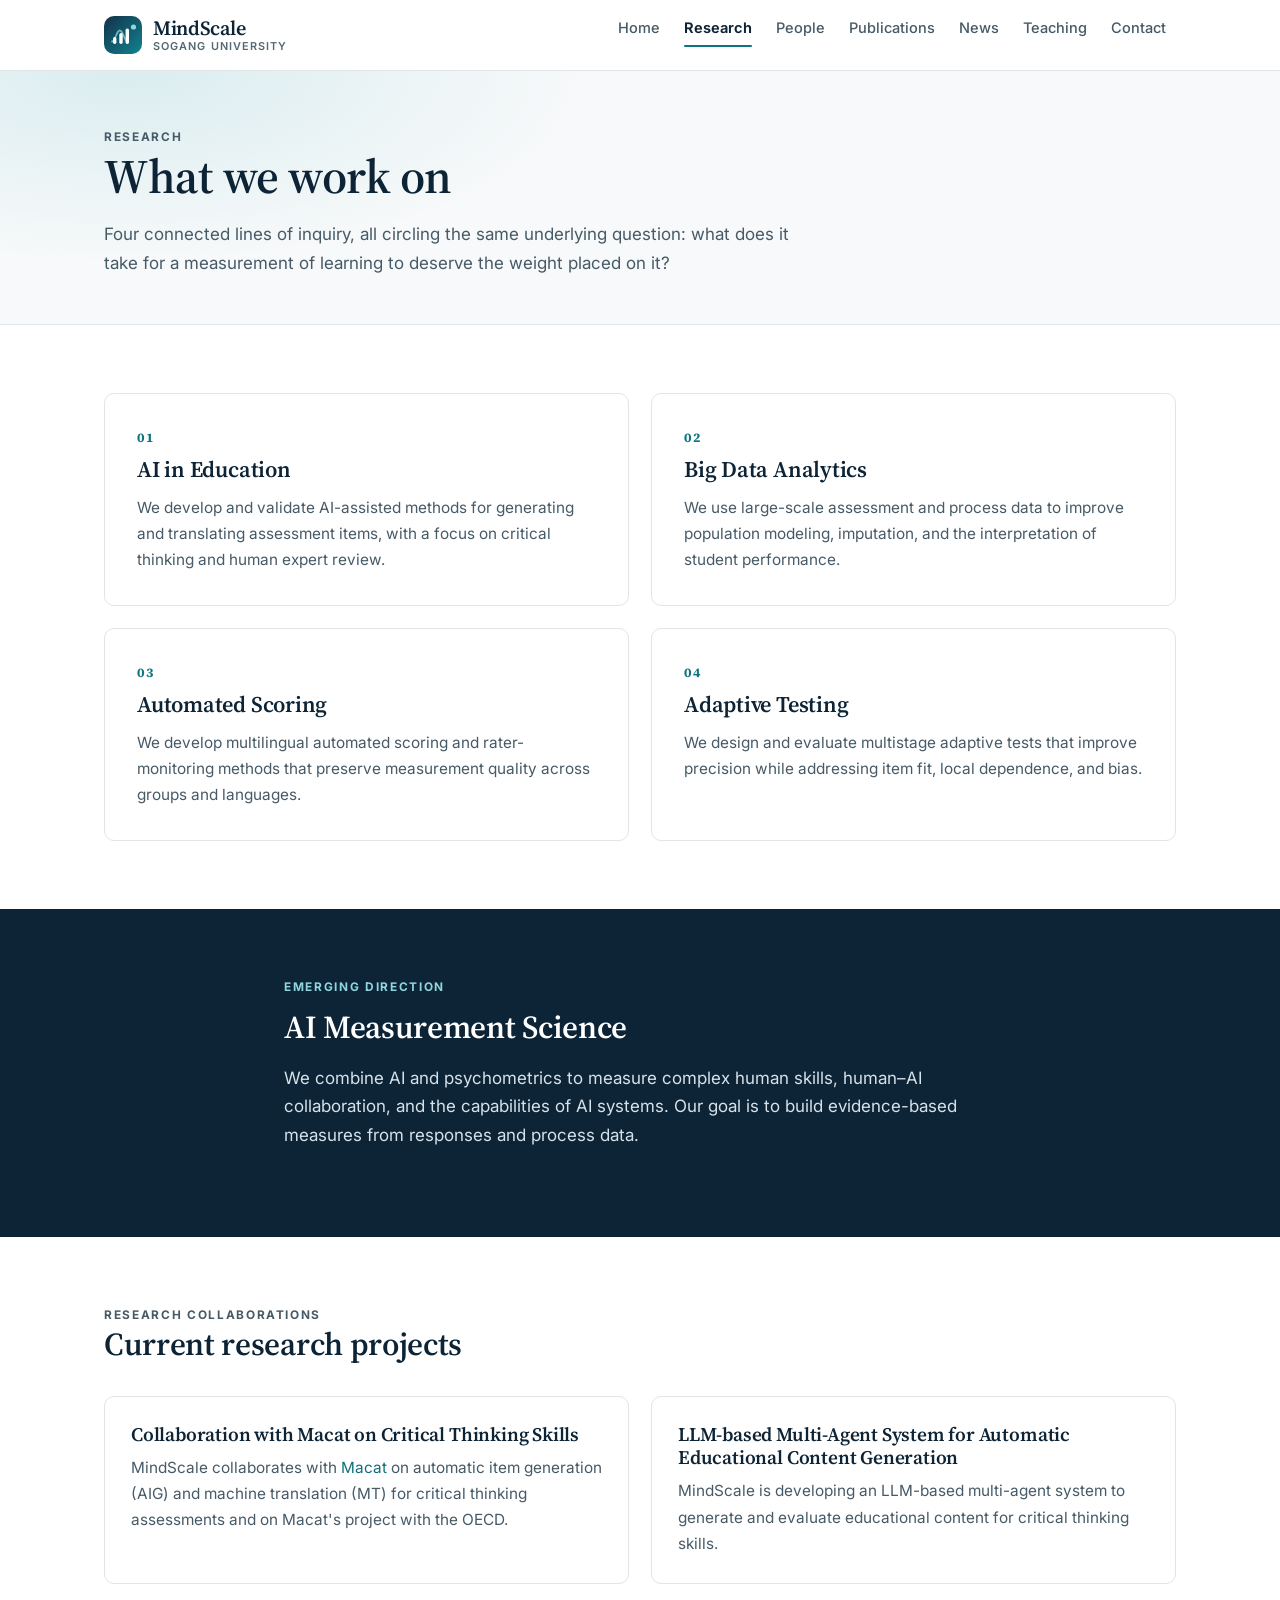
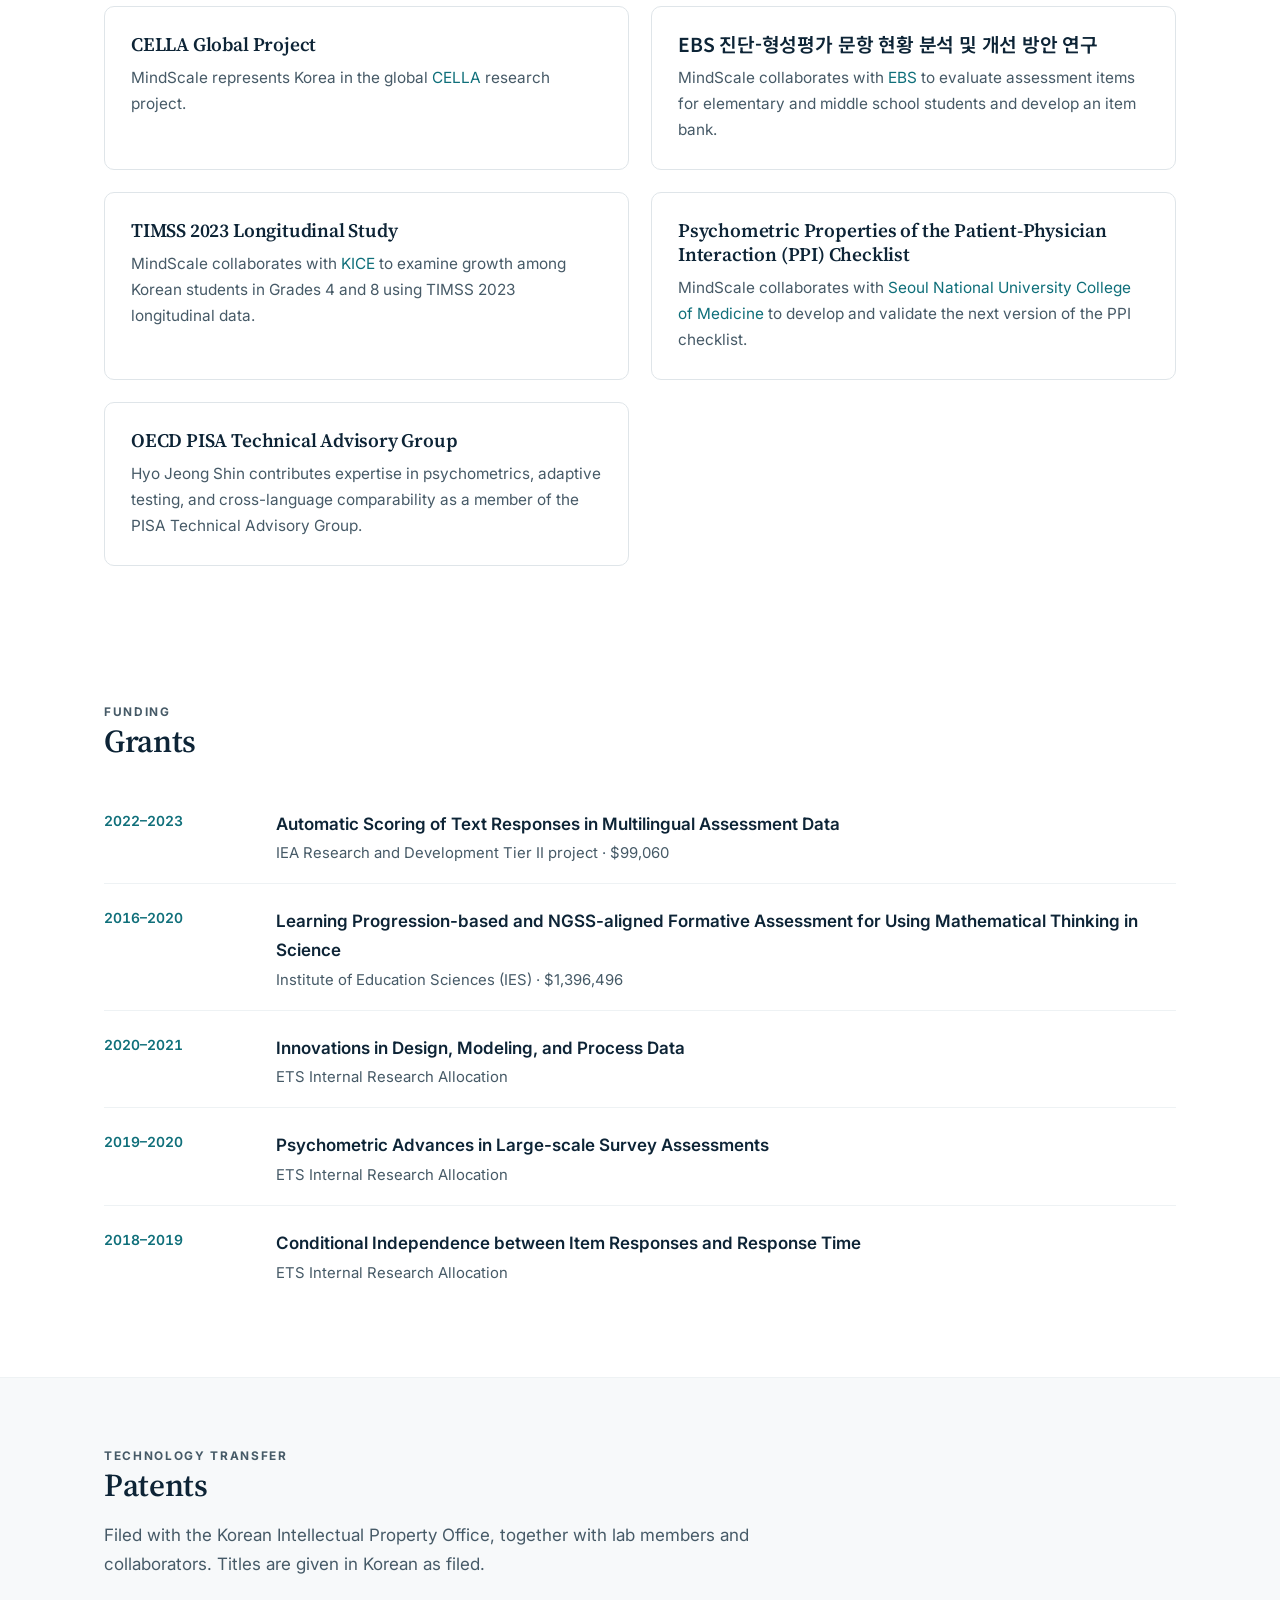
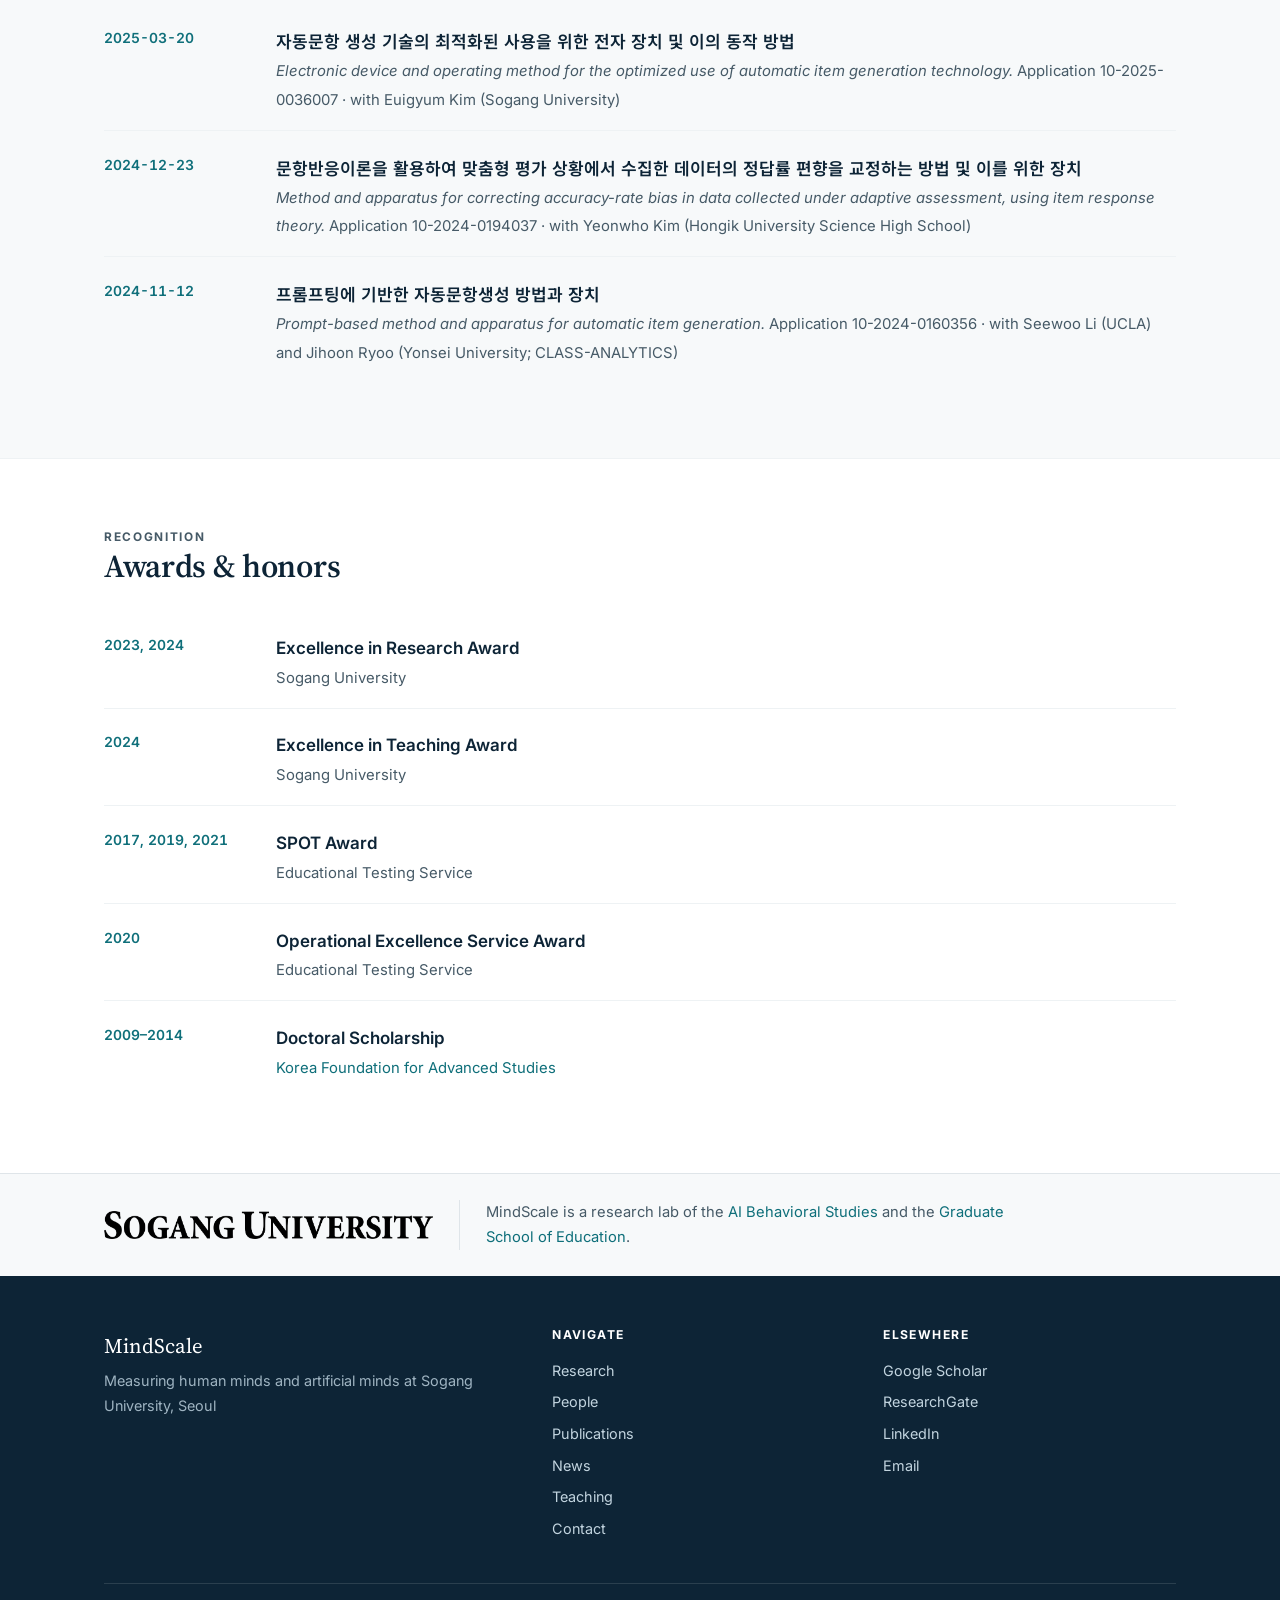
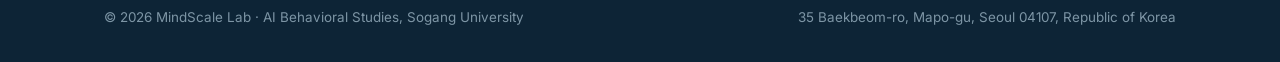
<file: research.html>
<!DOCTYPE html>
<html lang="en">
<head>
<meta charset="utf-8">
<meta name="viewport" content="width=device-width, initial-scale=1">
<title>Research — MindScale Lab</title>
<meta name="description" content="Research at MindScale: AI in education, big data analytics, automated scoring, adaptive testing, and AI Measurement Science, plus PISA psychometric operations, grants, patents, and awards.">
<meta property="og:title" content="Research — MindScale Lab">
<meta property="og:description" content="Research at MindScale: AI in education, big data analytics, automated scoring, adaptive testing, and AI Measurement Science, plus PISA psychometric operations, grants, patents, and awards.">
<meta property="og:type" content="website">
<meta property="og:image" content="https://choiandshin.github.io/mindscale/assets/img/portrait.jpg">
<meta property="og:image:alt" content="Hyo Jeong Shin, director of the MindScale Lab">
<meta property="og:site_name" content="MindScale Lab">
<meta property="og:locale" content="en_US">
<meta property="og:url" content="https://choiandshin.github.io/mindscale/research.html">
<link rel="canonical" href="https://choiandshin.github.io/mindscale/research.html">
<link rel="icon" href="data:image/svg+xml,%3Csvg xmlns='http://www.w3.org/2000/svg' viewBox='0 0 38 38'%3E%3Crect width='38' height='38' rx='10' fill='%2312314a'/%3E%3Crect x='9' y='21' width='3.4' height='7' rx='1.7' fill='white'/%3E%3Crect x='15.3' y='17' width='3.4' height='11' rx='1.7' fill='white'/%3E%3Crect x='21.6' y='12.5' width='3.4' height='15.5' rx='1.7' fill='white'/%3E%3Ccircle cx='29.5' cy='11' r='2.6' fill='%2312838f'/%3E%3C/svg%3E">
<link rel="preconnect" href="https://fonts.googleapis.com">
<link rel="preconnect" href="https://fonts.gstatic.com" crossorigin>
<link href="https://fonts.googleapis.com/css2?family=Inter:wght@400;500;600;700&family=Source+Serif+4:ital,opsz,wght@0,8..60,400;0,8..60,600;1,8..60,400&family=Noto+Sans+KR:wght@400;500&display=swap" rel="stylesheet">
<link rel="stylesheet" href="assets/css/style.css">
</head>
<body>
<!-- HEADER:START -->
  <a class="skip-link" href="#main">Skip to content</a>
  <header class="site-header">
    <nav class="wrap nav" aria-label="Main">
      <a class="brand" href="index.html">
        <svg class="brand-mark" width="38" height="38" viewBox="0 0 38 38" fill="none" aria-hidden="true">
  <defs>
    <linearGradient id="msg" x1="0" y1="0" x2="38" y2="38" gradientUnits="userSpaceOnUse">
      <stop stop-color="#12314a"/><stop offset="1" stop-color="#12838f"/>
    </linearGradient>
  </defs>
  <rect width="38" height="38" rx="10" fill="url(#msg)"/>
  <path d="M8 25.5c3.6 0 4.2-11 7.8-11s4.2 11 7.8 11" stroke="#8fd6de" stroke-width="1.8"
        stroke-linecap="round" opacity=".75" fill="none"/>
  <rect x="9"  y="21" width="3.4" height="7"  rx="1.7" fill="#ffffff"/>
  <rect x="15.3" y="17" width="3.4" height="11" rx="1.7" fill="#ffffff"/>
  <rect x="21.6" y="12.5" width="3.4" height="15.5" rx="1.7" fill="#ffffff"/>
  <circle cx="29.5" cy="11" r="2.6" fill="#8fd6de"/>
</svg>
        <span class="brand-text">
          <span class="brand-name">MindScale</span>
          <span class="brand-sub">Sogang University</span>
        </span>
      </a>
      <ul class="nav-links" id="main-navigation">
        <li><a href="index.html">Home</a></li>
        <li><a href="research.html" class="is-active" aria-current="page">Research</a></li>
        <li><a href="people.html">People</a></li>
        <li><a href="publications.html">Publications</a></li>
        <li><a href="news.html">News</a></li>
        <li><a href="teaching.html">Teaching</a></li>
        <li><a href="contact.html">Contact</a></li>
      </ul>
      <button class="nav-toggle" type="button" aria-label="Menu" aria-expanded="false" aria-controls="main-navigation"><span></span></button>
    </nav>
  </header>
<!-- HEADER:END -->
  <main id="main">

    <section class="page-banner">
      <div class="wrap">
        <p class="eyebrow">Research</p>
        <h1>What we work on</h1>
        <p>Four connected lines of inquiry, all circling the same underlying question: what does it take for
        a measurement of learning to deserve the weight placed on it?</p>
      </div>
    </section>

    <section class="section">
      <div class="wrap">
        <div class="grid grid-2">
        <article class="card" style="padding:32px">
          <div class="card-num">01</div>
          <h2 style="font-size:1.4rem">AI in Education</h2>
          <p>We develop and validate AI-assisted methods for generating and translating assessment items, with a focus on critical thinking and human expert review.</p>
        </article>
        <article class="card" style="padding:32px">
          <div class="card-num">02</div>
          <h2 style="font-size:1.4rem">Big Data Analytics</h2>
          <p>We use large-scale assessment and process data to improve population modeling, imputation, and the interpretation of student performance.</p>
        </article>
        <article class="card" style="padding:32px">
          <div class="card-num">03</div>
          <h2 style="font-size:1.4rem">Automated Scoring</h2>
          <p>We develop multilingual automated scoring and rater-monitoring methods that preserve measurement quality across groups and languages.</p>
        </article>
        <article class="card" style="padding:32px">
          <div class="card-num">04</div>
          <h2 style="font-size:1.4rem">Adaptive Testing</h2>
          <p>We design and evaluate multistage adaptive tests that improve precision while addressing item fit, local dependence, and bias.</p>
        </article>
        </div>
      </div>
    </section>

    <section class="section section--deep">
      <div class="wrap wrap-narrow">
        <p class="eyebrow" style="color:#8fd6de">Emerging direction</p>
        <h2>AI Measurement Science</h2>
        <p>We combine AI and psychometrics to measure complex human skills, human&ndash;AI collaboration,
        and the capabilities of AI systems. Our goal is to build evidence-based measures from responses
        and process data.</p>
      </div>
    </section>

    <section class="section" id="current-projects">
      <div class="wrap">
        <div class="section-head">
          <p class="eyebrow">Research collaborations</p>
          <h2>Current research projects</h2>
        </div>
        <div class="grid grid-2">
          <article class="card">
            <h3>Collaboration with Macat on Critical Thinking Skills</h3>
            <p>MindScale collaborates with <a href="https://macat.com/" rel="noopener">Macat</a> on automatic
            item generation (AIG) and machine translation (MT) for critical thinking assessments and on
            Macat's project with the OECD.</p>
          </article>
          <article class="card">
            <h3>LLM-based Multi-Agent System for Automatic Educational Content Generation</h3>
            <p>MindScale is developing an LLM-based multi-agent system to generate and evaluate educational
            content for critical thinking skills.</p>
          </article>
          <article class="card">
            <h3>CELLA Global Project</h3>
            <p>MindScale represents Korea in the global <a href="https://www.cellaresearch.org/" rel="noopener">CELLA</a>
            research project.</p>
          </article>
          <article class="card">
            <h3 lang="ko">EBS 진단-형성평가 문항 현황 분석 및 개선 방안 연구</h3>
            <p>MindScale collaborates with <a href="https://ai-plus.ebs.co.kr/onestop/high/main_high.ebs" rel="noopener">EBS</a> to evaluate assessment items for elementary and middle school
            students and develop an item bank.</p>
          </article>
          <article class="card">
            <h3>TIMSS 2023 Longitudinal Study</h3>
            <p>MindScale collaborates with <a href="https://www.kice.re.kr/main.do?s=kice" rel="noopener">KICE</a> to examine growth among Korean students in Grades 4 and 8
            using TIMSS 2023 longitudinal data.</p>
          </article>
          <article class="card">
            <h3>Psychometric Properties of the Patient-Physician Interaction (PPI) Checklist</h3>
            <p>MindScale collaborates with <a href="https://medicine.snu.ac.kr/" rel="noopener">Seoul National
            University College of Medicine</a> to develop and validate the next version of the PPI checklist.</p>
          </article>
          <article class="card">
            <h3>OECD PISA Technical Advisory Group</h3>
            <p>Hyo Jeong Shin contributes expertise in psychometrics, adaptive testing, and cross-language
            comparability as a member of the PISA Technical Advisory Group.</p>
          </article>
        </div>
      </div>
    </section>

    <section class="section">
      <div class="wrap">
        <div class="section-head">
          <p class="eyebrow">Funding</p>
          <h2>Grants</h2>
        </div>
        <ul class="timeline">
          <li><span class="when">2022&ndash;2023</span><span class="what">
            <strong>Automatic Scoring of Text Responses in Multilingual Assessment Data</strong>
            <span>IEA Research and Development Tier II project &middot; $99,060</span></span></li>
          <li><span class="when">2016&ndash;2020</span><span class="what">
            <strong>Learning Progression-based and NGSS-aligned Formative Assessment for Using Mathematical Thinking in Science</strong>
            <span>Institute of Education Sciences (IES) &middot; $1,396,496</span></span></li>
          <li><span class="when">2020&ndash;2021</span><span class="what">
            <strong>Innovations in Design, Modeling, and Process Data</strong>
            <span>ETS Internal Research Allocation</span></span></li>
          <li><span class="when">2019&ndash;2020</span><span class="what">
            <strong>Psychometric Advances in Large-scale Survey Assessments</strong>
            <span>ETS Internal Research Allocation</span></span></li>
          <li><span class="when">2018&ndash;2019</span><span class="what">
            <strong>Conditional Independence between Item Responses and Response Time</strong>
            <span>ETS Internal Research Allocation</span></span></li>
        </ul>
      </div>
    </section>

    <section class="section section--warm" id="patents">
      <div class="wrap">
        <div class="section-head">
          <p class="eyebrow">Technology transfer</p>
          <h2>Patents</h2>
          <p>Filed with the Korean Intellectual Property Office, together with lab members and
          collaborators. Titles are given in Korean as filed.</p>
        </div>
        <ul class="timeline">
          <li><span class="when">2025-03-20</span><span class="what">
            <strong lang="ko">자동문항 생성 기술의 최적화된 사용을 위한 전자 장치 및 이의 동작 방법</strong>
            <span><em>Electronic device and operating method for the optimized use of automatic item
            generation technology.</em> Application 10-2025-0036007 &middot; with Euigyum Kim (Sogang
            University)</span></span></li>
          <li><span class="when">2024-12-23</span><span class="what">
            <strong lang="ko">문항반응이론을 활용하여 맞춤형 평가 상황에서 수집한 데이터의 정답률 편향을 교정하는 방법 및 이를 위한 장치</strong>
            <span><em>Method and apparatus for correcting accuracy-rate bias in data collected under adaptive
            assessment, using item response theory.</em> Application 10-2024-0194037 &middot; with Yeonwho
            Kim (Hongik University Science High School)</span></span></li>
          <li><span class="when">2024-11-12</span><span class="what">
            <strong lang="ko">프롬프팅에 기반한 자동문항생성 방법과 장치</strong>
            <span><em>Prompt-based method and apparatus for automatic item generation.</em> Application
            10-2024-0160356 &middot; with Seewoo Li (UCLA) and Jihoon Ryoo (Yonsei University;
            CLASS-ANALYTICS)</span></span></li>
        </ul>
      </div>
    </section>

    <section class="section">
      <div class="wrap">
        <div class="section-head">
          <p class="eyebrow">Recognition</p>
          <h2>Awards &amp; honors</h2>
        </div>
        <ul class="timeline">
          <li><span class="when">2023, 2024</span><span class="what"><strong>Excellence in Research Award</strong><span>Sogang University</span></span></li>
          <li><span class="when">2024</span><span class="what"><strong>Excellence in Teaching Award</strong><span>Sogang University</span></span></li>
          <li><span class="when">2017, 2019, 2021</span><span class="what"><strong>SPOT Award</strong><span>Educational Testing Service</span></span></li>
          <li><span class="when">2020</span><span class="what"><strong>Operational Excellence Service Award</strong><span>Educational Testing Service</span></span></li>
          <li><span class="when">2009&ndash;2014</span><span class="what"><strong>Doctoral Scholarship</strong><span><a href="https://eng.kfas.or.kr/" rel="noopener">Korea Foundation for Advanced Studies</a></span></span></li>
        </ul>
      </div>
    </section>

  </main>
<!-- FOOTER:START -->
  <section class="affiliation">
    <div class="wrap affiliation-inner">
      <a class="uni-logo-link" href="https://www.sogang.ac.kr/" rel="noopener" aria-label="Sogang University">
        <!-- Sogang University logotype. Download the official file from
             https://sogang.ac.kr/intro/symbol/s_logo.html and save the PNG as
             assets/img/sogang-logo.png. Until that file exists the image hides
             itself and only the line of text below is shown. -->
        <img class="uni-logo" src="assets/img/sogang-logo.png" alt="Sogang University" width="1129" height="96" loading="lazy" decoding="async"
             onerror="this.style.display='none'">
      </a>
      <p>MindScale is a research lab of the <a href="https://aibeh.sogang.ac.kr/" rel="noopener">AI Behavioral Studies</a>
      and the <a href="https://gsedu.sogang.ac.kr/" rel="noopener">Graduate School of Education</a>.</p>
    </div>
  </section>

  <footer class="site-footer">
    <div class="wrap">
      <div class="footer-grid">
        <div>
          <div class="footer-brand-name">MindScale</div>
          <p>Measuring human minds and artificial minds at Sogang University, Seoul</p>
        </div>
        <div>
          <h2>Navigate</h2>
          <ul>
            <li><a href="research.html">Research</a></li>
            <li><a href="people.html">People</a></li>
            <li><a href="publications.html">Publications</a></li>
            <li><a href="news.html">News</a></li>
            <li><a href="teaching.html">Teaching</a></li>
            <li><a href="contact.html">Contact</a></li>
          </ul>
        </div>
        <div>
          <h2>Elsewhere</h2>
          <ul>
            <li><a href="https://scholar.google.com/citations?user=tMMEYzYAAAAJ" rel="noopener">Google Scholar</a></li>
            <li><a href="https://www.researchgate.net/profile/Hyo-Jeong-Shin" rel="noopener">ResearchGate</a></li>
            <li><a href="https://www.linkedin.com/in/hyo-jeong-shin-42128932/" rel="noopener">LinkedIn</a></li>
            <li><a href="mailto:hshinedu@sogang.ac.kr">Email</a></li>
          </ul>
        </div>
      </div>
      <div class="footer-bottom">
        <span>&copy; <span data-current-year>2026</span> MindScale Lab &middot; AI Behavioral Studies, Sogang University</span>
        <span>35 Baekbeom-ro, Mapo-gu, Seoul 04107, Republic of Korea</span>
      </div>
    </div>
  </footer>
<!-- FOOTER:END -->
<script src="assets/js/main.js"></script>
</body>
</html>
</file>
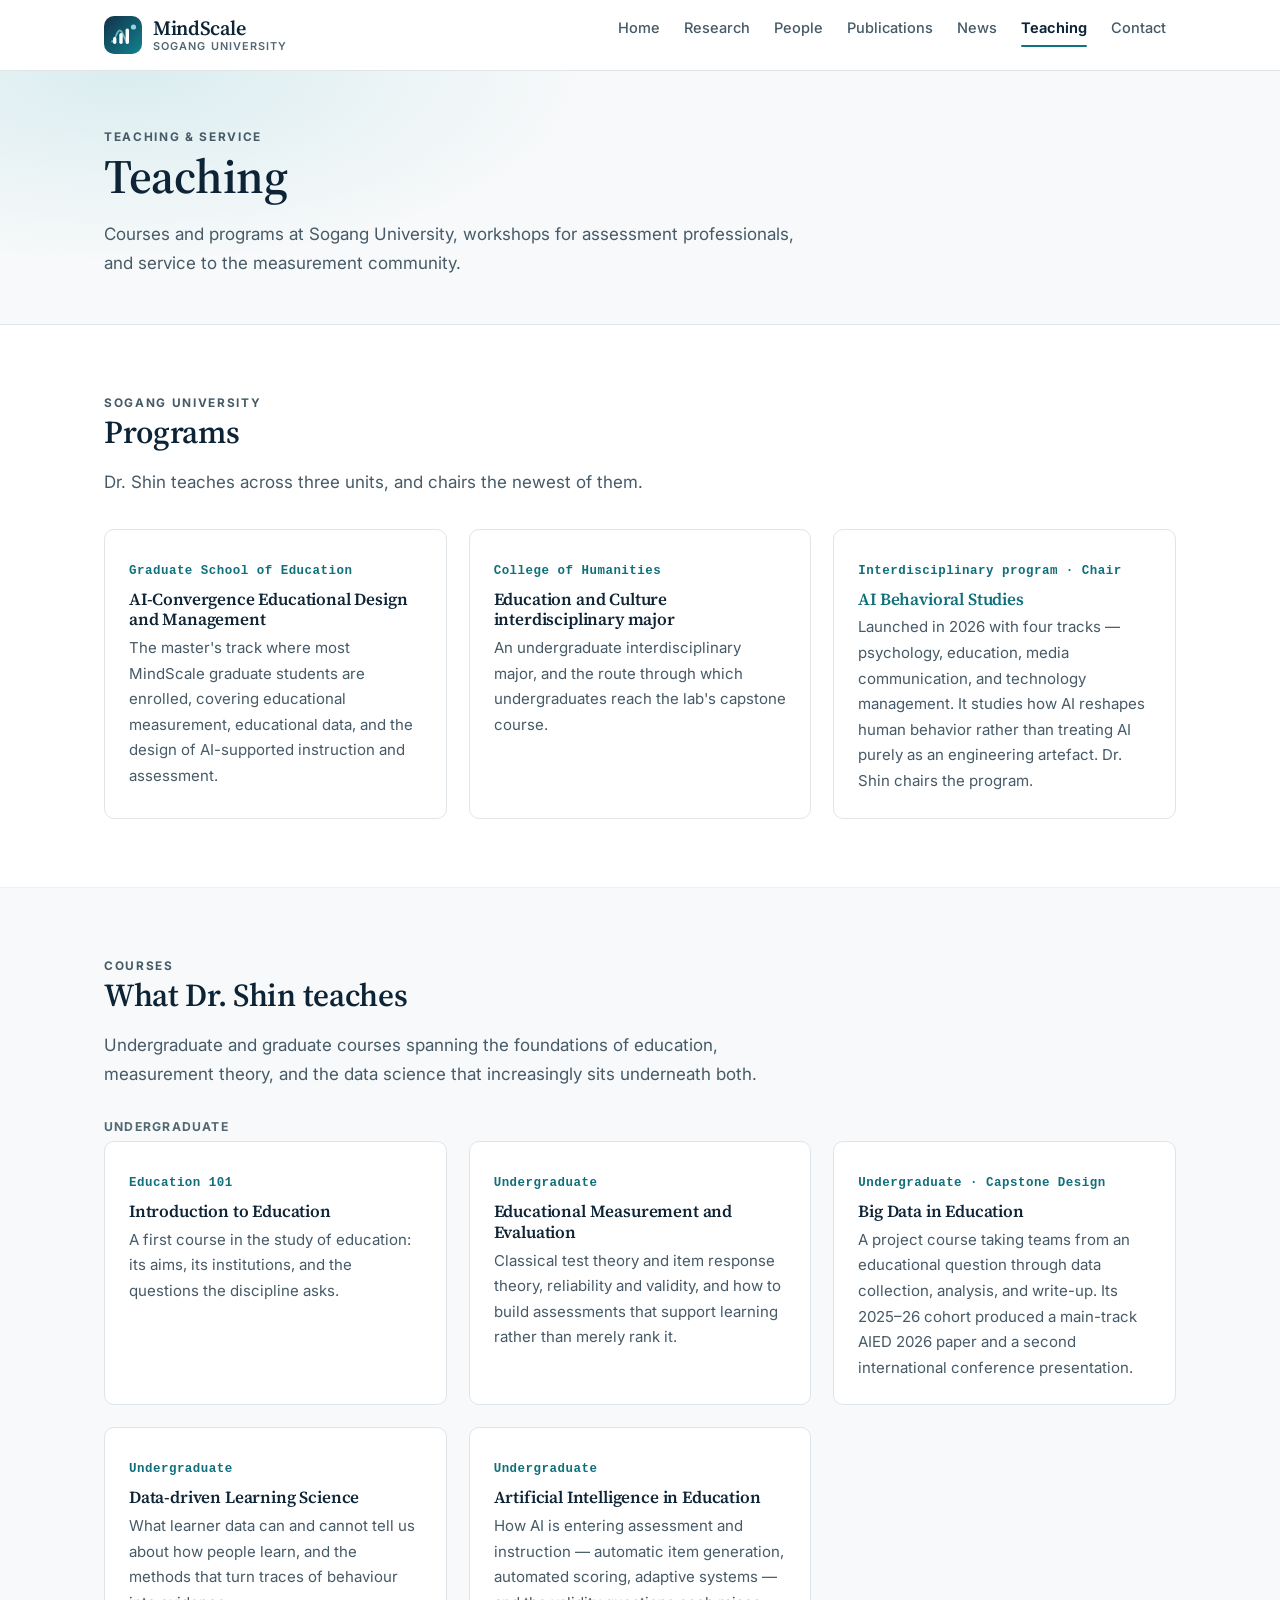
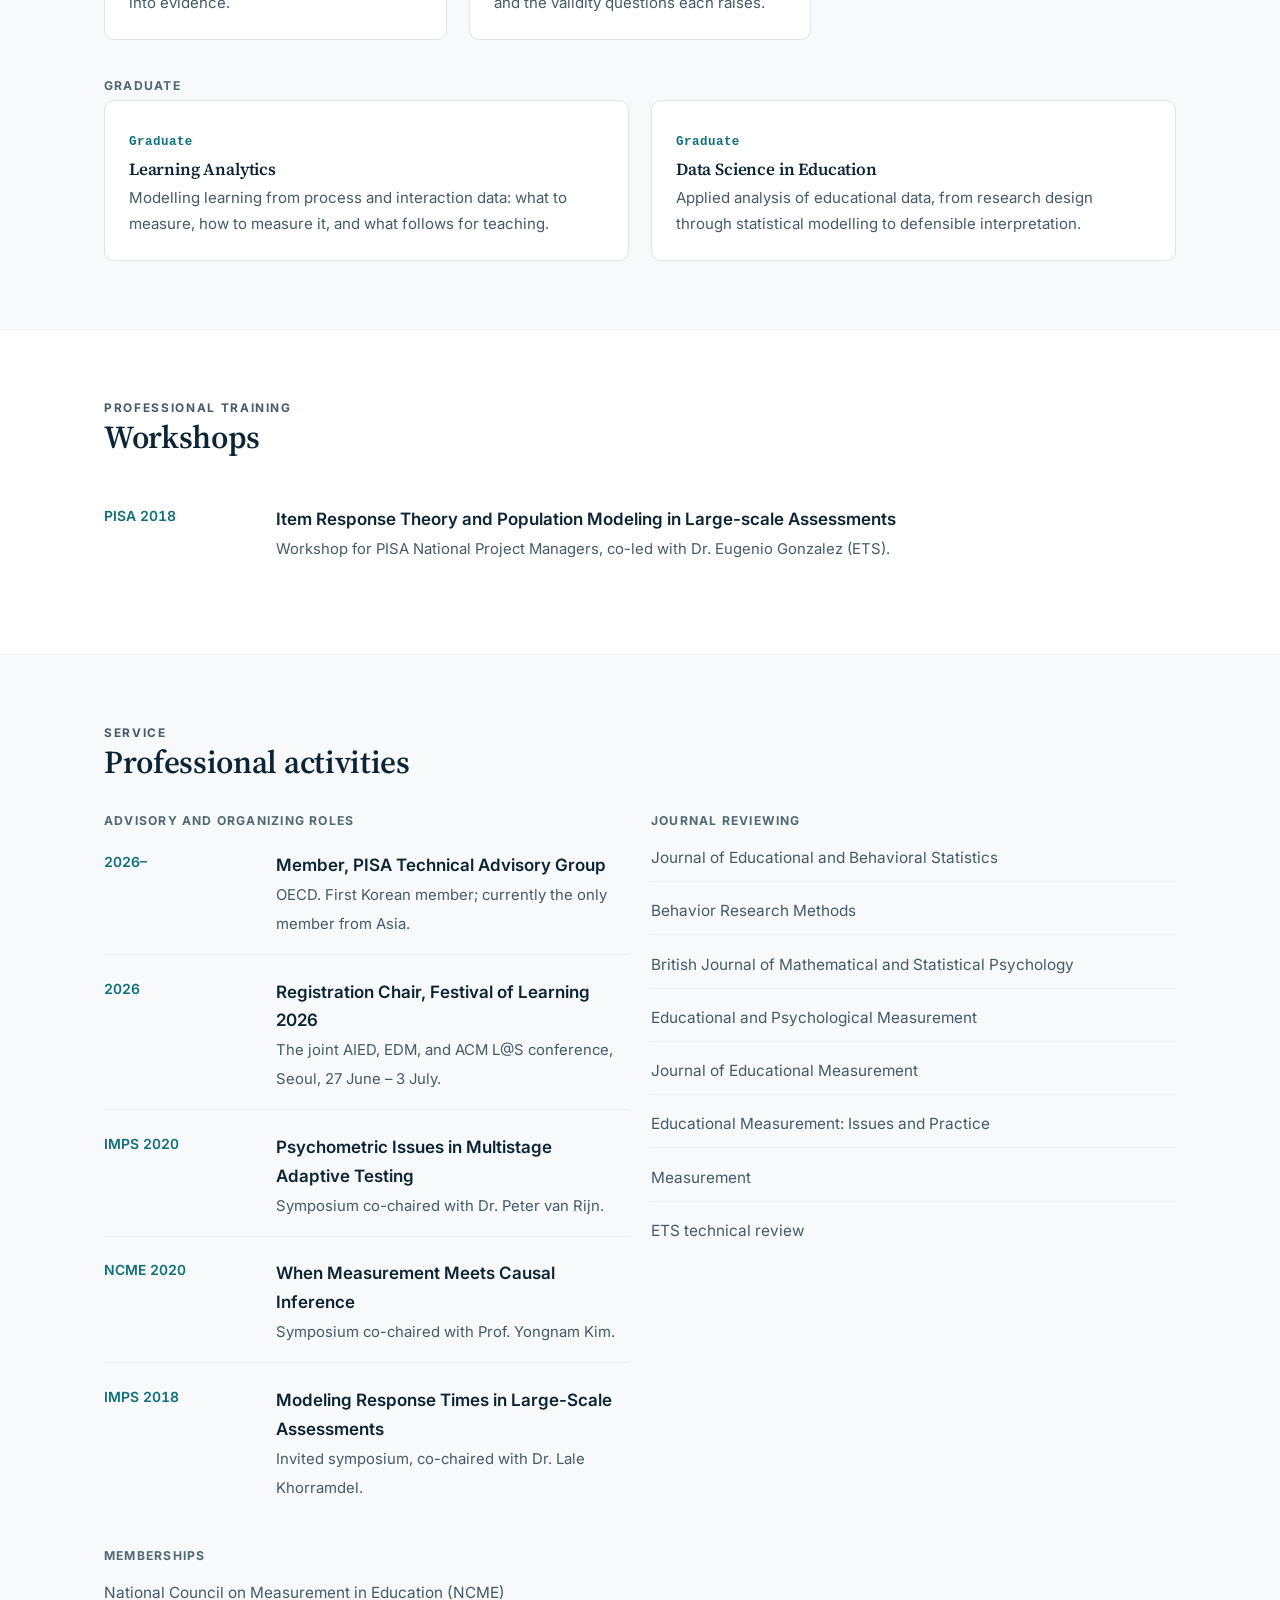
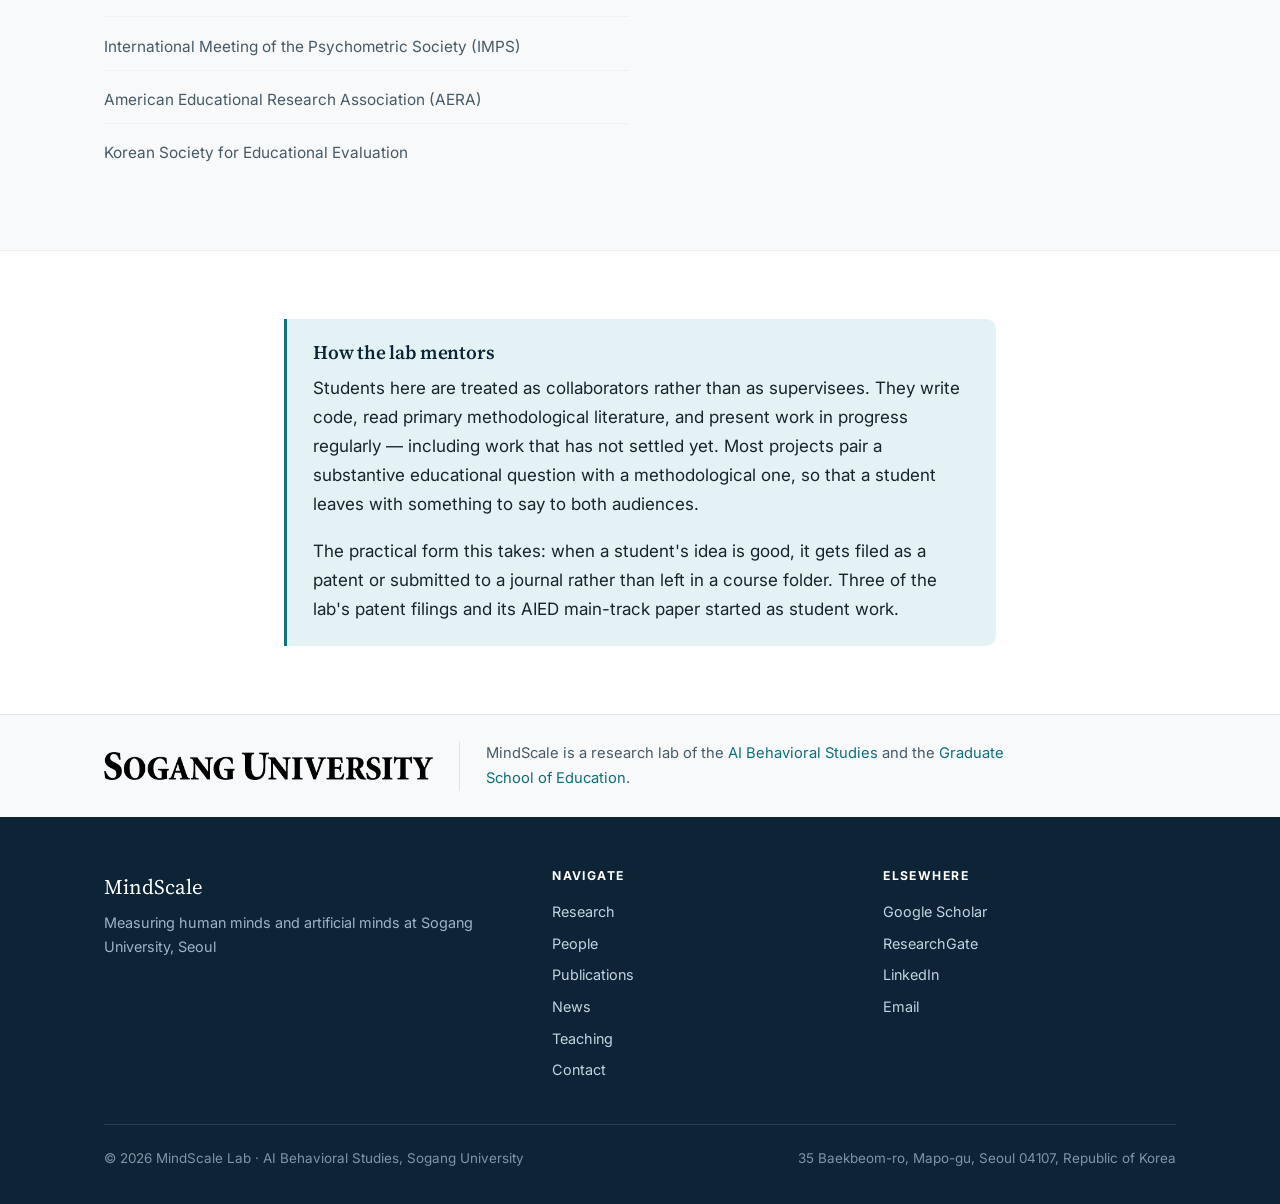
<file: teaching.html>
<!DOCTYPE html>
<html lang="en">
<head>
<meta charset="utf-8">
<meta name="viewport" content="width=device-width, initial-scale=1">
<title>Teaching — MindScale Lab</title>
<meta name="description" content="Programs and courses at Sogang University, professional workshops, and service to the educational measurement community.">
<meta property="og:title" content="Teaching — MindScale Lab">
<meta property="og:description" content="Programs and courses at Sogang University, professional workshops, and service to the educational measurement community.">
<meta property="og:type" content="website">
<meta property="og:image" content="https://choiandshin.github.io/mindscale/assets/img/portrait.jpg">
<meta property="og:image:alt" content="Hyo Jeong Shin, director of the MindScale Lab">
<meta property="og:site_name" content="MindScale Lab">
<meta property="og:locale" content="en_US">
<meta property="og:url" content="https://choiandshin.github.io/mindscale/teaching.html">
<link rel="canonical" href="https://choiandshin.github.io/mindscale/teaching.html">
<link rel="icon" href="data:image/svg+xml,%3Csvg xmlns='http://www.w3.org/2000/svg' viewBox='0 0 38 38'%3E%3Crect width='38' height='38' rx='10' fill='%2312314a'/%3E%3Crect x='9' y='21' width='3.4' height='7' rx='1.7' fill='white'/%3E%3Crect x='15.3' y='17' width='3.4' height='11' rx='1.7' fill='white'/%3E%3Crect x='21.6' y='12.5' width='3.4' height='15.5' rx='1.7' fill='white'/%3E%3Ccircle cx='29.5' cy='11' r='2.6' fill='%2312838f'/%3E%3C/svg%3E">
<link rel="preconnect" href="https://fonts.googleapis.com">
<link rel="preconnect" href="https://fonts.gstatic.com" crossorigin>
<link href="https://fonts.googleapis.com/css2?family=Inter:wght@400;500;600;700&family=Source+Serif+4:ital,opsz,wght@0,8..60,400;0,8..60,600;1,8..60,400&family=Noto+Sans+KR:wght@400;500&display=swap" rel="stylesheet">
<link rel="stylesheet" href="assets/css/style.css">
</head>
<body>
<!-- HEADER:START -->
  <a class="skip-link" href="#main">Skip to content</a>
  <header class="site-header">
    <nav class="wrap nav" aria-label="Main">
      <a class="brand" href="index.html">
        <svg class="brand-mark" width="38" height="38" viewBox="0 0 38 38" fill="none" aria-hidden="true">
  <defs>
    <linearGradient id="msg" x1="0" y1="0" x2="38" y2="38" gradientUnits="userSpaceOnUse">
      <stop stop-color="#12314a"/><stop offset="1" stop-color="#12838f"/>
    </linearGradient>
  </defs>
  <rect width="38" height="38" rx="10" fill="url(#msg)"/>
  <path d="M8 25.5c3.6 0 4.2-11 7.8-11s4.2 11 7.8 11" stroke="#8fd6de" stroke-width="1.8"
        stroke-linecap="round" opacity=".75" fill="none"/>
  <rect x="9"  y="21" width="3.4" height="7"  rx="1.7" fill="#ffffff"/>
  <rect x="15.3" y="17" width="3.4" height="11" rx="1.7" fill="#ffffff"/>
  <rect x="21.6" y="12.5" width="3.4" height="15.5" rx="1.7" fill="#ffffff"/>
  <circle cx="29.5" cy="11" r="2.6" fill="#8fd6de"/>
</svg>
        <span class="brand-text">
          <span class="brand-name">MindScale</span>
          <span class="brand-sub">Sogang University</span>
        </span>
      </a>
      <ul class="nav-links" id="main-navigation">
        <li><a href="index.html">Home</a></li>
        <li><a href="research.html">Research</a></li>
        <li><a href="people.html">People</a></li>
        <li><a href="publications.html">Publications</a></li>
        <li><a href="news.html">News</a></li>
        <li><a href="teaching.html" class="is-active" aria-current="page">Teaching</a></li>
        <li><a href="contact.html">Contact</a></li>
      </ul>
      <button class="nav-toggle" type="button" aria-label="Menu" aria-expanded="false" aria-controls="main-navigation"><span></span></button>
    </nav>
  </header>
<!-- HEADER:END -->
  <main id="main">

    <section class="page-banner">
      <div class="wrap">
        <p class="eyebrow">Teaching &amp; service</p>
        <h1>Teaching</h1>
        <p>Courses and programs at Sogang University, workshops for assessment professionals, and service to
        the measurement community.</p>
      </div>
    </section>

    <section class="section">
      <div class="wrap">
        <div class="section-head">
          <p class="eyebrow">Sogang University</p>
          <h2>Programs</h2>
          <p>Dr. Shin teaches across three units, and chairs the newest of them.</p>
        </div>
        <div class="grid grid-3">
          <article class="course">
            <span class="code">Graduate School of Education</span>
            <h3>AI-Convergence Educational Design and Management</h3>
            <p>The master's track where most MindScale graduate students are enrolled, covering educational
            measurement, educational data, and the design of AI-supported instruction and assessment.</p>
          </article>
          <article class="course">
            <span class="code">College of Humanities</span>
            <h3>Education and Culture interdisciplinary major</h3>
            <p>An undergraduate interdisciplinary major, and the route through which undergraduates reach
            the lab's capstone course.</p>
          </article>
          <article class="course">
            <span class="code">Interdisciplinary program &middot; Chair</span>
            <h3><a href="https://aibeh.sogang.ac.kr/" rel="noopener">AI Behavioral Studies</a></h3>
            <p>Launched in 2026 with four tracks &mdash; psychology, education, media communication, and
            technology management. It studies how AI reshapes human behavior rather than treating AI purely
            as an engineering artefact. Dr. Shin chairs the program.</p>
          </article>
        </div>
      </div>
    </section>

    <section class="section section--warm">
      <div class="wrap">
        <div class="section-head">
          <p class="eyebrow">Courses</p>
          <h2>What Dr. Shin teaches</h2>
          <p>Undergraduate and graduate courses spanning the foundations of education, measurement theory,
          and the data science that increasingly sits underneath both.</p>
        </div>

        <h3 class="mini-head">Undergraduate</h3>
        <div class="grid grid-3" style="margin-bottom:2.4rem">
          <article class="course">
            <span class="code">Education 101</span>
            <h3>Introduction to Education</h3>
            <p>A first course in the study of education: its aims, its institutions, and the questions the
            discipline asks.</p>
          </article>
          <article class="course">
            <span class="code">Undergraduate</span>
            <h3>Educational Measurement and Evaluation</h3>
            <p>Classical test theory and item response theory, reliability and validity, and how to build
            assessments that support learning rather than merely rank it.</p>
          </article>
          <article class="course">
            <span class="code">Undergraduate &middot; Capstone Design</span>
            <h3>Big Data in Education</h3>
            <p>A project course taking teams from an educational question through data collection, analysis,
            and write-up. Its 2025&ndash;26 cohort produced a main-track AIED 2026 paper and a second
            international conference presentation.</p>
          </article>
          <article class="course">
            <span class="code">Undergraduate</span>
            <h3>Data-driven Learning Science</h3>
            <p>What learner data can and cannot tell us about how people learn, and the methods that turn
            traces of behaviour into evidence.</p>
          </article>
          <article class="course">
            <span class="code">Undergraduate</span>
            <h3>Artificial Intelligence in Education</h3>
            <p>How AI is entering assessment and instruction &mdash; automatic item generation, automated
            scoring, adaptive systems &mdash; and the validity questions each raises.</p>
          </article>
        </div>

        <h3 class="mini-head">Graduate</h3>
        <div class="grid grid-2">
          <article class="course">
            <span class="code">Graduate</span>
            <h3>Learning Analytics</h3>
            <p>Modelling learning from process and interaction data: what to measure, how to measure it, and
            what follows for teaching.</p>
          </article>
          <article class="course">
            <span class="code">Graduate</span>
            <h3>Data Science in Education</h3>
            <p>Applied analysis of educational data, from research design through statistical modelling to
            defensible interpretation.</p>
          </article>
        </div>
      </div>
    </section>

    <section class="section">
      <div class="wrap">
        <div class="section-head">
          <p class="eyebrow">Professional training</p>
          <h2>Workshops</h2>
        </div>
        <ul class="timeline">
          <li><span class="when">PISA 2018</span><span class="what">
            <strong>Item Response Theory and Population Modeling in Large-scale Assessments</strong>
            <span>Workshop for PISA National Project Managers, co-led with Dr. Eugenio Gonzalez (ETS).</span></span></li>
        </ul>
      </div>
    </section>

    <section class="section section--warm">
      <div class="wrap">
        <div class="section-head">
          <p class="eyebrow">Service</p>
          <h2>Professional activities</h2>
        </div>
        <div class="grid grid-2">
          <div>
            <h3 class="mini-head">Advisory and organizing roles</h3>
            <ul class="timeline">
              <li><span class="when">2026&ndash;</span><span class="what"><strong>Member, PISA Technical Advisory Group</strong><span>OECD. First Korean member; currently the only member from Asia.</span></span></li>
              <li><span class="when">2026</span><span class="what"><strong>Registration Chair, Festival of Learning 2026</strong><span>The joint AIED, EDM, and ACM L@S conference, Seoul, 27 June &ndash; 3 July.</span></span></li>
              <li><span class="when">IMPS 2020</span><span class="what"><strong>Psychometric Issues in Multistage Adaptive Testing</strong><span>Symposium co-chaired with Dr. Peter van Rijn.</span></span></li>
              <li><span class="when">NCME 2020</span><span class="what"><strong>When Measurement Meets Causal Inference</strong><span>Symposium co-chaired with Prof. Yongnam Kim.</span></span></li>
              <li><span class="when">IMPS 2018</span><span class="what"><strong>Modeling Response Times in Large-Scale Assessments</strong><span>Invited symposium, co-chaired with Dr. Lale Khorramdel.</span></span></li>
            </ul>

            <h3 class="mini-head" style="margin-top:2rem">Memberships</h3>
            <ul class="plain-list">
              <li>National Council on Measurement in Education (NCME)</li>
              <li>International Meeting of the Psychometric Society (IMPS)</li>
              <li>American Educational Research Association (AERA)</li>
              <li>Korean Society for Educational Evaluation</li>
            </ul>
          </div>
          <div>
            <h3 class="mini-head">Journal reviewing</h3>
            <ul class="plain-list">
              <li>Journal of Educational and Behavioral Statistics</li>
              <li>Behavior Research Methods</li>
              <li>British Journal of Mathematical and Statistical Psychology</li>
              <li>Educational and Psychological Measurement</li>
              <li>Journal of Educational Measurement</li>
              <li>Educational Measurement: Issues and Practice</li>
              <li>Measurement</li>
              <li>ETS technical review</li>
            </ul>
          </div>
        </div>
      </div>
    </section>

    <section class="section">
      <div class="wrap wrap-narrow">
        <div class="callout">
          <h2 style="font-size:1.2rem">How the lab mentors</h2>
          <p>Students here are treated as collaborators rather than as supervisees. They write code, read
          primary methodological literature, and present work in progress regularly &mdash; including work
          that has not settled yet. Most projects pair a substantive educational question with a
          methodological one, so that a student leaves with something to say to both audiences.</p>
          <p>The practical form this takes: when a student's idea is good, it gets filed as a patent or
          submitted to a journal rather than left in a course folder. Three of the lab's patent filings and
          its AIED main-track paper started as student work.</p>
        </div>
      </div>
    </section>

  </main>
<!-- FOOTER:START -->
  <section class="affiliation">
    <div class="wrap affiliation-inner">
      <a class="uni-logo-link" href="https://www.sogang.ac.kr/" rel="noopener" aria-label="Sogang University">
        <!-- Sogang University logotype. Download the official file from
             https://sogang.ac.kr/intro/symbol/s_logo.html and save the PNG as
             assets/img/sogang-logo.png. Until that file exists the image hides
             itself and only the line of text below is shown. -->
        <img class="uni-logo" src="assets/img/sogang-logo.png" alt="Sogang University" width="1129" height="96" loading="lazy" decoding="async"
             onerror="this.style.display='none'">
      </a>
      <p>MindScale is a research lab of the <a href="https://aibeh.sogang.ac.kr/" rel="noopener">AI Behavioral Studies</a>
      and the <a href="https://gsedu.sogang.ac.kr/" rel="noopener">Graduate School of Education</a>.</p>
    </div>
  </section>

  <footer class="site-footer">
    <div class="wrap">
      <div class="footer-grid">
        <div>
          <div class="footer-brand-name">MindScale</div>
          <p>Measuring human minds and artificial minds at Sogang University, Seoul</p>
        </div>
        <div>
          <h2>Navigate</h2>
          <ul>
            <li><a href="research.html">Research</a></li>
            <li><a href="people.html">People</a></li>
            <li><a href="publications.html">Publications</a></li>
            <li><a href="news.html">News</a></li>
            <li><a href="teaching.html">Teaching</a></li>
            <li><a href="contact.html">Contact</a></li>
          </ul>
        </div>
        <div>
          <h2>Elsewhere</h2>
          <ul>
            <li><a href="https://scholar.google.com/citations?user=tMMEYzYAAAAJ" rel="noopener">Google Scholar</a></li>
            <li><a href="https://www.researchgate.net/profile/Hyo-Jeong-Shin" rel="noopener">ResearchGate</a></li>
            <li><a href="https://www.linkedin.com/in/hyo-jeong-shin-42128932/" rel="noopener">LinkedIn</a></li>
            <li><a href="mailto:hshinedu@sogang.ac.kr">Email</a></li>
          </ul>
        </div>
      </div>
      <div class="footer-bottom">
        <span>&copy; <span data-current-year>2026</span> MindScale Lab &middot; AI Behavioral Studies, Sogang University</span>
        <span>35 Baekbeom-ro, Mapo-gu, Seoul 04107, Republic of Korea</span>
      </div>
    </div>
  </footer>
<!-- FOOTER:END -->
<script src="assets/js/main.js"></script>
</body>
</html>
</file>
<file: assets/css/style.css>
/* ==========================================================================
   MindScale Lab — design system
   Palette: deep navy + teal accent on warm white
   ========================================================================== */

:root {
  /* Brand */
  --navy-900: #0d2436;
  --navy-800: #12314a;
  --navy-700: #1b4165;
  --teal-700: #0f6f7a;
  --teal-600: #0e7480;
  --teal-500: #1a9aa8;
  --teal-100: #e3f2f4;

  /* Neutrals */
  --ink:        #17242e;
  --ink-soft:   #465a67;
  --ink-faint:  #526873;
  --rule:       #dfe5e9;
  --rule-soft:  #eef2f4;
  --paper:      #ffffff;
  --paper-warm: #f7f9fa;
  --paper-deep: #eef3f5;

  /* Type */
  --serif: "Source Serif 4", "Noto Serif KR", Georgia, "Times New Roman", serif;
  --sans:  "Inter", "Pretendard", -apple-system, BlinkMacSystemFont, "Segoe UI",
           "Noto Sans KR", Roboto, "Helvetica Neue", Arial, sans-serif;
  --mono:  ui-monospace, SFMono-Regular, "SF Mono", Menlo, Consolas, monospace;

  /* Layout */
  --wrap: 1120px;
  --wrap-narrow: 760px;
  --radius: 10px;
  --radius-lg: 16px;
  --shadow-sm: 0 1px 2px rgba(13, 36, 54, .06), 0 2px 8px rgba(13, 36, 54, .05);
  --shadow-md: 0 2px 6px rgba(13, 36, 54, .07), 0 12px 32px rgba(13, 36, 54, .09);
}

/* ---------- reset ---------- */
*, *::before, *::after { box-sizing: border-box; }
html { -webkit-text-size-adjust: 100%; scroll-behavior: smooth; }
body {
  margin: 0;
  font-family: var(--sans);
  font-size: 17px;
  line-height: 1.7;
  color: var(--ink);
  background: var(--paper);
  -webkit-font-smoothing: antialiased;
}
img { max-width: 100%; height: auto; display: block; }
a { color: var(--teal-700); text-decoration: none; }
a:hover { color: var(--teal-600); text-decoration: underline; text-underline-offset: 3px; }
h1, h2, h3, h4 { font-family: var(--serif); color: var(--navy-900); line-height: 1.22; margin: 0 0 .5em; font-weight: 600; letter-spacing: -.01em; }
h1 { font-size: clamp(2rem, 1.4rem + 2.6vw, 3rem); }
h2 { font-size: clamp(1.5rem, 1.2rem + 1.2vw, 2rem); }
h3 { font-size: 1.2rem; }
p  { margin: 0 0 1.1em; }
ul, ol { margin: 0 0 1.1em; padding-left: 1.25em; }
li { margin-bottom: .4em; }
hr { border: 0; border-top: 1px solid var(--rule); margin: 2.5rem 0; }
:focus-visible { outline: 3px solid var(--teal-500); outline-offset: 2px; border-radius: 3px; }

/* ---------- layout helpers ---------- */
.wrap { width: 100%; max-width: var(--wrap); margin-inline: auto; padding-inline: 24px; }
.wrap-narrow { max-width: var(--wrap-narrow); }
.section { padding: 68px 0; }
.section--tight { padding: 44px 0; }
.section--warm { background: var(--paper-warm); border-block: 1px solid var(--rule-soft); }
.section--deep { background: var(--navy-900); color: #d6e2ea; }
.section--deep h2, .section--deep h3 { color: #fff; }
.section--deep a { color: var(--teal-100); }

.eyebrow {
  font-family: var(--sans);
  font-size: .74rem;
  font-weight: 700;
  letter-spacing: .14em;
  text-transform: uppercase;
  color: var(--teal-700);
  margin: 0 0 .7rem;
}
.section-head { margin-bottom: 2rem; }
.section-head p { color: var(--ink-soft); max-width: 62ch; margin-bottom: 0; }
.lede { font-size: 1.12rem; color: var(--ink-soft); }

/* ---------- header / nav ---------- */
.site-header {
  position: sticky; top: 0; z-index: 60;
  background: rgba(255,255,255,.94);
  -webkit-backdrop-filter: saturate(160%) blur(10px);
  backdrop-filter: saturate(160%) blur(10px);
  border-bottom: 1px solid var(--rule);
}
.nav {
  display: flex; align-items: center; gap: 14px;
  min-height: 70px;
}
.brand { display: flex; align-items: center; gap: 11px; margin-right: auto; }
.brand:hover { text-decoration: none; }
.brand-mark { flex: 0 0 auto; }
.brand-text { display: flex; flex-direction: column; line-height: 1.15; }
.brand-name {
  font-family: var(--serif); font-size: 1.26rem; font-weight: 600;
  color: var(--navy-900); letter-spacing: -.015em;
}
.brand-sub {
  font-size: .68rem; font-weight: 600; letter-spacing: .1em;
  text-transform: uppercase; color: var(--ink-faint); white-space: nowrap;
}

.nav-links { display: flex; align-items: center; gap: 4px; list-style: none; margin: 0; padding: 0; }
.nav-links a {
  display: block; padding: 8px 10px; border-radius: 7px;
  font-size: .91rem; font-weight: 500; color: var(--ink-soft); white-space: nowrap;
}
.nav-links a:hover { background: var(--paper-deep); color: var(--navy-800); text-decoration: none; }
.nav-links a.is-active { color: var(--navy-900); font-weight: 650; }
/* the underline space is reserved on every item so the active one does not shift the row */
.nav-links a::after {
  content: ""; display: block; height: 2px; border-radius: 2px;
  background: transparent; margin-top: 4px;
}
.nav-links a.is-active::after { background: var(--teal-600); }

.nav-toggle {
  display: none; width: 40px; height: 40px; border: 1px solid var(--rule);
  border-radius: 8px; background: #fff; cursor: pointer; padding: 0;
  align-items: center; justify-content: center;
}
.nav-toggle span, .nav-toggle span::before, .nav-toggle span::after {
  content: ""; display: block; width: 17px; height: 2px; background: var(--navy-800); border-radius: 2px; position: relative;
}
.nav-toggle span::before { position: absolute; top: -5px; }
.nav-toggle span::after  { position: absolute; top: 5px; }

/* ---------- hero ---------- */
.hero {
  background:
    radial-gradient(1000px 460px at 12% -10%, rgba(26,154,168,.16), transparent 62%),
    radial-gradient(760px 420px at 96% 8%, rgba(27,65,101,.14), transparent 60%),
    var(--paper-warm);
  border-bottom: 1px solid var(--rule);
  padding: 76px 0 68px;
}
.hero-grid { display: grid; grid-template-columns: 1.5fr .9fr; gap: 56px; align-items: center; }
.hero h1 { margin-bottom: .35em; }
.hero .hero-tag {
  font-family: var(--serif); font-size: clamp(1.3rem, 1.1rem + .6vw, 1.6rem);
  font-weight: 600; line-height: 1.35;
  color: var(--teal-700); margin-bottom: 1.1em;
}
.hero p.lede { font-size: 1.12rem; max-width: 56ch; }

.portrait-frame { position: relative; }
.portrait {
  width: 100%; aspect-ratio: 4/5; object-fit: cover;
  border-radius: var(--radius-lg); box-shadow: var(--shadow-md);
  background: var(--paper-deep);
}
.portrait-caption { margin-top: .85rem; font-size: .84rem; color: var(--ink-faint); text-align: center; }

/* ---------- buttons ---------- */
.btn-row { display: flex; flex-wrap: wrap; gap: 12px; margin-top: 1.6rem; }
.btn {
  display: inline-flex; align-items: center; gap: 8px;
  padding: 11px 20px; border-radius: 999px;
  font-size: .93rem; font-weight: 600; letter-spacing: .01em;
  border: 1px solid transparent; cursor: pointer; transition: transform .12s ease, box-shadow .12s ease;
}
.btn:hover { text-decoration: none; transform: translateY(-1px); }
.btn-primary { background: var(--navy-800); color: #fff; box-shadow: var(--shadow-sm); }
.btn-primary:hover { background: var(--navy-700); color: #fff; }
.btn-ghost { background: #fff; color: var(--navy-800); border-color: var(--rule); }
.btn-ghost:hover { border-color: var(--teal-600); color: var(--teal-700); }

/* ---------- stats ---------- */
.stats { display: grid; grid-template-columns: repeat(4, 1fr); gap: 1px; background: var(--rule); border-block: 1px solid var(--rule); }
.stat { background: var(--paper); padding: 28px 20px; text-align: center; }
.stat-num { font-family: var(--serif); font-size: 2.1rem; font-weight: 600; color: var(--teal-700); line-height: 1; }
.stat-label { font-size: .78rem; font-weight: 600; letter-spacing: .07em; text-transform: uppercase; color: var(--ink-faint); margin-top: .55rem; }

/* ---------- cards ---------- */
.grid { display: grid; gap: 22px; }
.grid-2 { grid-template-columns: repeat(2, 1fr); }
.grid-3 { grid-template-columns: repeat(3, 1fr); }
.grid-4 { grid-template-columns: repeat(4, 1fr); }

.card {
  background: var(--paper); border: 1px solid var(--rule); border-radius: var(--radius);
  padding: 26px; transition: border-color .15s ease, box-shadow .15s ease, transform .15s ease;
}
.card:hover { border-color: #c9d6dd; box-shadow: var(--shadow-sm); }
.card h3 { margin-bottom: .45em; }
.card p:last-child { margin-bottom: 0; }
.card p { color: var(--ink-soft); font-size: .96rem; }
.card-icon {
  width: 42px; height: 42px; border-radius: 10px; background: var(--teal-100);
  display: grid; place-items: center; margin-bottom: 1rem; color: var(--teal-700);
}
.card-num {
  font-family: var(--serif); font-size: .82rem; font-weight: 700; letter-spacing: .1em;
  color: var(--teal-600); margin-bottom: .5rem;
}

/* ---------- people ---------- */
.person {
  display: grid; grid-template-columns: 84px 1fr; gap: 20px; align-items: start;
  padding: 22px 0; border-bottom: 1px solid var(--rule-soft);
}
.person:last-child { border-bottom: 0; }
.avatar {
  width: 84px; height: 84px; border-radius: 50%; object-fit: cover;
  background: linear-gradient(140deg, var(--teal-100), var(--paper-deep));
  display: grid; place-items: center;
  font-family: var(--serif); font-size: 1.5rem; font-weight: 600; color: var(--teal-700);
}
.person h3 { margin-bottom: .15em; font-size: 1.08rem; }
.person .role { font-size: .88rem; font-weight: 600; color: var(--teal-700); margin-bottom: .35em; }
.person p { font-size: .94rem; color: var(--ink-soft); margin-bottom: .3em; }

.pi-card {
  display: grid; grid-template-columns: 200px 1fr; gap: 34px; align-items: start;
  background: var(--paper); border: 1px solid var(--rule); border-radius: var(--radius-lg); padding: 32px;
}
.pi-card .portrait { aspect-ratio: 1/1; border-radius: var(--radius); }

/* ---------- publications ---------- */
.pub-filters { display: flex; flex-wrap: wrap; gap: 8px; margin-bottom: 2rem; }
.chip {
  font: inherit; font-size: .85rem; font-weight: 600;
  padding: 7px 15px; border-radius: 999px; border: 1px solid var(--rule);
  background: #fff; color: var(--ink-soft); cursor: pointer;
}
.chip[aria-pressed="true"] { background: var(--navy-800); border-color: var(--navy-800); color: #fff; }
.chip:hover { border-color: var(--teal-600); }

.pub-year {
  font-family: var(--serif); font-size: 1.35rem; color: var(--navy-900);
  padding-bottom: .3rem; border-bottom: 2px solid var(--teal-100);
  margin: 2.4rem 0 1rem;
}
.pub-year:first-of-type { margin-top: 0; }
.pub {
  padding: 14px 0 14px 20px; border-left: 2px solid var(--rule-soft);
  margin-bottom: 2px; transition: border-color .15s ease;
}
.pub:hover { border-left-color: var(--teal-500); }
.pub-title { font-weight: 600; color: var(--navy-900); display: block; margin-bottom: .2em; }
.pub-authors { font-size: .93rem; color: var(--ink-soft); }
.pub-venue { font-size: .93rem; color: var(--ink-faint); font-style: italic; }
.pub-links { margin-top: .35em; display: flex; gap: 14px; flex-wrap: wrap; }
.pub-links a { font-size: .82rem; font-weight: 600; }
.me { color: var(--navy-900); font-weight: 700; }

.tag {
  display: inline-block; font-size: .7rem; font-weight: 700; letter-spacing: .06em;
  text-transform: uppercase; padding: 3px 9px; border-radius: 999px;
  background: var(--teal-100); color: var(--teal-700); vertical-align: middle;
}
.tag-muted { background: var(--paper-deep); color: var(--ink-faint); }

/* ---------- timeline / lists ---------- */
.timeline { list-style: none; padding: 0; margin: 0; }
.timeline li {
  display: grid; grid-template-columns: 150px 1fr; gap: 22px;
  padding: 16px 0; border-bottom: 1px solid var(--rule-soft);
}
.timeline li:last-child { border-bottom: 0; }
.timeline .when { font-size: .87rem; font-weight: 600; color: var(--teal-700); font-variant-numeric: tabular-nums; }
.timeline .what strong { display: block; color: var(--navy-900); font-weight: 600; }
.timeline .what span { font-size: .93rem; color: var(--ink-soft); }

.plain-list { list-style: none; padding: 0; margin: 0; }
.plain-list li { padding: 10px 0; border-bottom: 1px solid var(--rule-soft); font-size: .96rem; color: var(--ink-soft); }
.plain-list li:last-child { border-bottom: 0; }

/* ---------- course cards ---------- */
.course { border: 1px solid var(--rule); border-radius: var(--radius); padding: 24px; background: #fff; }
.course .code { font-family: var(--mono); font-size: .78rem; font-weight: 600; color: var(--teal-700); letter-spacing: .04em; }
.course h3 { margin: .35em 0 .3em; font-size: 1.06rem; }
.course p { font-size: .94rem; color: var(--ink-soft); margin-bottom: 0; }

/* ---------- contact ---------- */
.contact-grid { display: grid; grid-template-columns: 1.1fr .9fr; gap: 46px; }
.contact-item { display: grid; grid-template-columns: 26px 1fr; gap: 14px; padding: 14px 0; border-bottom: 1px solid var(--rule-soft); }
.contact-item:last-child { border-bottom: 0; }
.contact-item .label { font-size: .74rem; font-weight: 700; letter-spacing: .1em; text-transform: uppercase; color: var(--ink-faint); }
.contact-item .value { font-size: .98rem; color: var(--ink); }
.contact-item svg { color: var(--teal-700); margin-top: 4px; }

.link-row { display: flex; flex-wrap: wrap; gap: 10px; margin-top: 1.2rem; }
.link-pill {
  display: inline-flex; align-items: center; gap: 7px;
  padding: 8px 15px; border-radius: 999px; border: 1px solid var(--rule);
  background: #fff; font-size: .88rem; font-weight: 600; color: var(--navy-800);
}
.link-pill:hover { border-color: var(--teal-600); color: var(--teal-700); text-decoration: none; }

.callout {
  background: var(--teal-100); border-left: 3px solid var(--teal-600);
  border-radius: 0 var(--radius) var(--radius) 0; padding: 22px 26px;
}
.callout p:last-child { margin-bottom: 0; }
.callout h3 { margin-bottom: .4em; }

.note {
  background: #fff8e6; border: 1px dashed #e0c168; border-radius: var(--radius);
  padding: 16px 20px; font-size: .9rem; color: #6b5310;
}
.note p:last-child { margin-bottom: 0; }

/* ---------- university affiliation strip ---------- */
.affiliation {
  background: var(--paper-warm);
  border-top: 1px solid var(--rule);
  padding: 26px 0;
}
.affiliation-inner {
  display: flex; align-items: center; gap: 26px; flex-wrap: wrap;
}
/* thin rule between the logo and the sentence, only when both are on one line */
.affiliation-inner p { border-left: 1px solid var(--rule); padding-left: 26px; }
@media (max-width: 620px) {
  .affiliation-inner p { border-left: 0; padding-left: 0; }
}
.uni-logo-link { display: inline-flex; align-items: center; flex: 0 0 auto; }
.uni-logo-link:hover { opacity: .8; }
.uni-logo { height: 28px; width: auto; }   /* logotype is ~11.8:1, so keep it short */
.affiliation p {
  margin: 0; font-size: .92rem; color: var(--ink-soft); max-width: 62ch;
}
/* when the logo file is absent the text sits on its own, which is fine */

/* ---------- footer ---------- */
.site-footer { background: var(--navy-900); color: #9fb4c2; padding: 52px 0 34px; font-size: .9rem; }
.footer-grid { display: grid; grid-template-columns: 1.4fr 1fr 1fr; gap: 38px; margin-bottom: 34px; }
.site-footer h2 { color: #fff; font-family: var(--sans); font-size: .76rem; font-weight: 700; letter-spacing: .12em; text-transform: uppercase; margin-bottom: 1rem; }
.site-footer a { color: #c2d4df; }
.site-footer a:hover { color: #fff; }
.site-footer ul { list-style: none; padding: 0; margin: 0; }
.site-footer li { margin-bottom: .5em; }
.footer-brand-name { font-family: var(--serif); font-size: 1.3rem; color: #fff; margin-bottom: .4rem; }
.footer-bottom { border-top: 1px solid rgba(255,255,255,.12); padding-top: 22px; display: flex; justify-content: space-between; gap: 16px; flex-wrap: wrap; font-size: .84rem; color: #7d95a5; }

/* ---------- page banner ---------- */
.page-banner {
  background:
    radial-gradient(760px 320px at 10% 0%, rgba(26,154,168,.13), transparent 60%),
    var(--paper-warm);
  border-bottom: 1px solid var(--rule); padding: 56px 0 46px;
}
.page-banner h1 { margin-bottom: .3em; }
.page-banner p { color: var(--ink-soft); max-width: 64ch; margin-bottom: 0; }

/* ---------- skip link ---------- */
.skip-link {
  position: absolute; left: -9999px; top: 0; z-index: 100;
  background: var(--navy-800); color: #fff; padding: 10px 18px; border-radius: 0 0 8px 0;
  font-size: .9rem; font-weight: 600;
}
.skip-link:focus { left: 0; color: #fff; text-decoration: none; }

/* ---------- korean text ---------- */
[lang="ko"] { font-family: "Pretendard", "Noto Sans KR", var(--sans); word-break: keep-all; }
.name-ko { font-size: .82em; font-weight: 400; color: var(--ink-faint); margin-left: .2em; }
.pub-title-en {
  display: block; font-size: .93rem; font-style: italic; color: var(--ink-faint); margin-bottom: .15em;
}
.course-ko { font-size: .9rem; color: var(--ink-faint); margin-bottom: .6em !important; }

/* ---------- publication tweaks ---------- */
.pub-authors, .pub-venue { display: block; }
.pub-links { align-items: center; }
.pub-links .tag { font-size: .66rem; }

/* ---------- vision band ---------- */
.vision-grid { display: grid; grid-template-columns: 1.15fr .85fr; gap: 48px; align-items: center; }
.vision-grid p { color: #c3d5e0; }
.vision-grid strong, .vision-grid em { color: #fff; }
.figure { margin: 0; }
.figure img { width: 100%; border-radius: var(--radius-lg); box-shadow: var(--shadow-md); }

/* ---------- news ---------- */
.news-card {
  background: var(--paper); border: 1px solid var(--rule); border-radius: var(--radius);
  padding: 24px; display: flex; flex-direction: column; gap: .2rem;
}
.news-card h3 { font-size: 1.06rem; margin-bottom: .35em; }
.news-card p { font-size: .93rem; color: var(--ink-soft); margin-bottom: 0; }
.news-meta { display: flex; align-items: center; gap: 10px; margin-bottom: .8rem; flex-wrap: wrap; }
.news-date { font-size: .78rem; font-weight: 600; color: var(--ink-faint); font-variant-numeric: tabular-nums; }

.news-item {
  display: grid; grid-template-columns: 170px 1fr; gap: 30px;
  padding: 30px 0; border-bottom: 1px solid var(--rule-soft);
}
.news-item:first-child { padding-top: 0; }
.news-item:last-child { border-bottom: 0; }
.news-side { display: flex; flex-direction: column; align-items: flex-start; gap: 8px; }
.news-item h2 { font-size: 1.32rem; margin-bottom: .4em; }
.news-item p { color: var(--ink-soft); margin-bottom: 0; }
.news-item .pub-links { margin-top: .8em; }

/* ---------- people panel ---------- */
.people-panel {
  background: #fff; border: 1px solid var(--rule); border-radius: var(--radius); padding: 8px 26px;
}
.mini-head {
  font-family: var(--sans); letter-spacing: .1em; text-transform: uppercase;
  font-size: .76rem; color: var(--ink-faint); font-weight: 700;
}

/* ---------- responsive ---------- */
@media (max-width: 1060px) {
  .nav-links a { padding: 8px 7px; font-size: .87rem; }
  .brand-sub { display: none; }
}
@media (max-width: 940px) {
  .hero-grid { grid-template-columns: 1fr; gap: 34px; }
  .vision-grid { grid-template-columns: 1fr; gap: 30px; }
  .news-item { grid-template-columns: 130px 1fr; gap: 20px; }
  .portrait-frame { max-width: 300px; }
  .grid-3, .grid-4 { grid-template-columns: repeat(2, 1fr); }
  .contact-grid { grid-template-columns: 1fr; gap: 30px; }
  .pi-card { grid-template-columns: 1fr; gap: 24px; }
  .pi-card .portrait { max-width: 220px; }
  .footer-grid { grid-template-columns: 1fr 1fr; }
  .stats { grid-template-columns: repeat(2, 1fr); }
}
@media (max-width: 720px) {
  body { font-size: 16px; }
  .nav { gap: 10px; flex-wrap: wrap; }
  .brand-name { font-size: 1.12rem; }
  .brand-sub { font-size: .6rem; letter-spacing: .07em; }
  .section { padding: 48px 0; }
  .nav-ready .nav-toggle { display: inline-flex; }
  .nav-links {
    display: flex; width: 100%;
    flex-direction: column; align-items: stretch; gap: 0;
    background: #fff; border-bottom: 1px solid var(--rule);
    padding: 8px 16px 14px; box-shadow: var(--shadow-md);
  }
  .nav-ready .nav-links {
    display: none; position: absolute; top: 70px; left: 0; right: 0;
  }
  .nav-ready .nav-links.is-open { display: flex; }
  .nav-links a { padding: 12px 8px; border-radius: 0; border-bottom: 1px solid var(--rule-soft); }
  .nav-links a::after { display: none; }
  .site-header { position: relative; }
  .grid-2, .grid-3, .grid-4 { grid-template-columns: 1fr; }
  .timeline li { grid-template-columns: 1fr; gap: 4px; }
  .footer-grid { grid-template-columns: 1fr; }
  .person { grid-template-columns: 60px 1fr; gap: 14px; }
  .affiliation-inner { gap: 14px; }
  .uni-logo { height: 24px; }
  .news-item { grid-template-columns: 1fr; gap: 10px; }
  .news-side { flex-direction: row; align-items: center; }
  .people-panel { padding: 4px 18px; }
  .avatar { width: 60px; height: 60px; font-size: 1.15rem; }
}

@media print {
  .site-header, .site-footer, .btn-row, .pub-filters, .skip-link { display: none; }
  body { font-size: 11pt; }
}

/* Enhancement controls stay hidden when JavaScript is unavailable. */
[hidden] { display: none !important; }
.sr-only {
  position: absolute; width: 1px; height: 1px; padding: 0; margin: -1px;
  overflow: hidden; clip: rect(0, 0, 0, 0); white-space: nowrap; border: 0;
}
#main { scroll-margin-top: 90px; }
.uni-logo { max-width: 100%; object-fit: contain; }
.pub, .contact-item .value { overflow-wrap: anywhere; }
@media (prefers-reduced-motion: reduce) {
  html { scroll-behavior: auto; }
  *, *::before, *::after { transition: none !important; }
}
</file>
